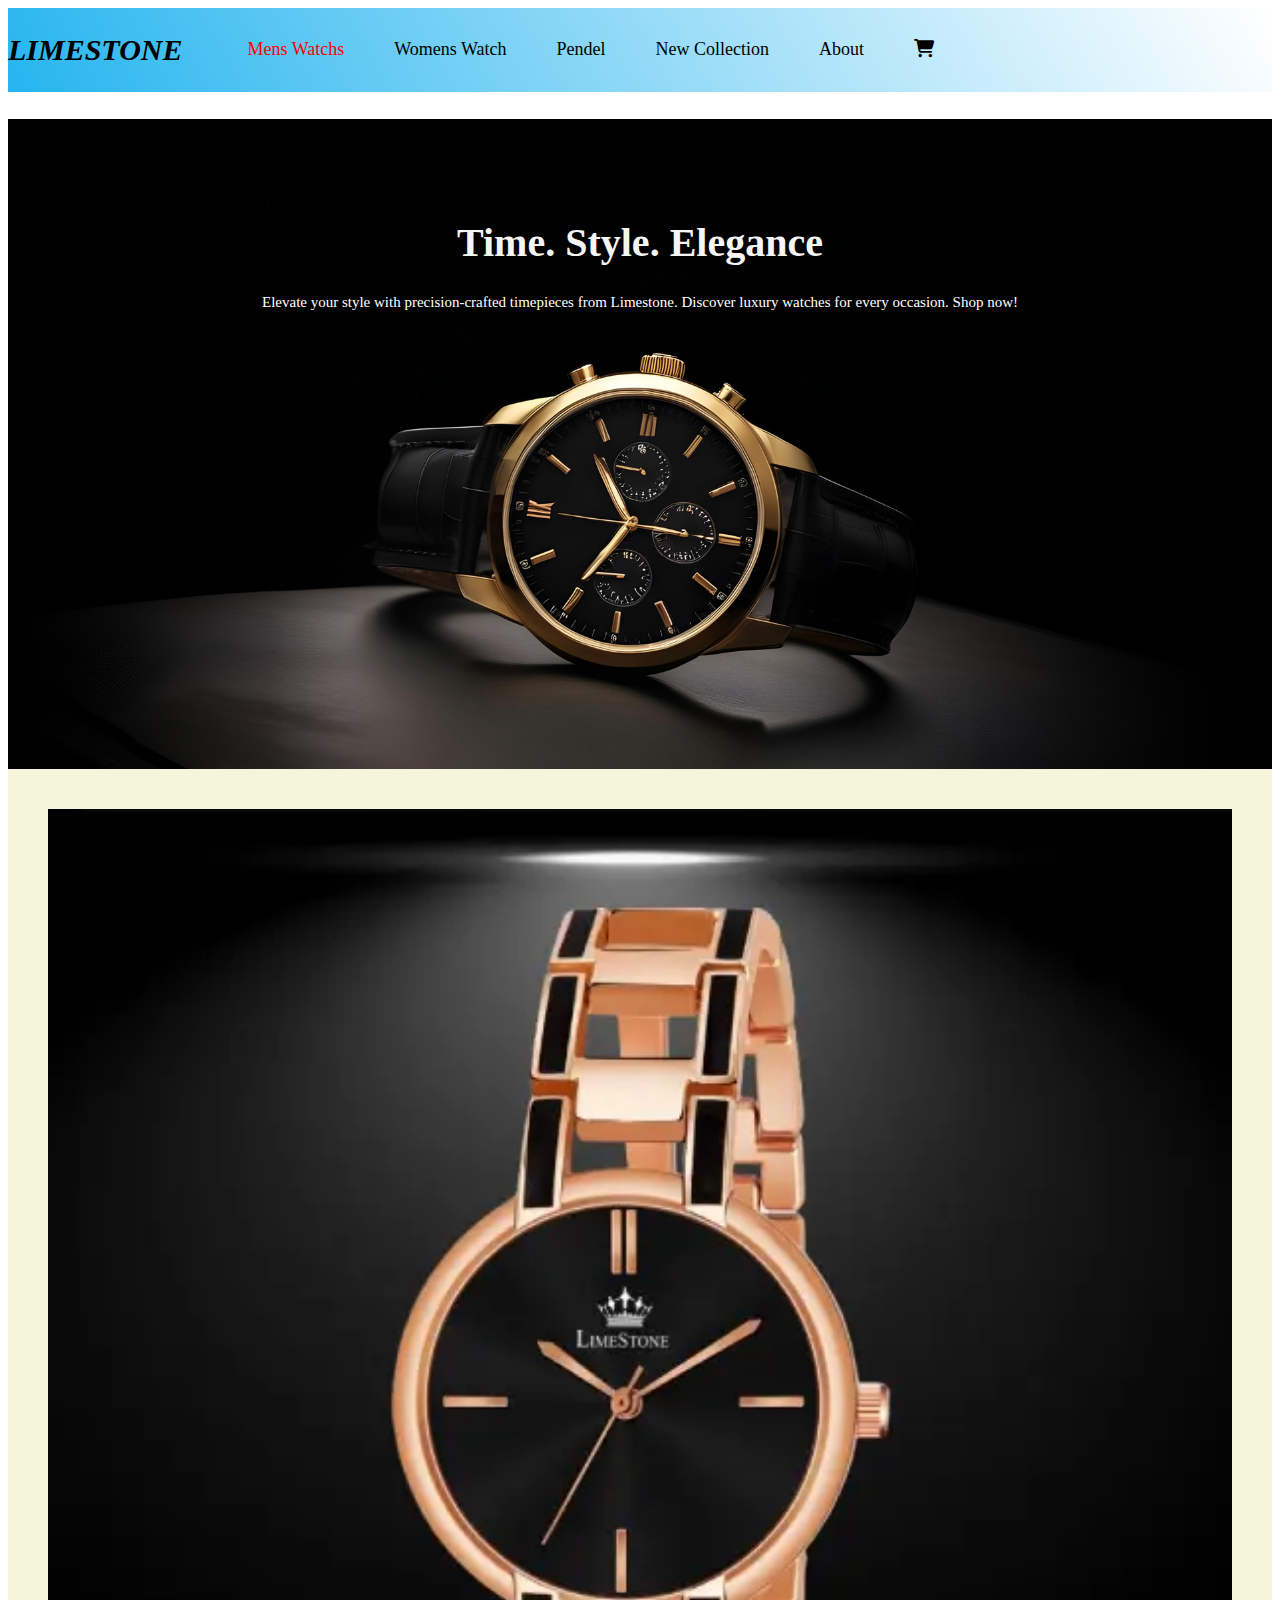
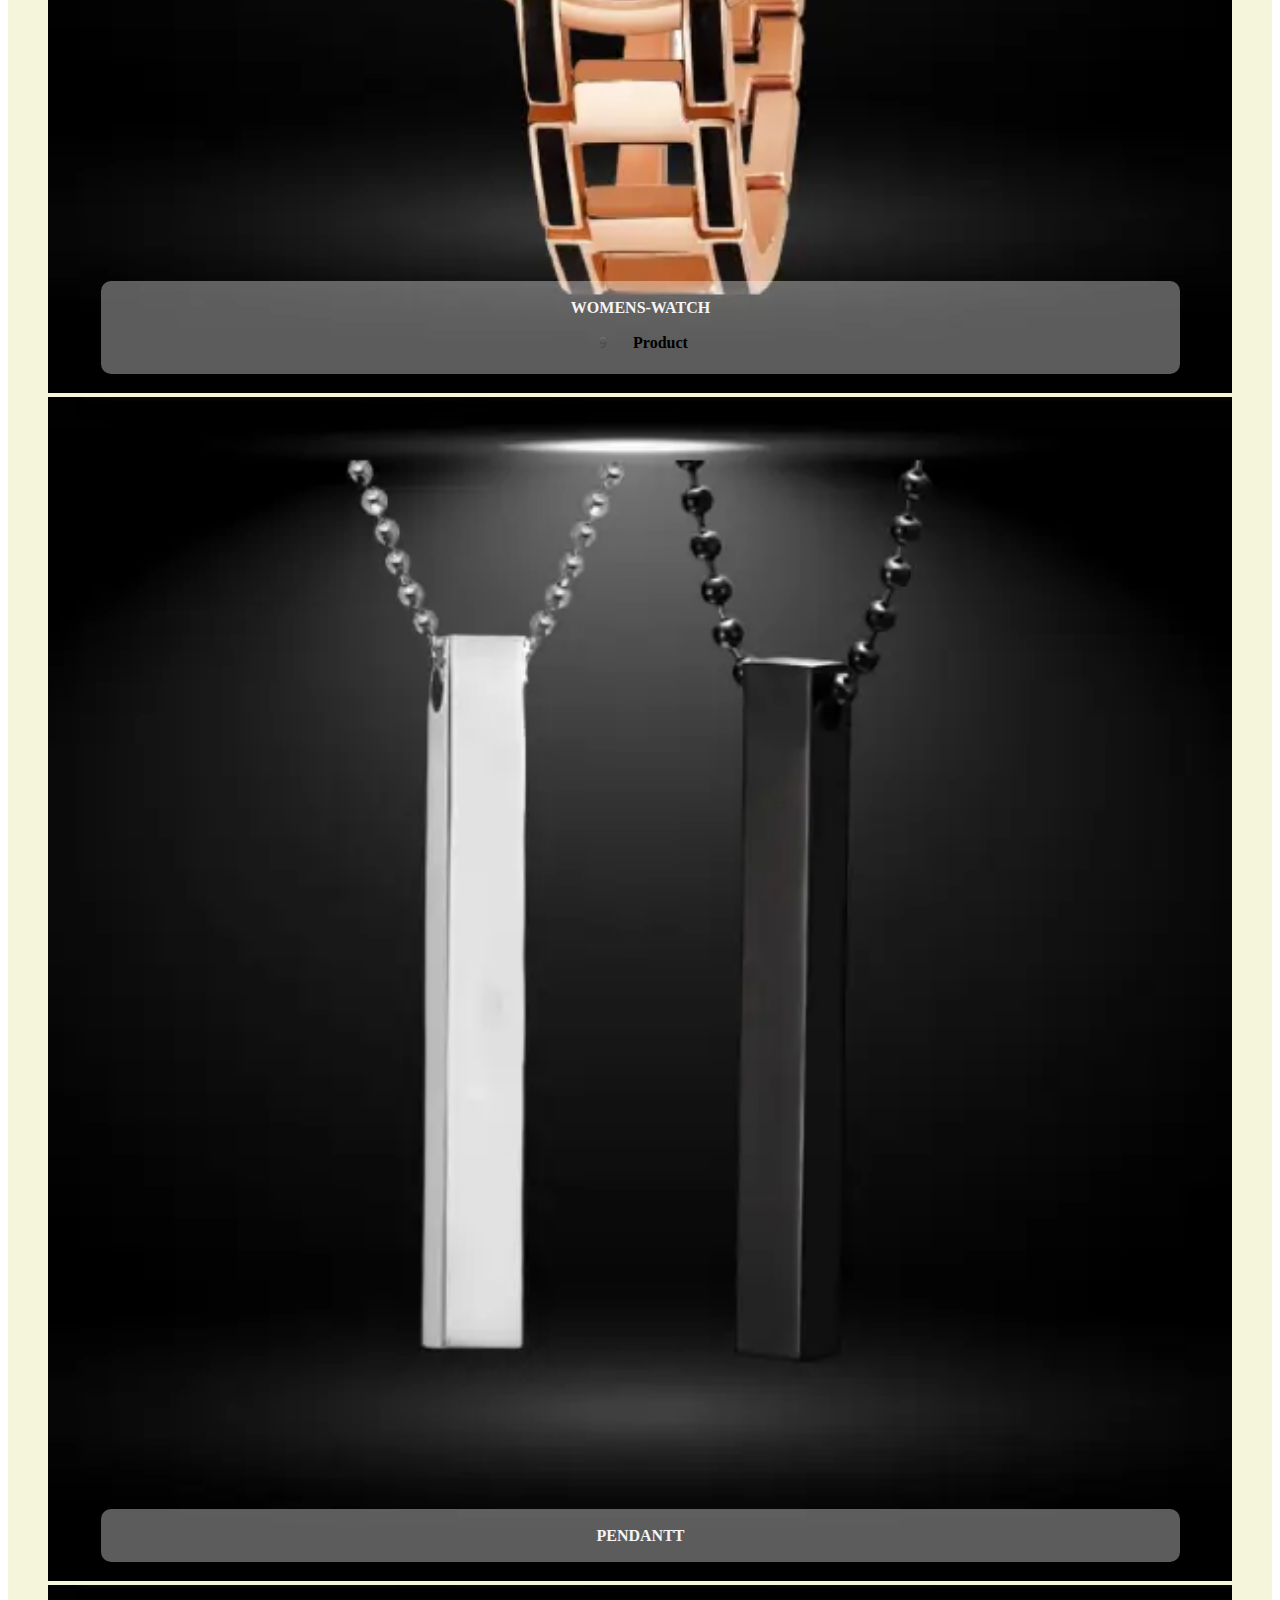
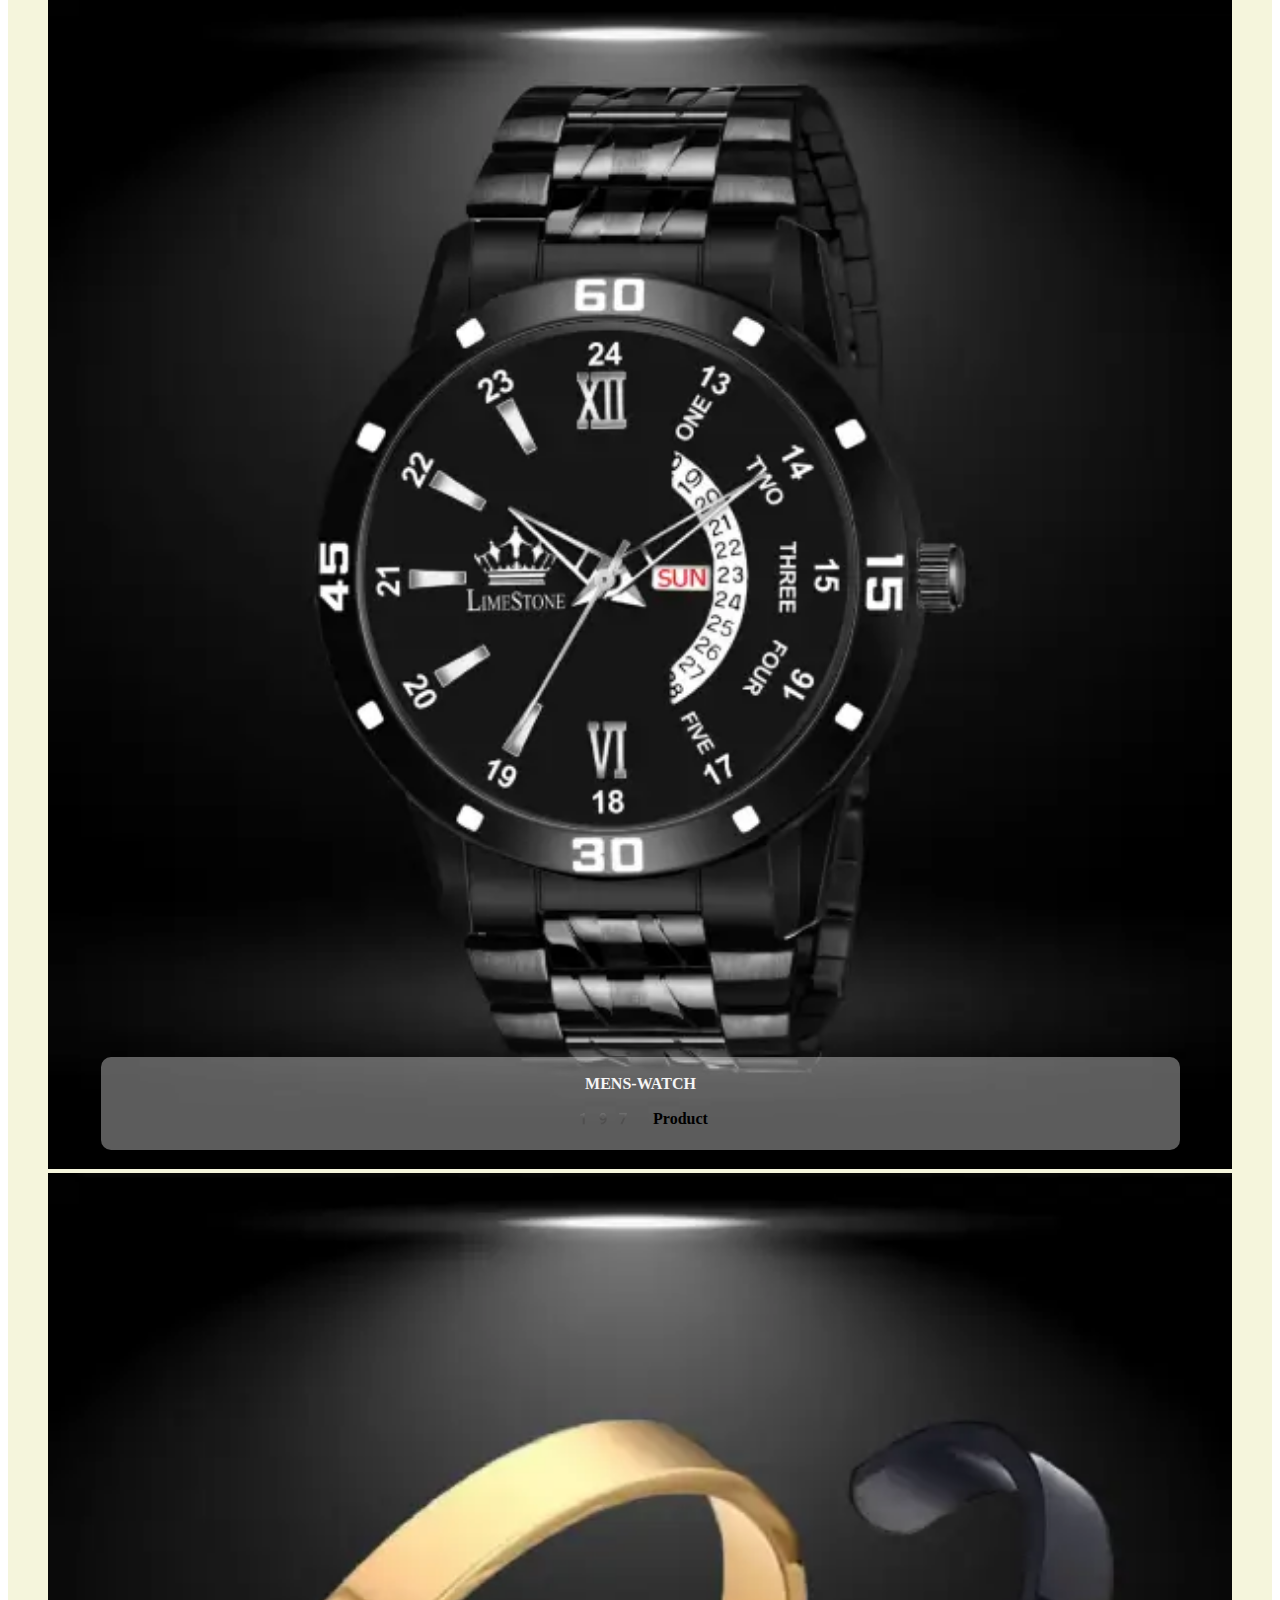
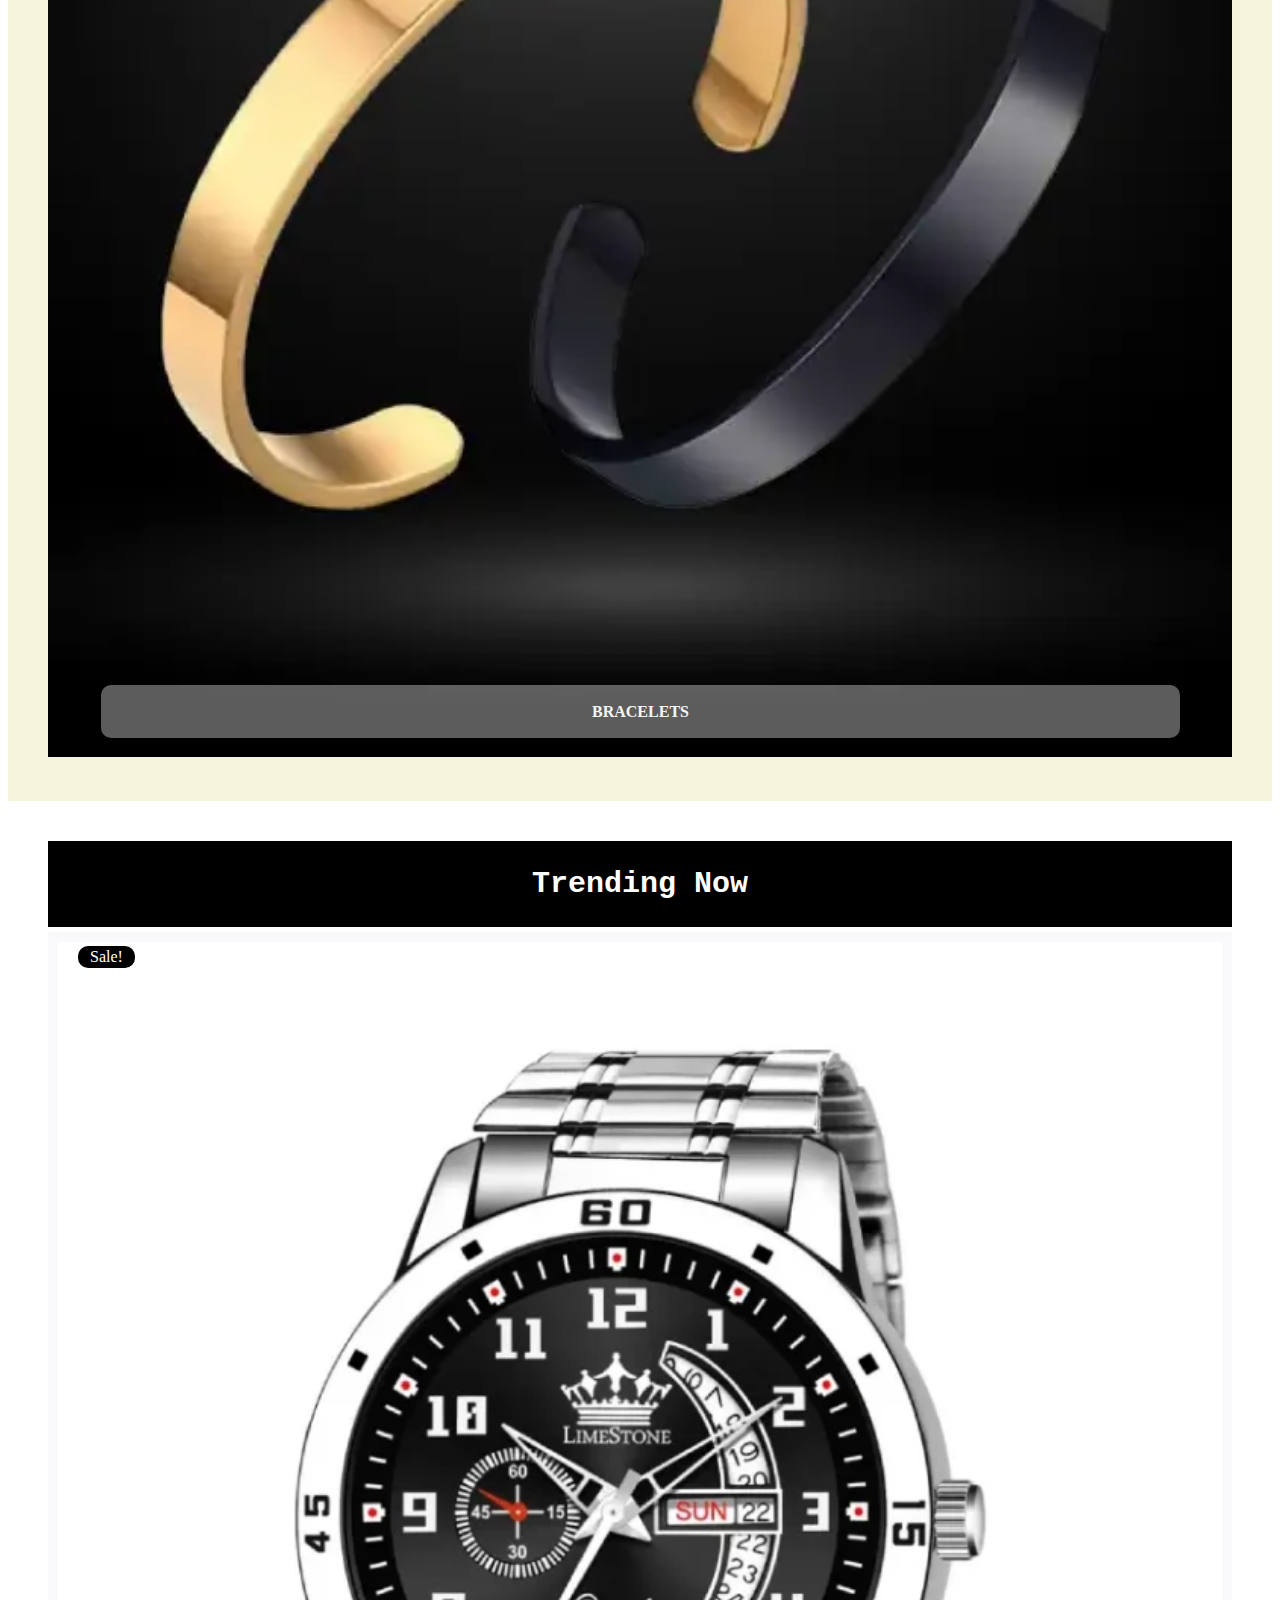
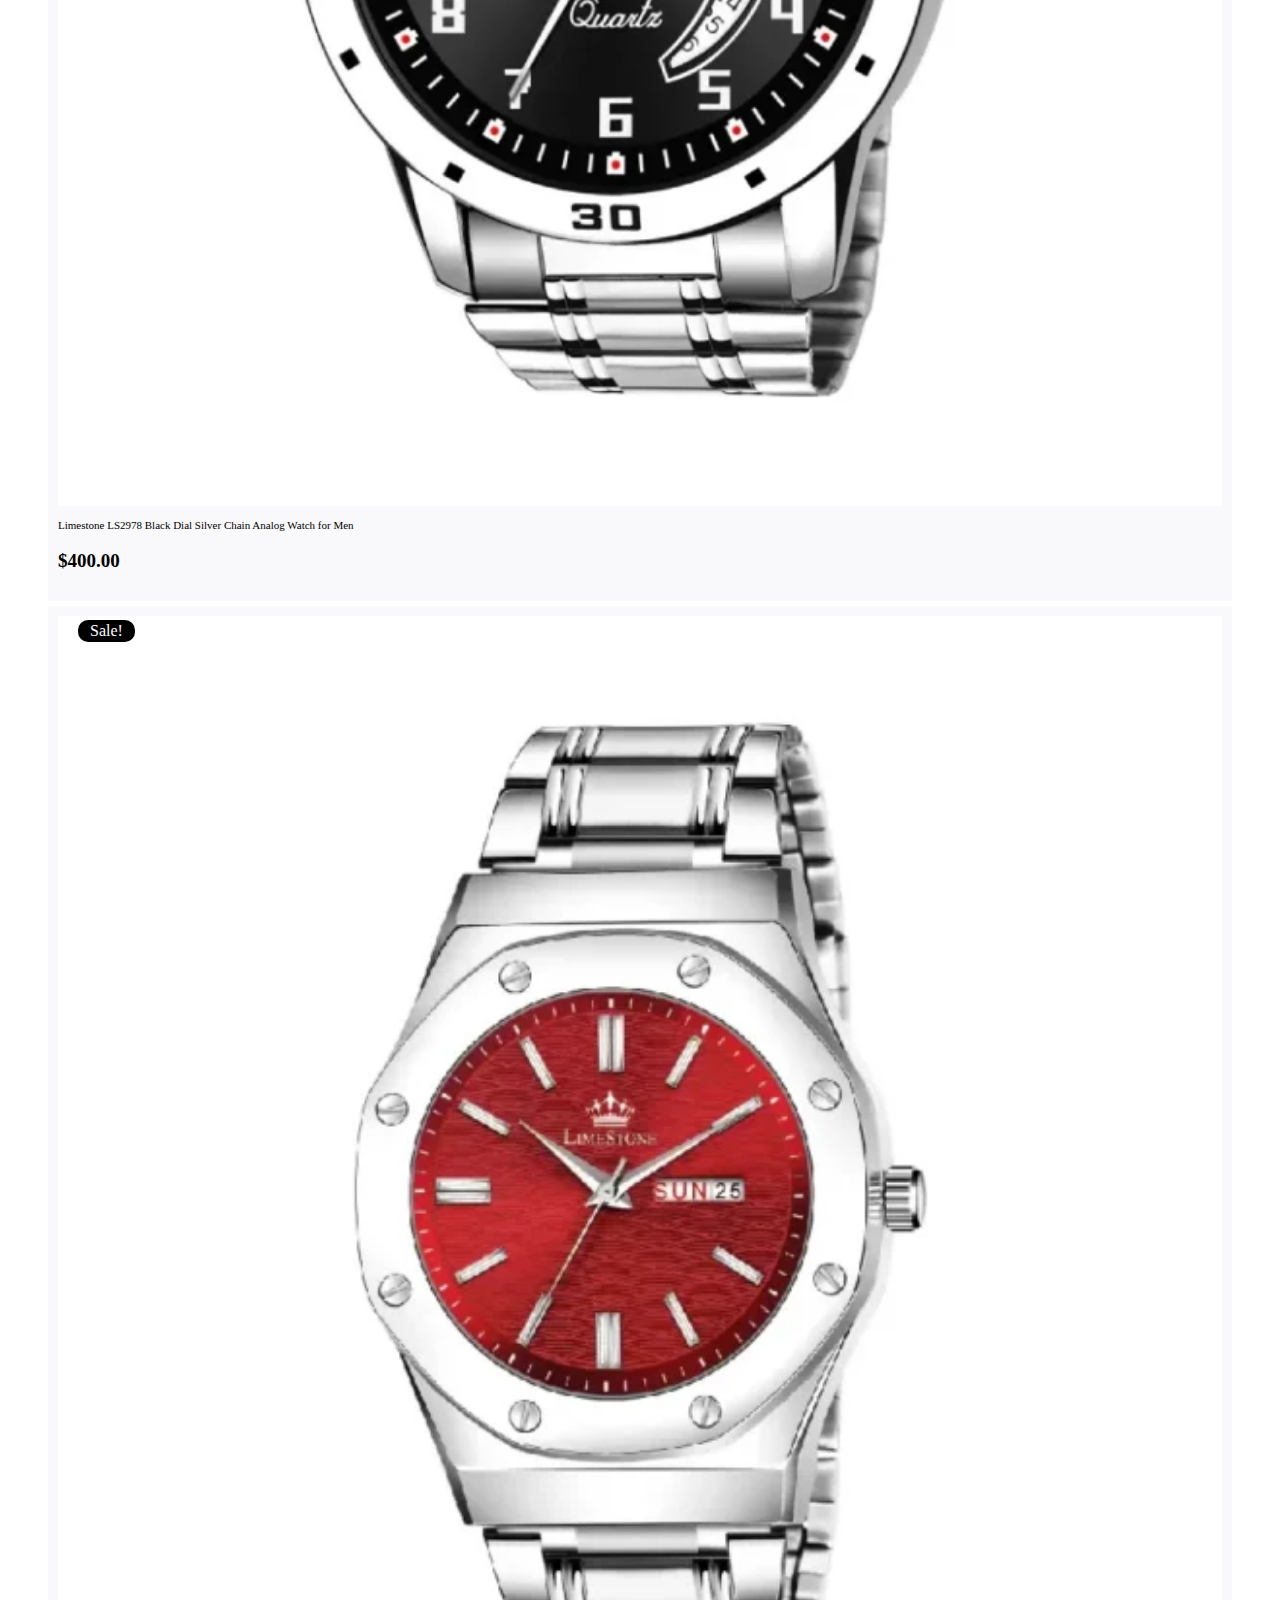
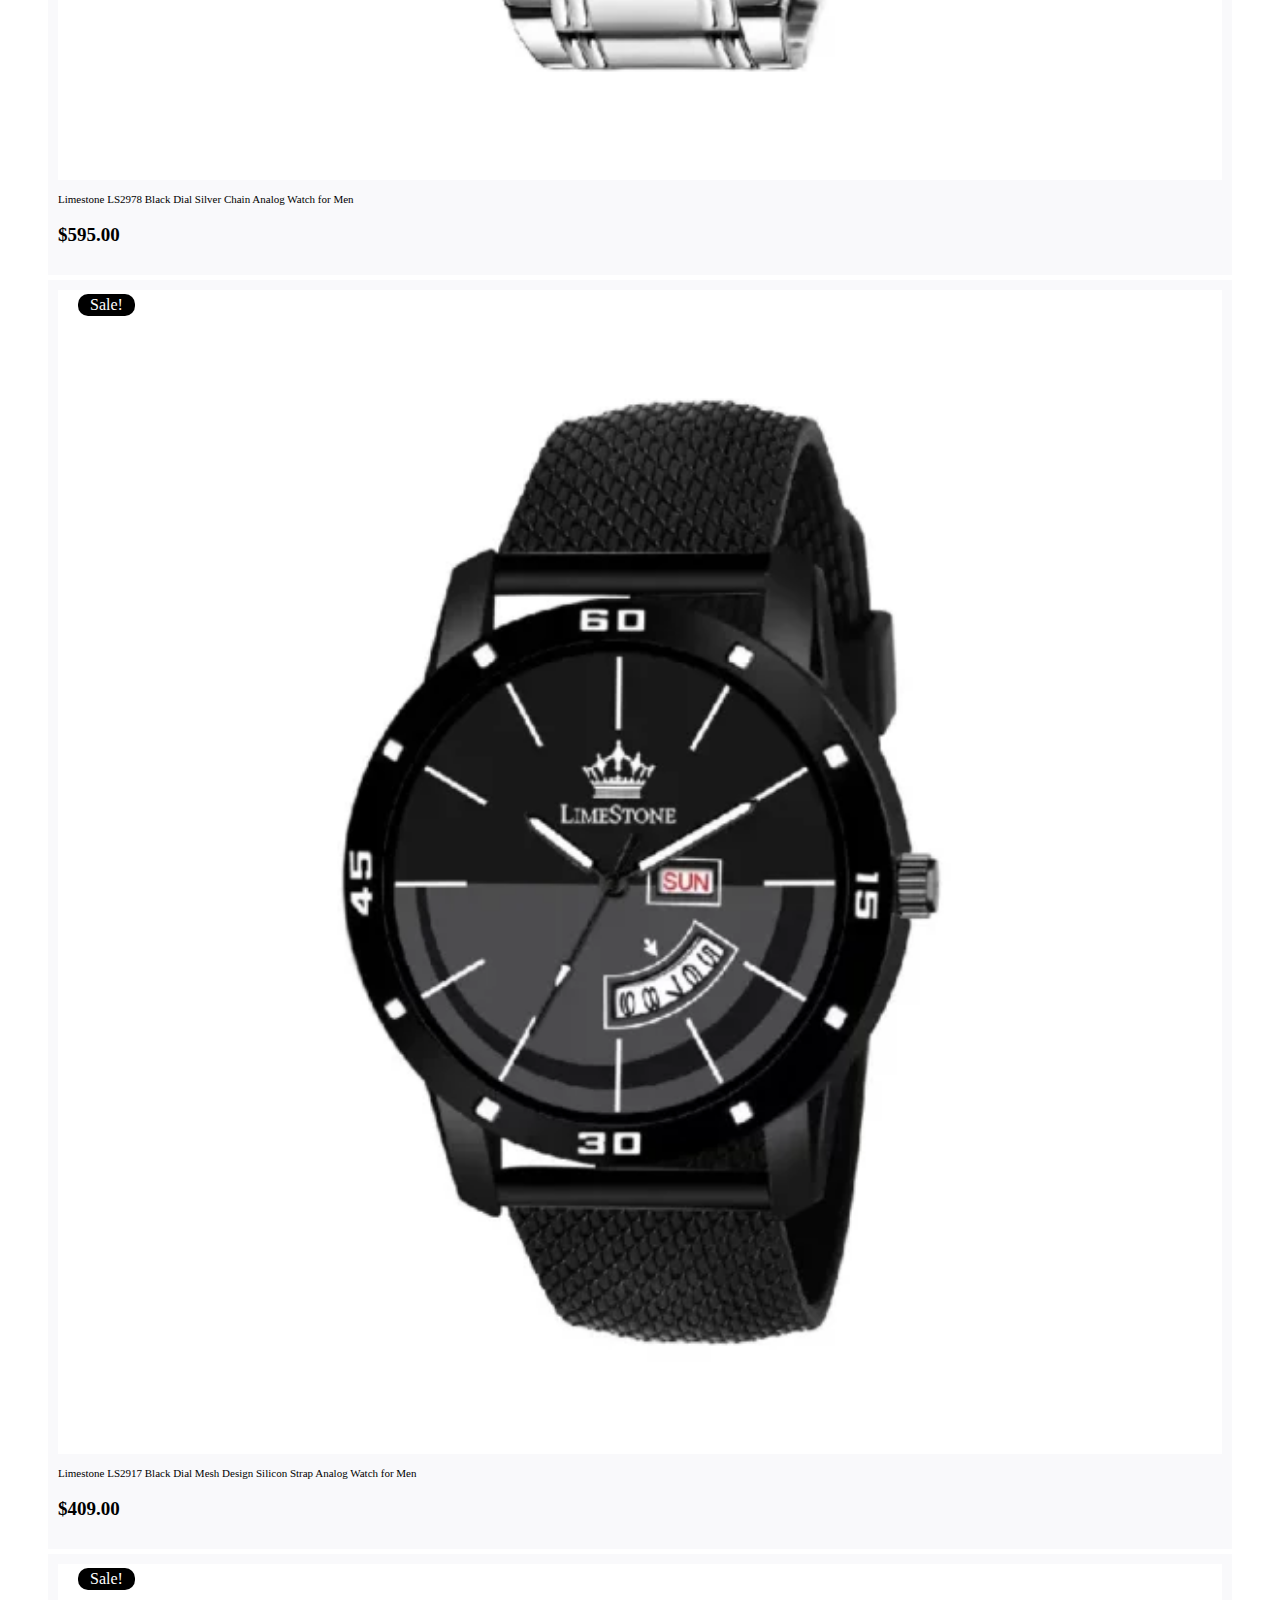
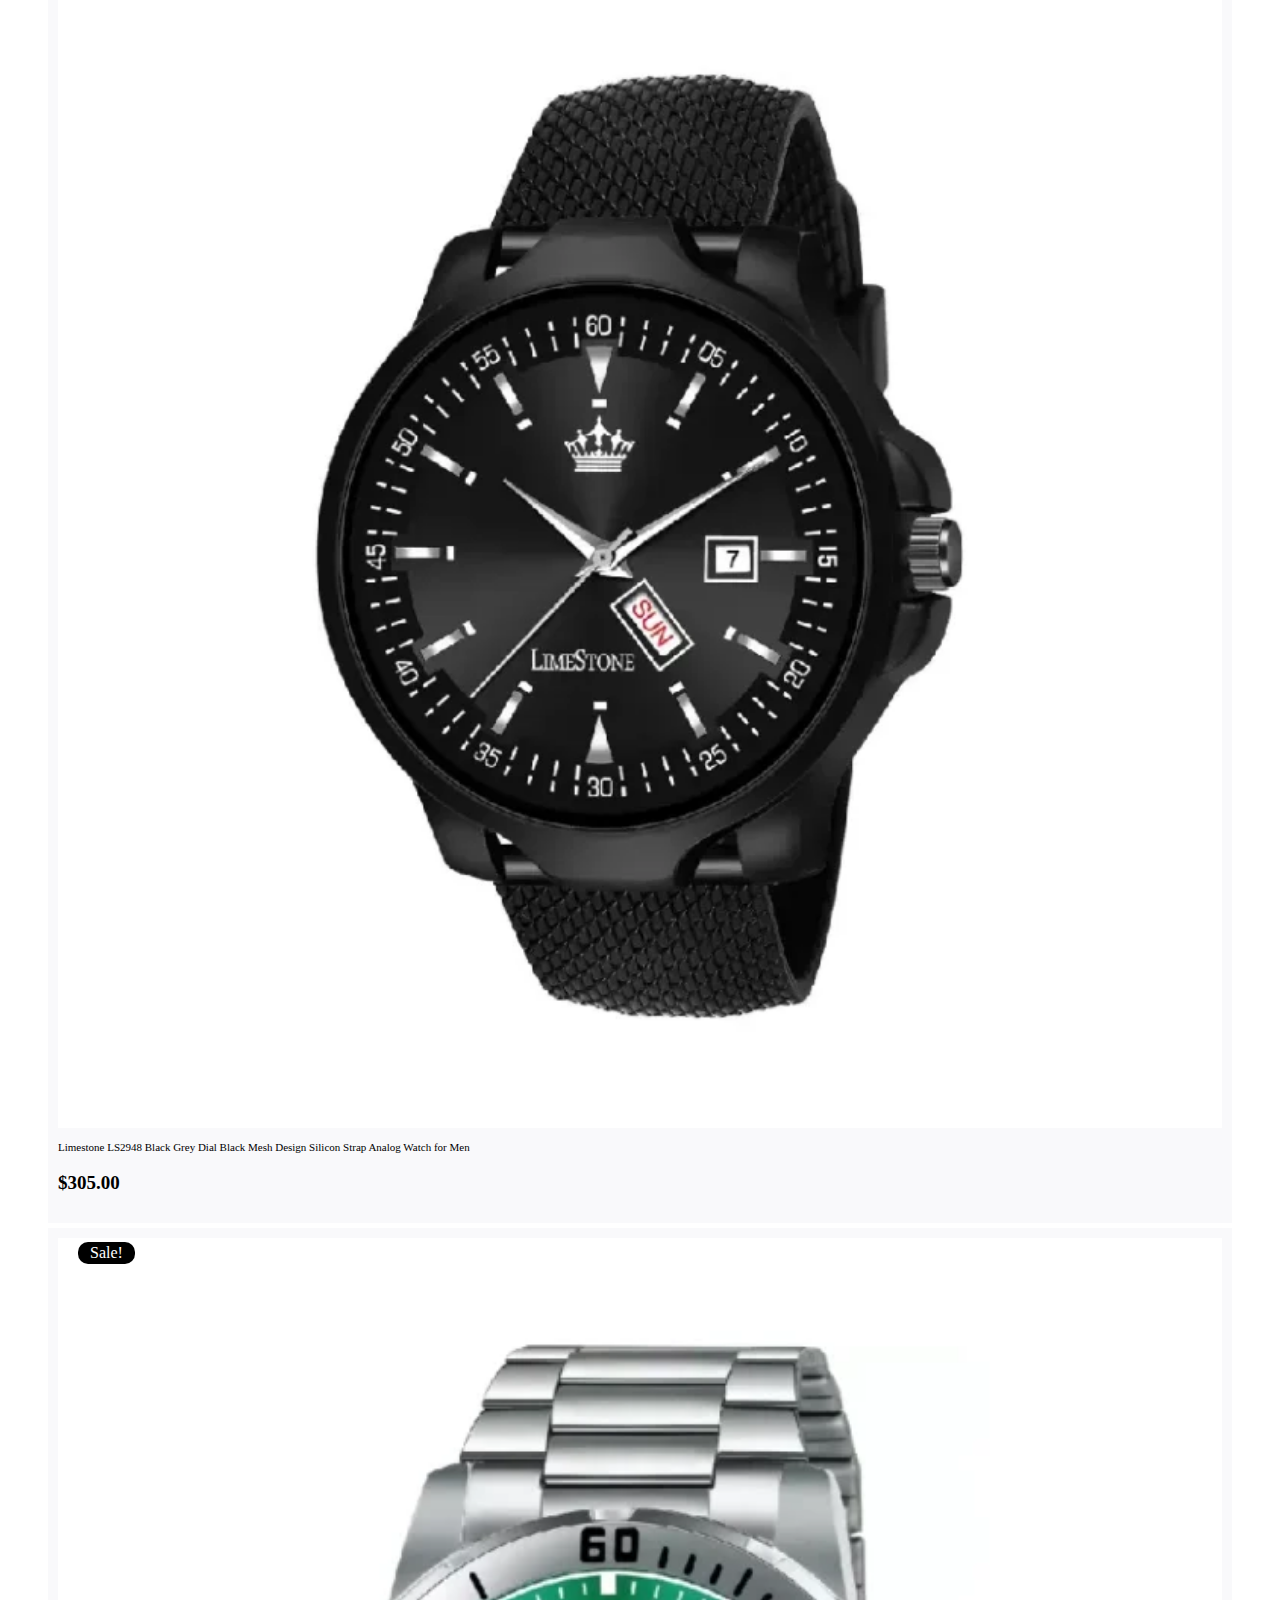
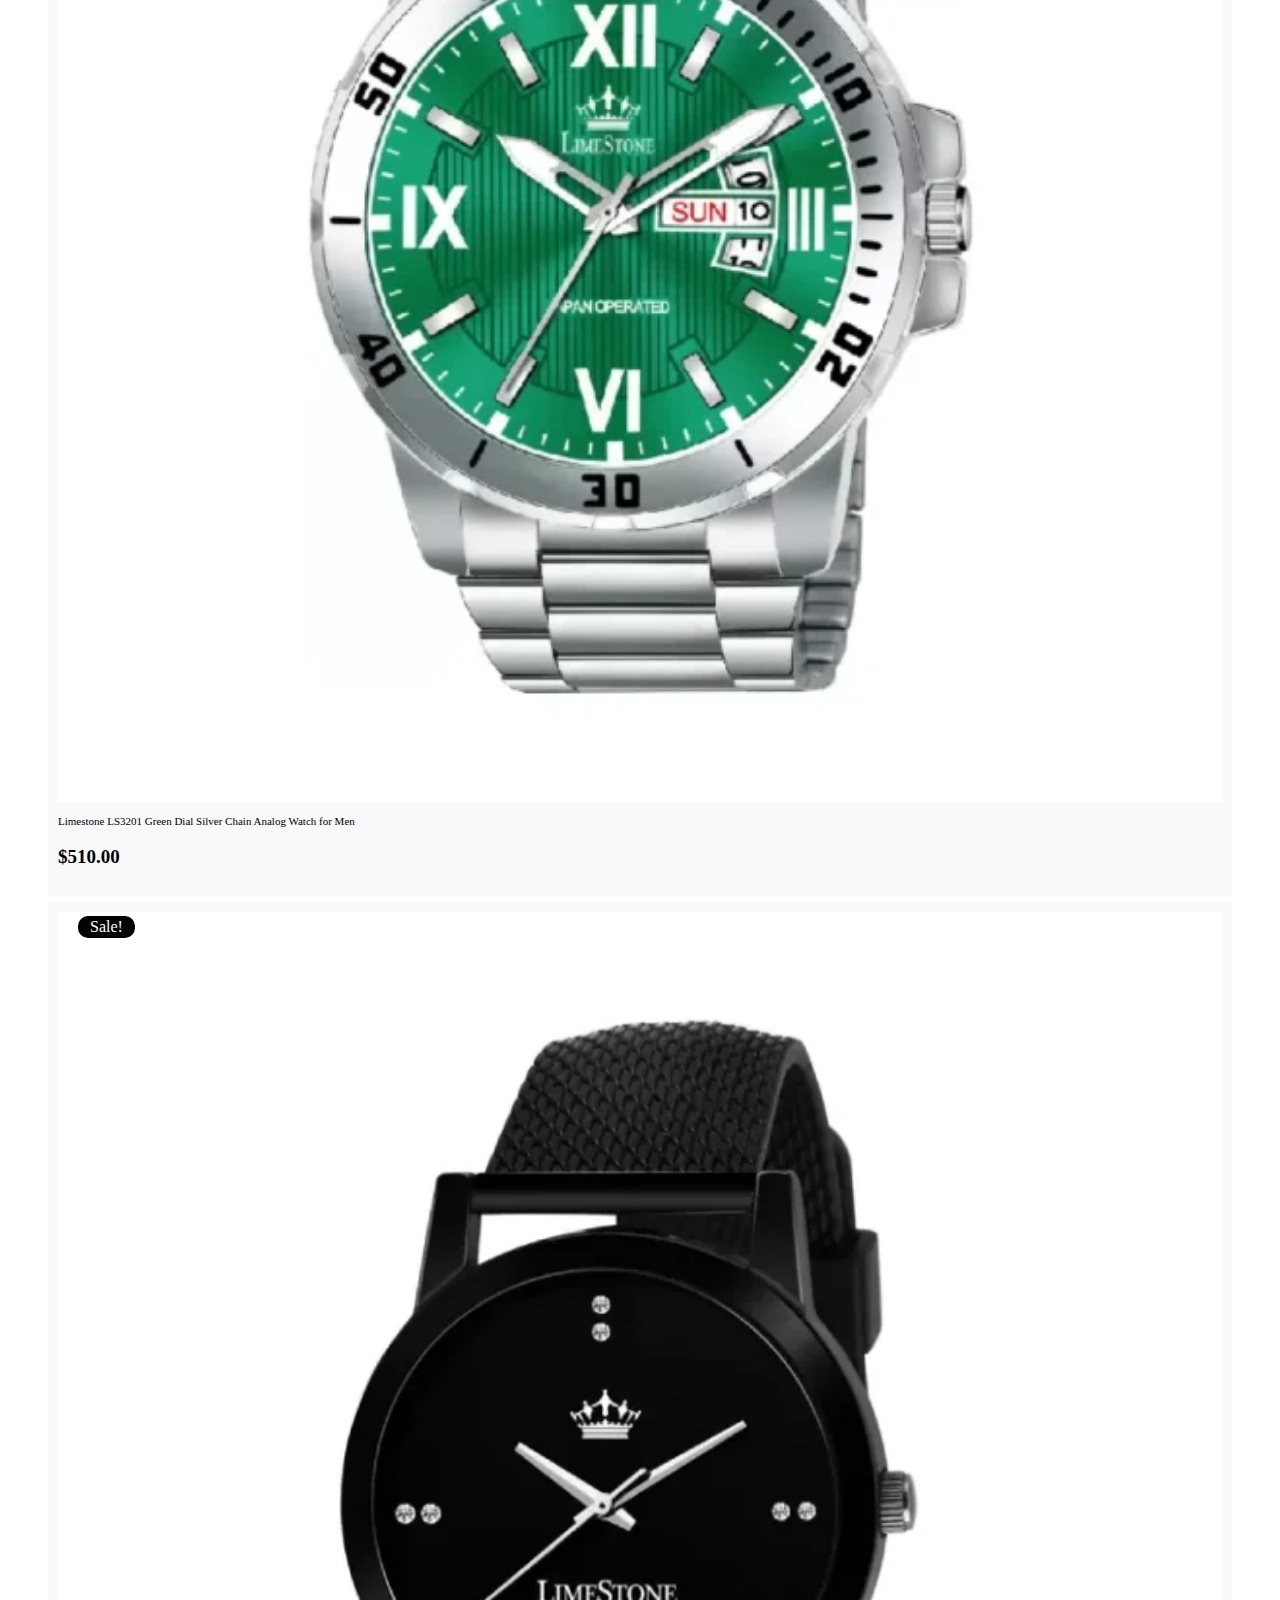
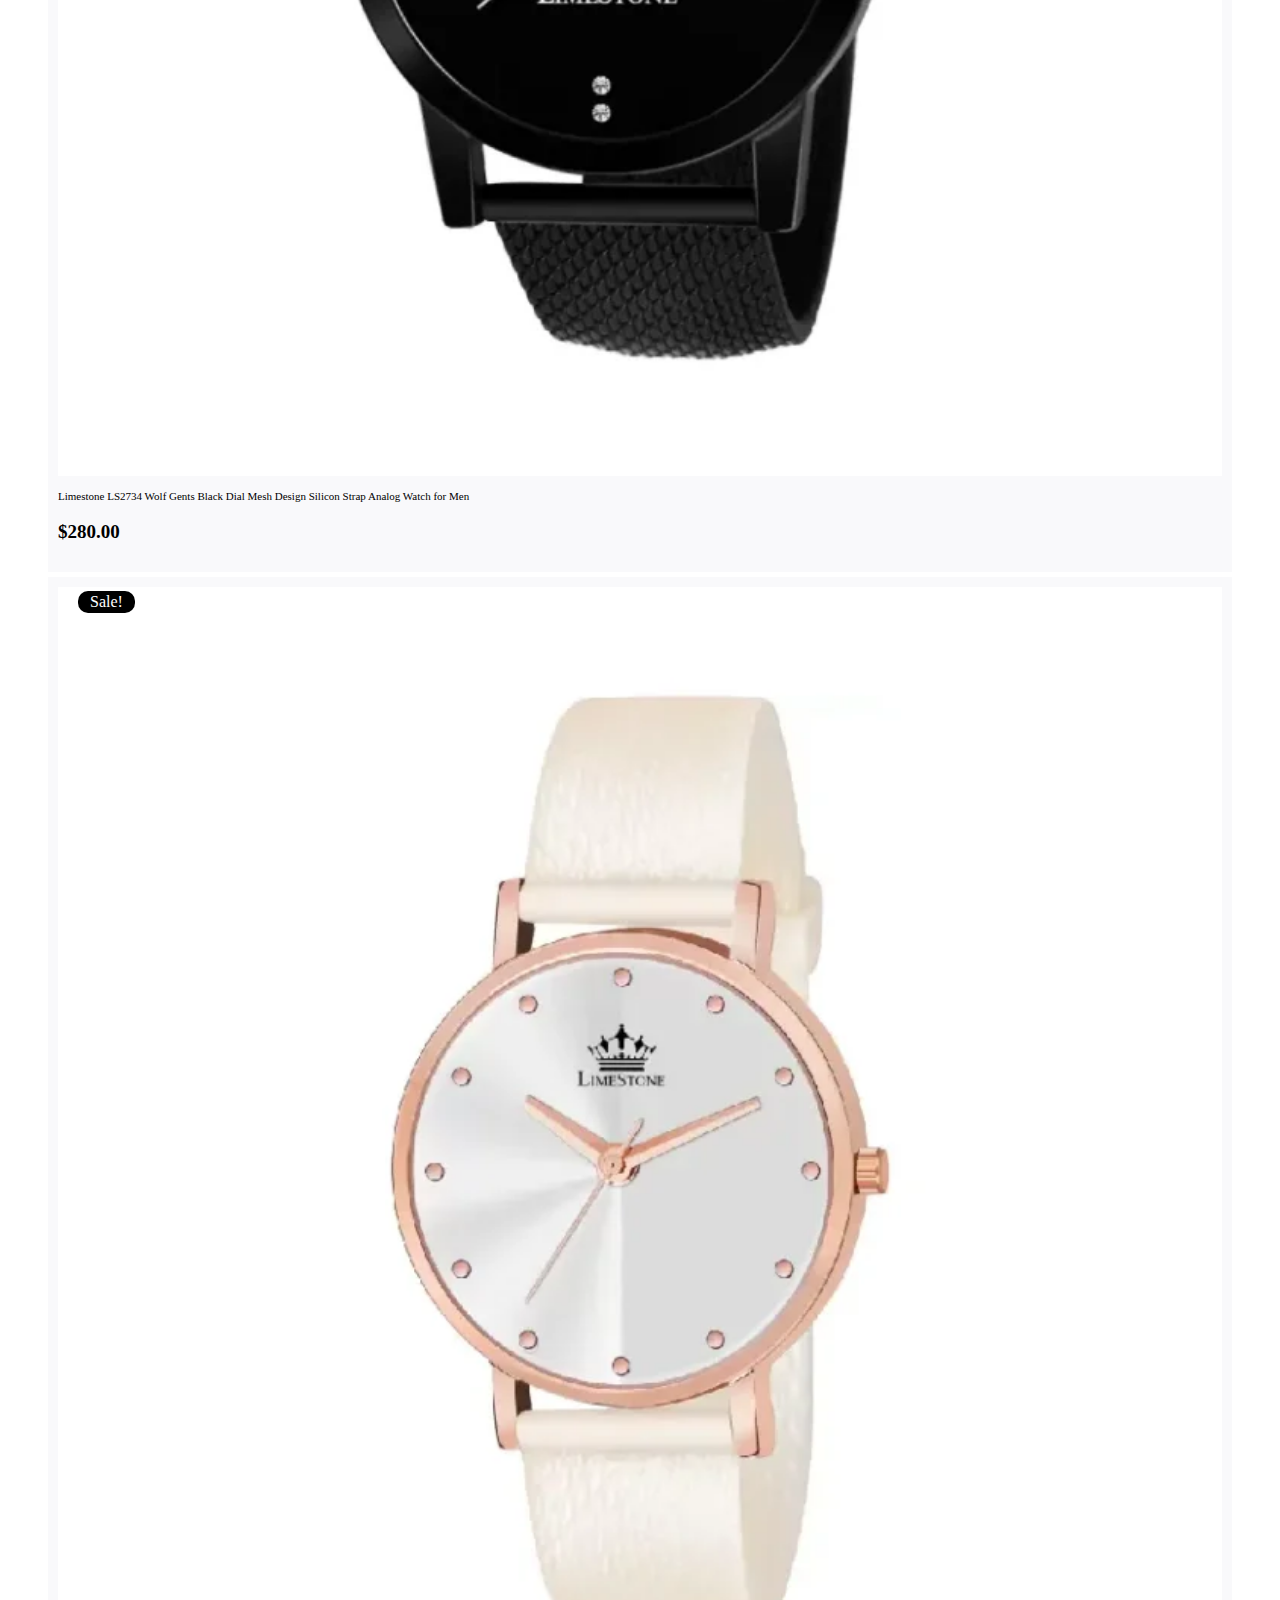
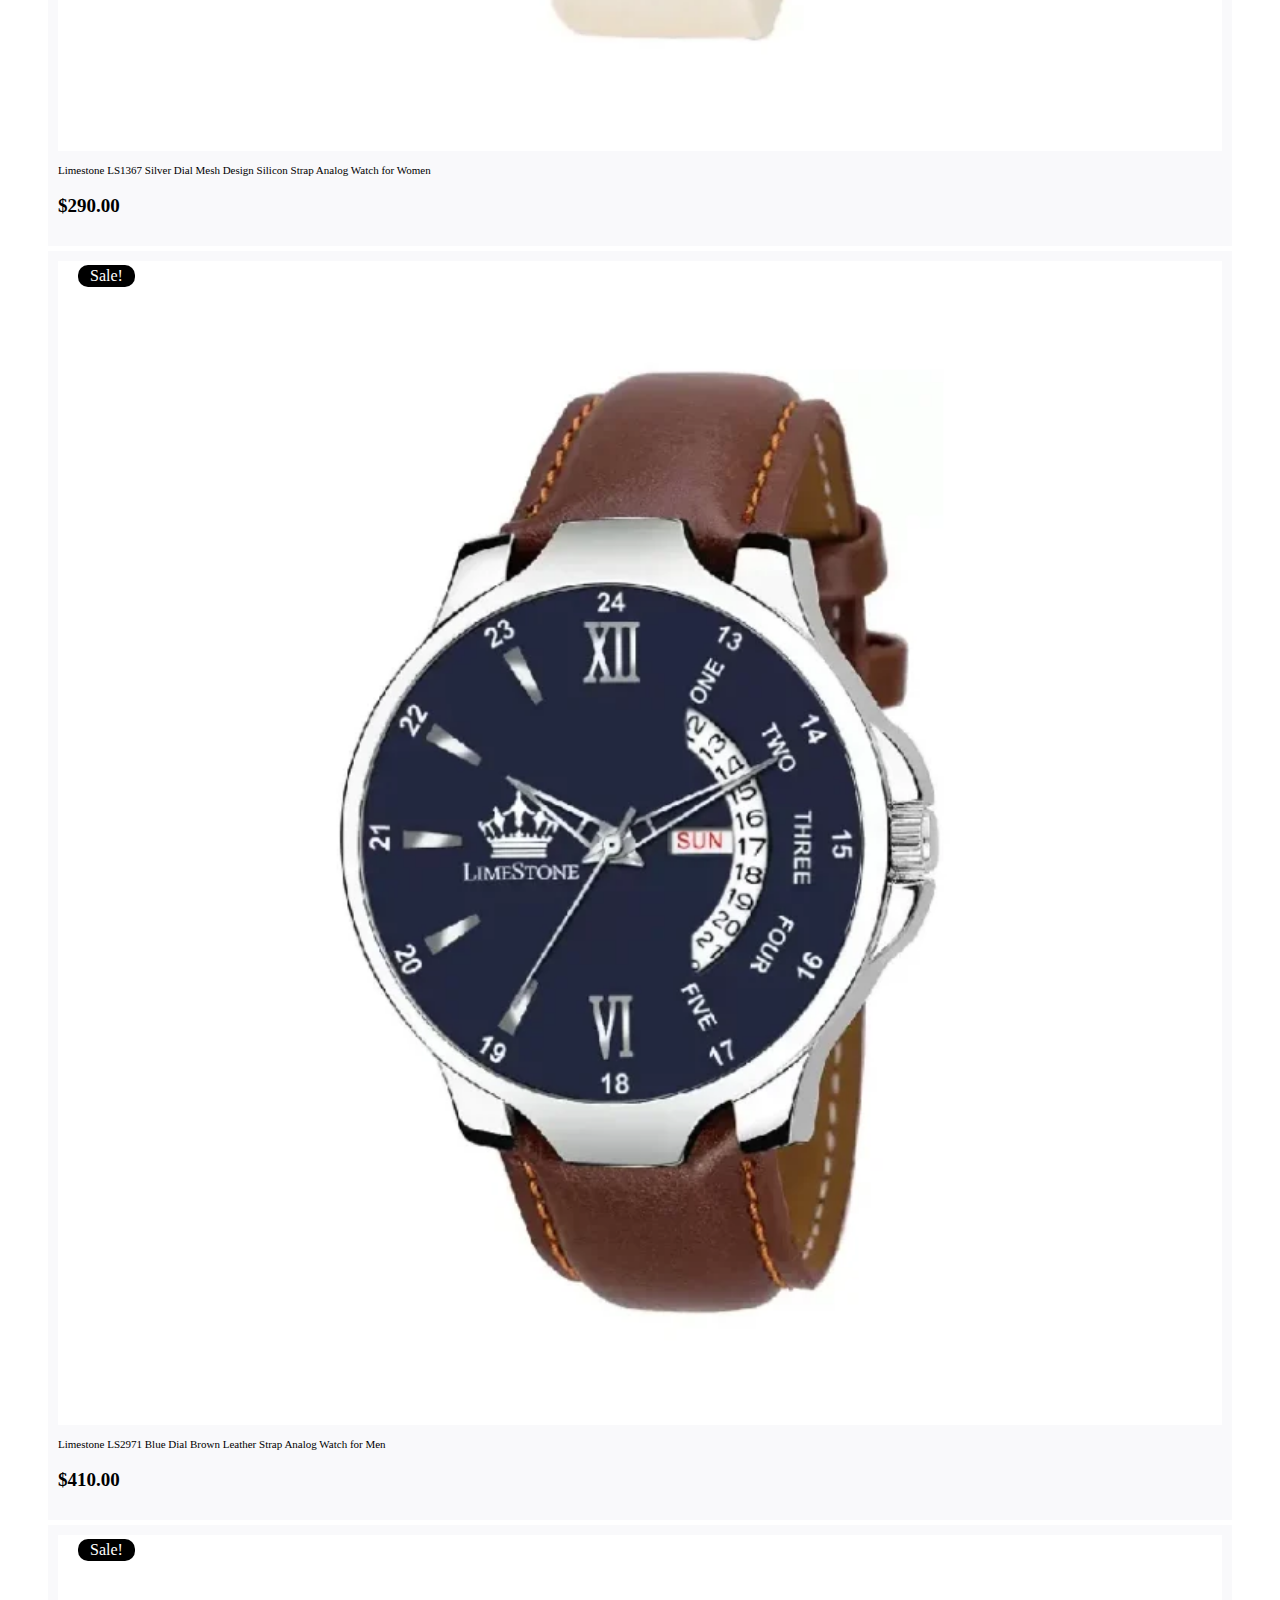
<file: index.html>
<!doctype html>
<html lang="en">
  <head>
    
    <meta charset="utf-8">
    <meta name="viewport" content="width=device-width, initial-scale=1">

    
    <link href="https://cdn.jsdelivr.net/npm/bootstrap@5.0.2/dist/css/bootstrap.min.css" rel="stylesheet" integrity="sha384-EVSTQN3/azprG1Anm3QDgpJLIm9Nao0Yz1ztcQTwFspd3yD65VohhpuuCOmLASjC" crossorigin="anonymous">
    <link rel="stylesheet" href="assest/css/index.css">
    <link rel="stylesheet" href="https://cdnjs.cloudflare.com/ajax/libs/font-awesome/6.7.2/css/all.min.css">


    <title>Limestone!</title>
  </head>
  <body>
    <header class="head" id="head-section">
        <div class="main">
            <div class="container">
                <div class="heading-nm">
                  <a href="index.html">
                    <h2>LIMESTONE</h2>
                    </a>
                  <nav>
                <ul id="nvi"> 
                    <li><a href="mans-watch.html" class="active">Mens Watchs</a></li>
                    <li><a href="women-watchs.html">Womens Watch</a></li>
                    <li><a href="#">Pendel</a></li>
                    <li><a href="#">New Collection</a></li>
                    <li><a href="#">About</a></li>

                    <li id="shop" onclick="Shop()"><a href="#"><i class="fa-solid fa-cart-shopping"></i></a> </li>
                   
                </ul>
                <li id="bar" onclick="Bar()"> <i class="fa-solid fa-bars"></i></li> 
                <li id="close" onclick="Close()"><i class="fa-solid fa-xmark"></i></li>
               
                  </nav>
                </div>
              </div>
        </div>
    </header>

    <div class="bck-img">
                  <div class="bck">
                        <div class="title">
                          <h1>Time. Style. Elegance</h1>
                          <p>Elevate your style with precision-crafted timepieces from Limestone. Discover luxury watches for every occasion. Shop now!</p>
                        </div>

                        <!-- <div class="sid-img">
                          <img src="assest/images/watch.jpg">
                        </div> -->
                  </div>
    </div>

    <div class="product">
          <div class="container">
                <div class="row mb-3">
                      <div class="col-lg-3 col-mb-3 product-img">
                          <img src="assest/images/Womens-Watchs.webp">
                          <div class="women-info">
                            <h1>Womens-Watch</h1>
                            <p>9 Product</p>
                          </div>
                       </div>

              <div class="col-lg-3 col-mb-3 product-img">
                  <img src="assest/images/Pendant.webp">
                  <div class="women-info">
                            <h1>PENDANTt</h1>
                            
                          </div>
              </div>

              <div class="col-lg-3 col-mb-3  product-img">
                  <img src="assest/images/Mens-Watch.webp">
                  <div class="women-info">
                            <h1>Mens-Watch</h1>
                            <p>197 Product</p>
                          </div>
              </div>

              <div class="col-lg-3 col-mb-3 product-img">
                 <img src="assest/images/Bracelets.webp">
                 <div class="women-info">
                            <h1>Bracelets</h1>
                           
                          </div>
              </div>

                </div>
          </div>
    </div>

          <div class="tread-info">
            <div class="container">
              <div class="tread">
                <h1>Trending Now</h1>
              </div>
              <div class="row pp">
                <div class="col-lg-3 col-mb-4 ">
                  <div class="tread-img">
                  <span>Sale!</span>
                  <img src="assest/images/analog-watch.webp">
                  <div class="summery">
                    <h2>Limestone LS2978 Black Dial Silver Chain Analog Watch for Men</h2>
                    <h3>$400.00</h3>
                  </div>
                  </div>
                </div>

                <div class="col-lg-3 col-mb-3 ">
                  <div class="tread-img">
                  <span>Sale!</span>
                  <img src="assest/images/chain-analog.webp">
                  <div class="summery">
                    <h2>Limestone LS2978 Black Dial Silver Chain Analog Watch for Men</h2>
                    <h3>$595.00</h3>
                  </div>
                  </div>
                </div>

                <div class="col-lg-3 col-mb-3 ">
                  <div class="tread-img">
                  <span>Sale!</span>
                  <img src="assest/images/mesh-watch.webp">
                  <h5>Out of Stock</h5>
                  <div class="summery">
                    <h2>Limestone LS2917 Black Dial Mesh Design Silicon Strap Analog Watch for Men</h2>
                    <h3>$409.00</h3>
                  </div>
                  </div>
                </div>

                <div class="col-lg-3 col-mb-3 ">
                  <div class="tread-img">
                  <span>Sale!</span>
                  <img src="assest/images/silicon-strap.webp">
                  <div class="summery">
                    <h2>Limestone LS2948 Black Grey Dial Black Mesh Design Silicon Strap Analog Watch for Men</h2>
                    <h3>$305.00</h3>
                  </div>
                  </div>
                </div>

                <div class="col-lg-3 col-mb-3">
                  <div class=" tread-img">
                  <span>Sale!</span>
                  <img src="assest/images/limestone-green.webp">
                  <div class="summery">
                    <h2>Limestone LS3201 Green Dial Silver Chain Analog Watch for Men</h2>
                    <h3>$510.00</h3>
                  </div>
                  </div>
                </div>

                <div class="col-lg-3 col-mb-3 ">
                  <div class="tread-img">
                  <span>Sale!</span>
                  <img src="assest/images/wolf-gents.webp">
                  <h5>Out of Stock</h5>
                  <div class="summery">
                    <h2>Limestone LS2734 Wolf Gents Black Dial Mesh Design Silicon Strap Analog Watch for Men</h2>
                    <h3>$280.00</h3>
                  </div>
                  </div>
                </div>

                <div class="col-lg-3 col-mb-3 ">
                  <div class="tread-img">
                  <span>Sale!</span>
                  <img src="assest/images/limestone-gril.webp">
                  <div class="summery">
                    <h2>Limestone LS1367 Silver Dial Mesh Design Silicon Strap Analog Watch for Women</h2>
                    <h3>$290.00</h3>
                  </div>
                  </div>
                </div>

                <div class="col-lg-3 col-mb-3 ">
                  <div class="tread-img">
                  <span>Sale!</span>
                  <img src="assest/images/brown-leather.webp">
                  <div class="summery">
                    <h2>Limestone LS2971 Blue Dial Brown Leather Strap Analog Watch for Men</h2>
                    <h3>$410.00</h3>
                  </div>
                  </div>
                </div>

                <div class="col-lg-3 col-mb-3 ">
                  <div class="tread-img">
                  <span>Sale!</span>
                  <img src="assest/images/blue-dial.webp">
                  <div class="summery">
                    <h2>Limestone LS3010 Sun Ray Blue Dial Silver Chain Analog Watch for</h2>
                    <h3>$445.00</h3>
                  </div>
                  </div>
                </div>

                <div class="col-lg-3 col-mb-3 ">
                  <div class="tread-img">
                  <span>Sale!</span>
                  <img src="assest/images/olive-green.webp">
                  <h5>Out of Stock</h5>
                  <div class="summery">
                    <h2>LimestoneLIMESTONE LS3225 Olive Green Dial Silver Chain Analog Watch for Men</h2>
                    <h3>$480.00</h3>
                  </div>
                  </div>
                </div>

                <div class="col-lg-3 col-mb-3 ">
                  <div class="tread-img">
                  <span>Sale!</span>
                  <img src="assest/images/wine-grey.webp">
                  <div class="summery">
                    <h2>Limestone LS2729 Wine Grey Dial Brown Leather Strap Analog Watch</h2>
                    <h3>$560.00</h3>
                  </div>
                  </div>
                </div>

                <div class="col-lg-3 col-mb-3 ">
                  <div class="tread-img">
                  <span>Sale!</span>
                  <img src="assest/images/black-watch.webp">
                  <h5>Out of Stock</h5>
                  <div class="summery">
                    <h2>Limestone LS2985 Black Dial Black Leather Strap Analog Watch for Men</h2>
                    <h3>$600.00</h3>
                  </div>
                  </div>
                </div>
              </div>
            </div>

          </div>
    

                    <div class="eco-inner">
                      <div class="container">
                        <div class="row">
                          <div class="col-lg-6 col-mb-3 inner">
                                <img src="assest/images/ice-blue.webp">
                                <div class="time">
                                    <h2>DAYS</h2>
                                    <h2>HRS</h2>
                                    <h2>MINS</h2>
                                    <h2>SECS</h2>
                                </div>  
                        </div>


                        <div class="col-lg-6 col-mb-3">
                          <div class="inner-summery">
                            <h1>SALE UP TO 30%</h1>
                          </div>
                          <div class="deal">
                            <h1>Deal Of The Week</h1>
                          </div>
                              <div class="limestone">
                                <h2>Deal Of The Week Elevate your style with the Limestone LS1375 Designer Dial Mesh Strap Analog Watch for Women.</h2>
                                <ul>
                                  <li>Flower Designer Dial</li>
                                  <li>Quartz Mechanism</li>
                                  <li>Shock-Resistant</li>
                                </ul>

                                <h1>RS- 499</h1>
                                <button>  CLICK HERE</button>
                              </div>
                        </div>
                      </div>
                    </div>
                    </div>




   
    
<script>
      function Bar(){
        barrr= document.getElementById("bar")
        barrr.style.display="none"
        uldata = document.getElementById("nvi")
        uldata.style.transform="translateX(0px)";
        opandata = document.getElementById("close")
        opandata.style.display="block"

      } 
      function Close(){
        barrr= document.getElementById("bar")
        barrr.style.display="block"
        uldata = document.getElementById("nvi")
        uldata.style.transform="translateX(-1000px)";
        opandata = document.getElementById("close")
        opandata.style.display="none"
      } 
// function Shop(){
//          barrr= document.getElementById("bar")
//         barrr.style.display="none"
//         uldata = document.getElementById("nvi")
//         uldata.style.transform="translateY(0px)";
//         opandata = document.getElementById("close")
//         opandata.style.display="block"

//       } 
      
    </script>

    
  </body>
</html>
</file>
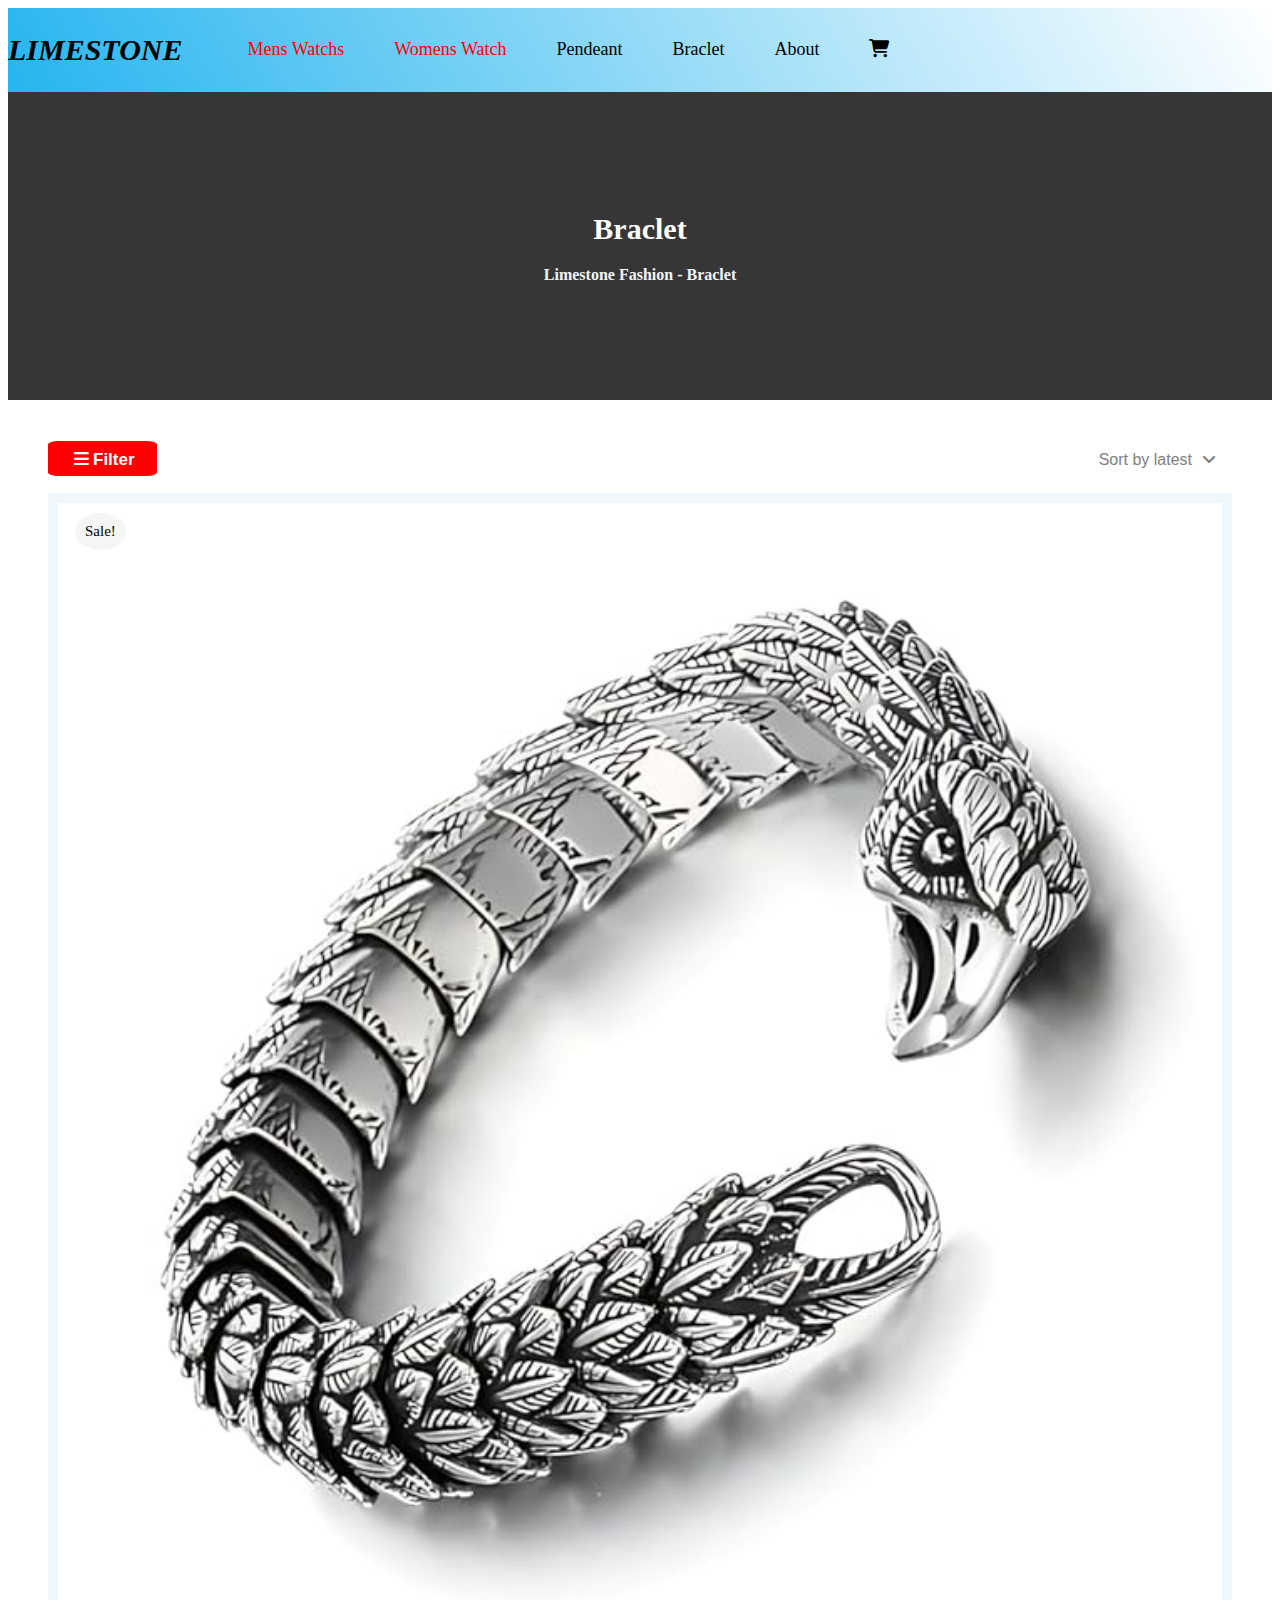
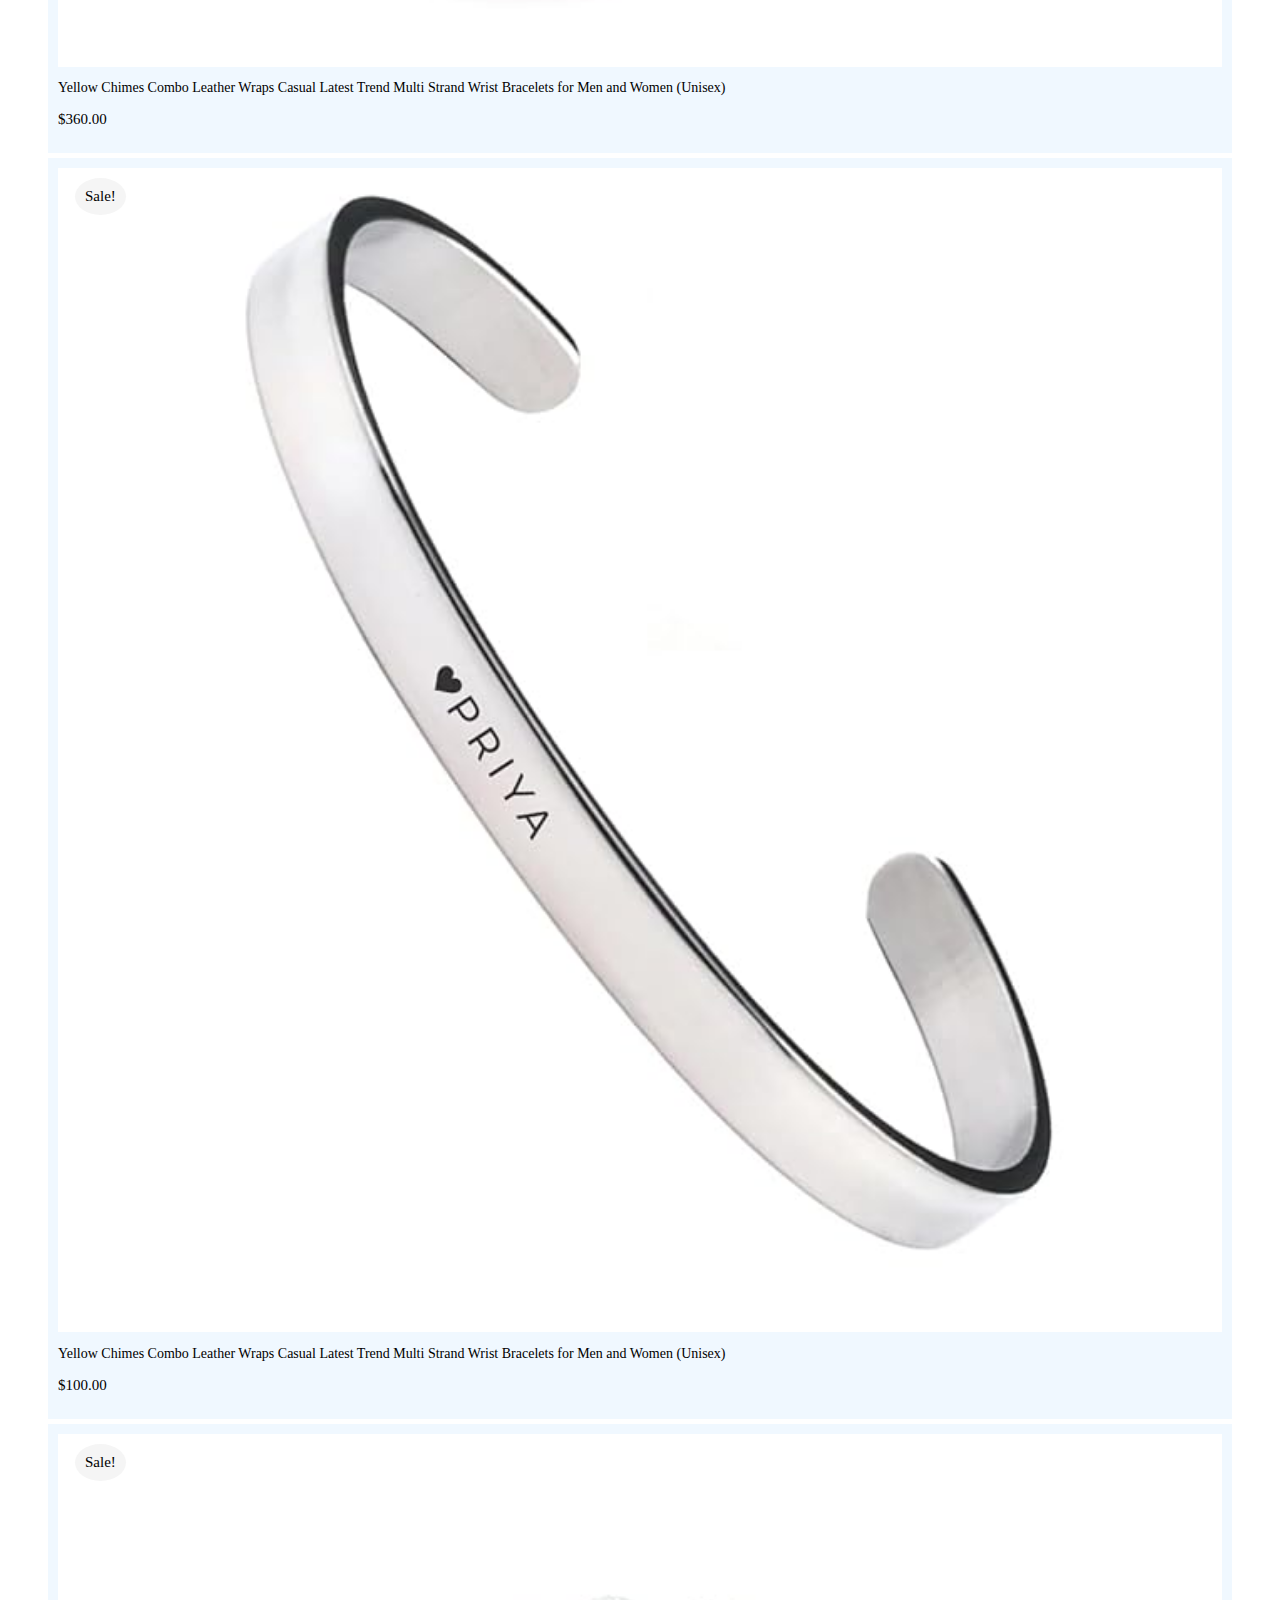
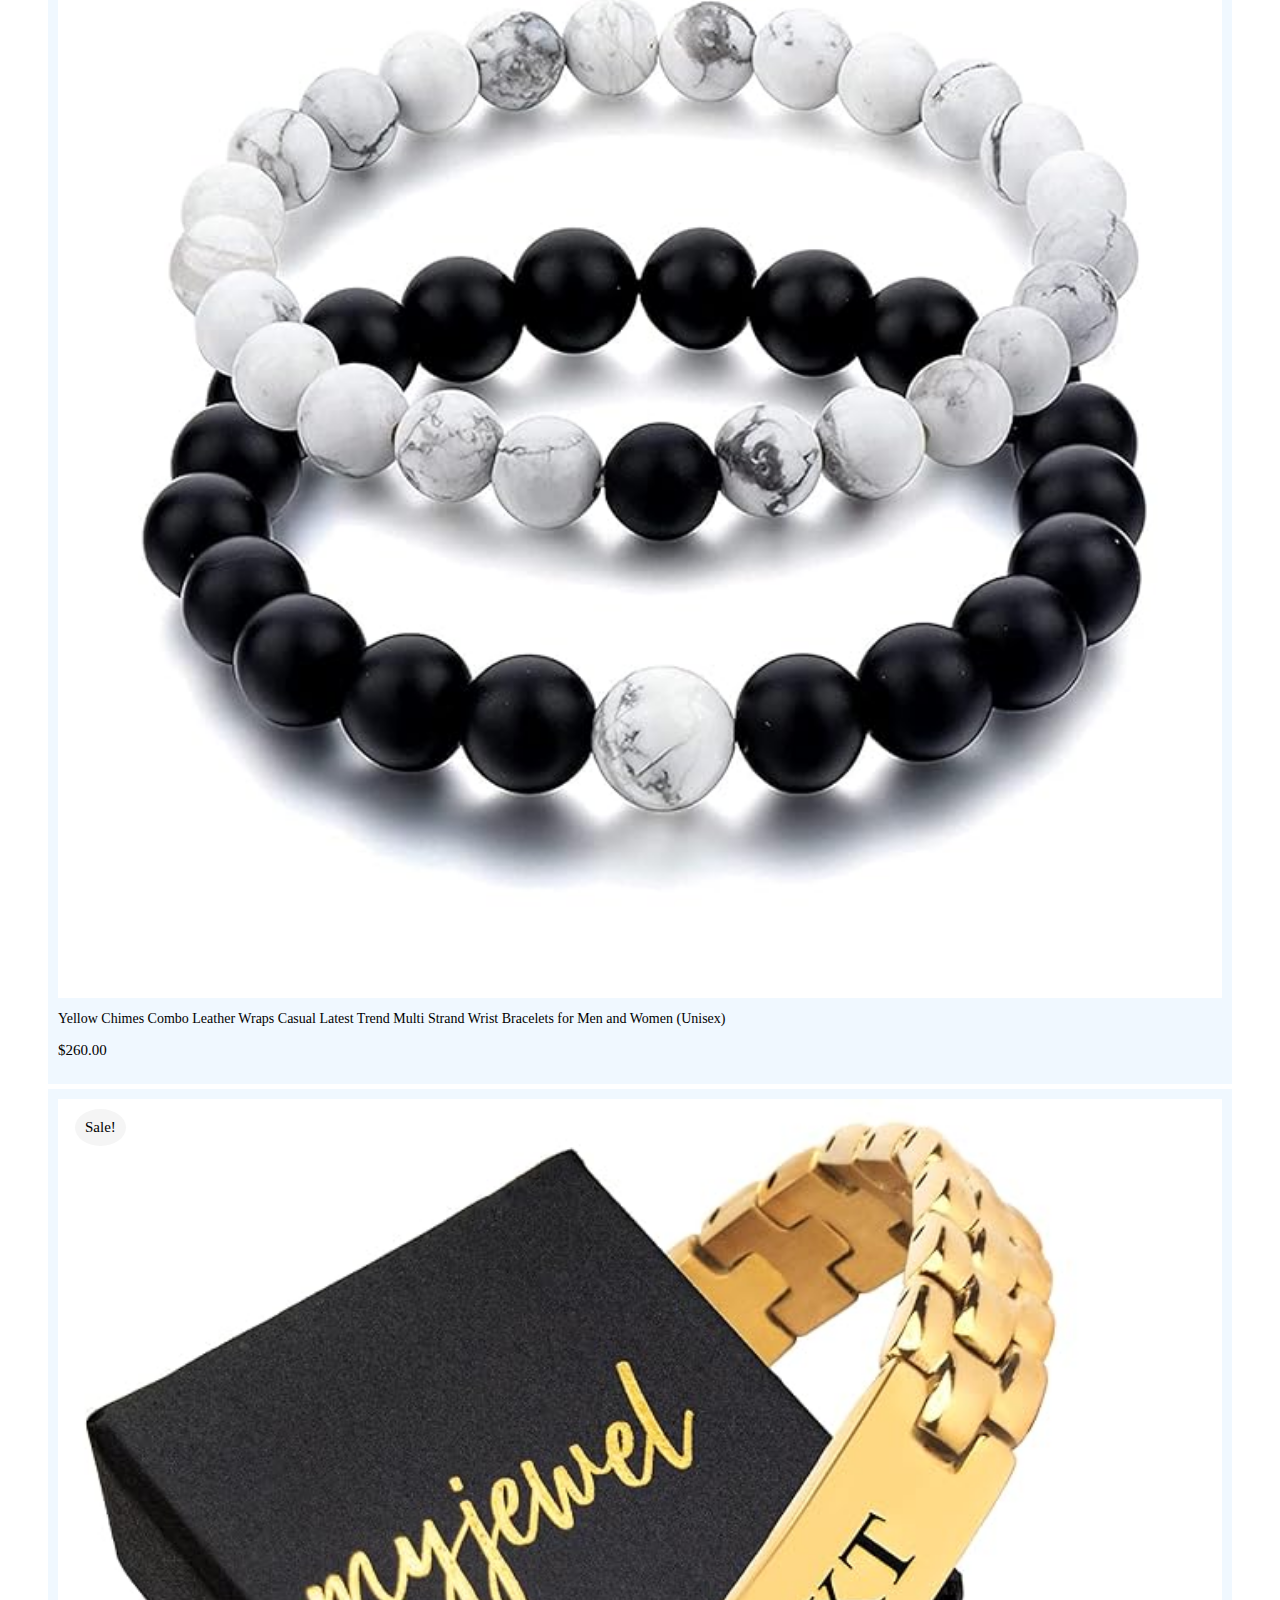
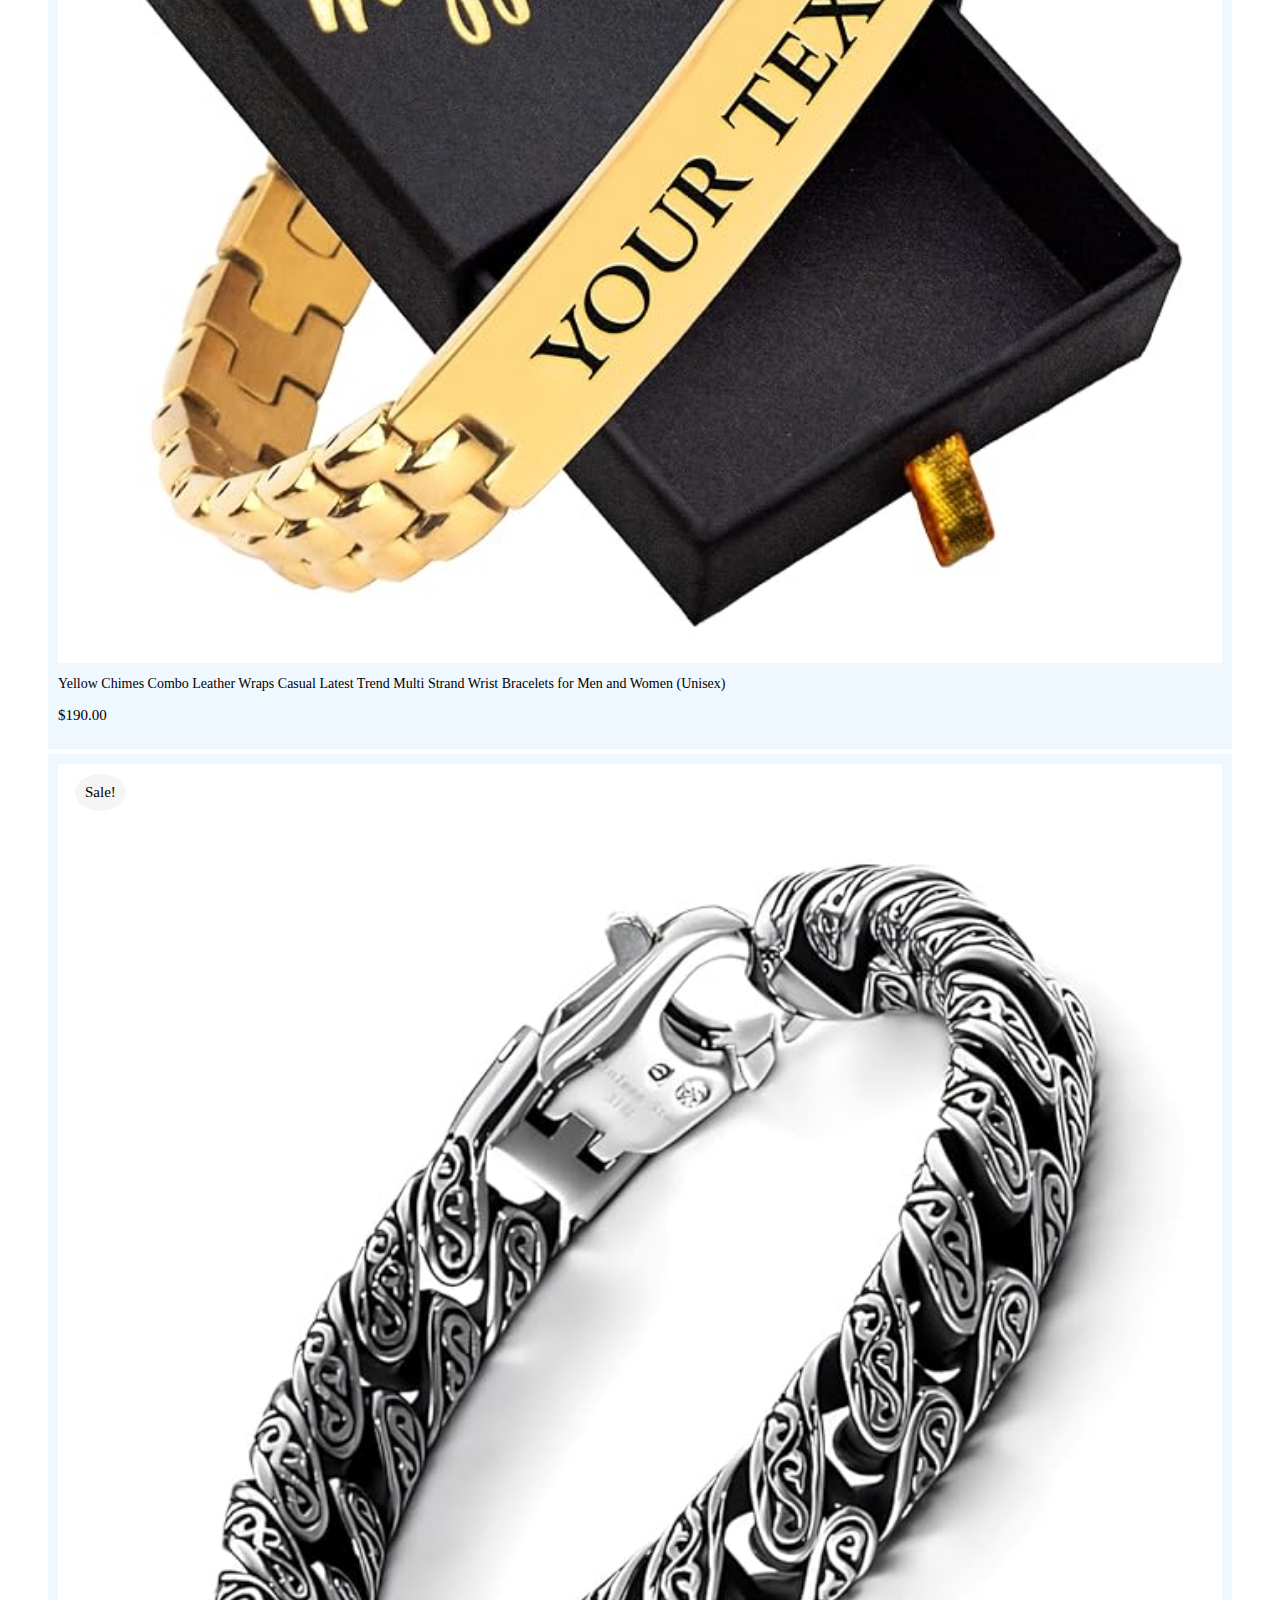
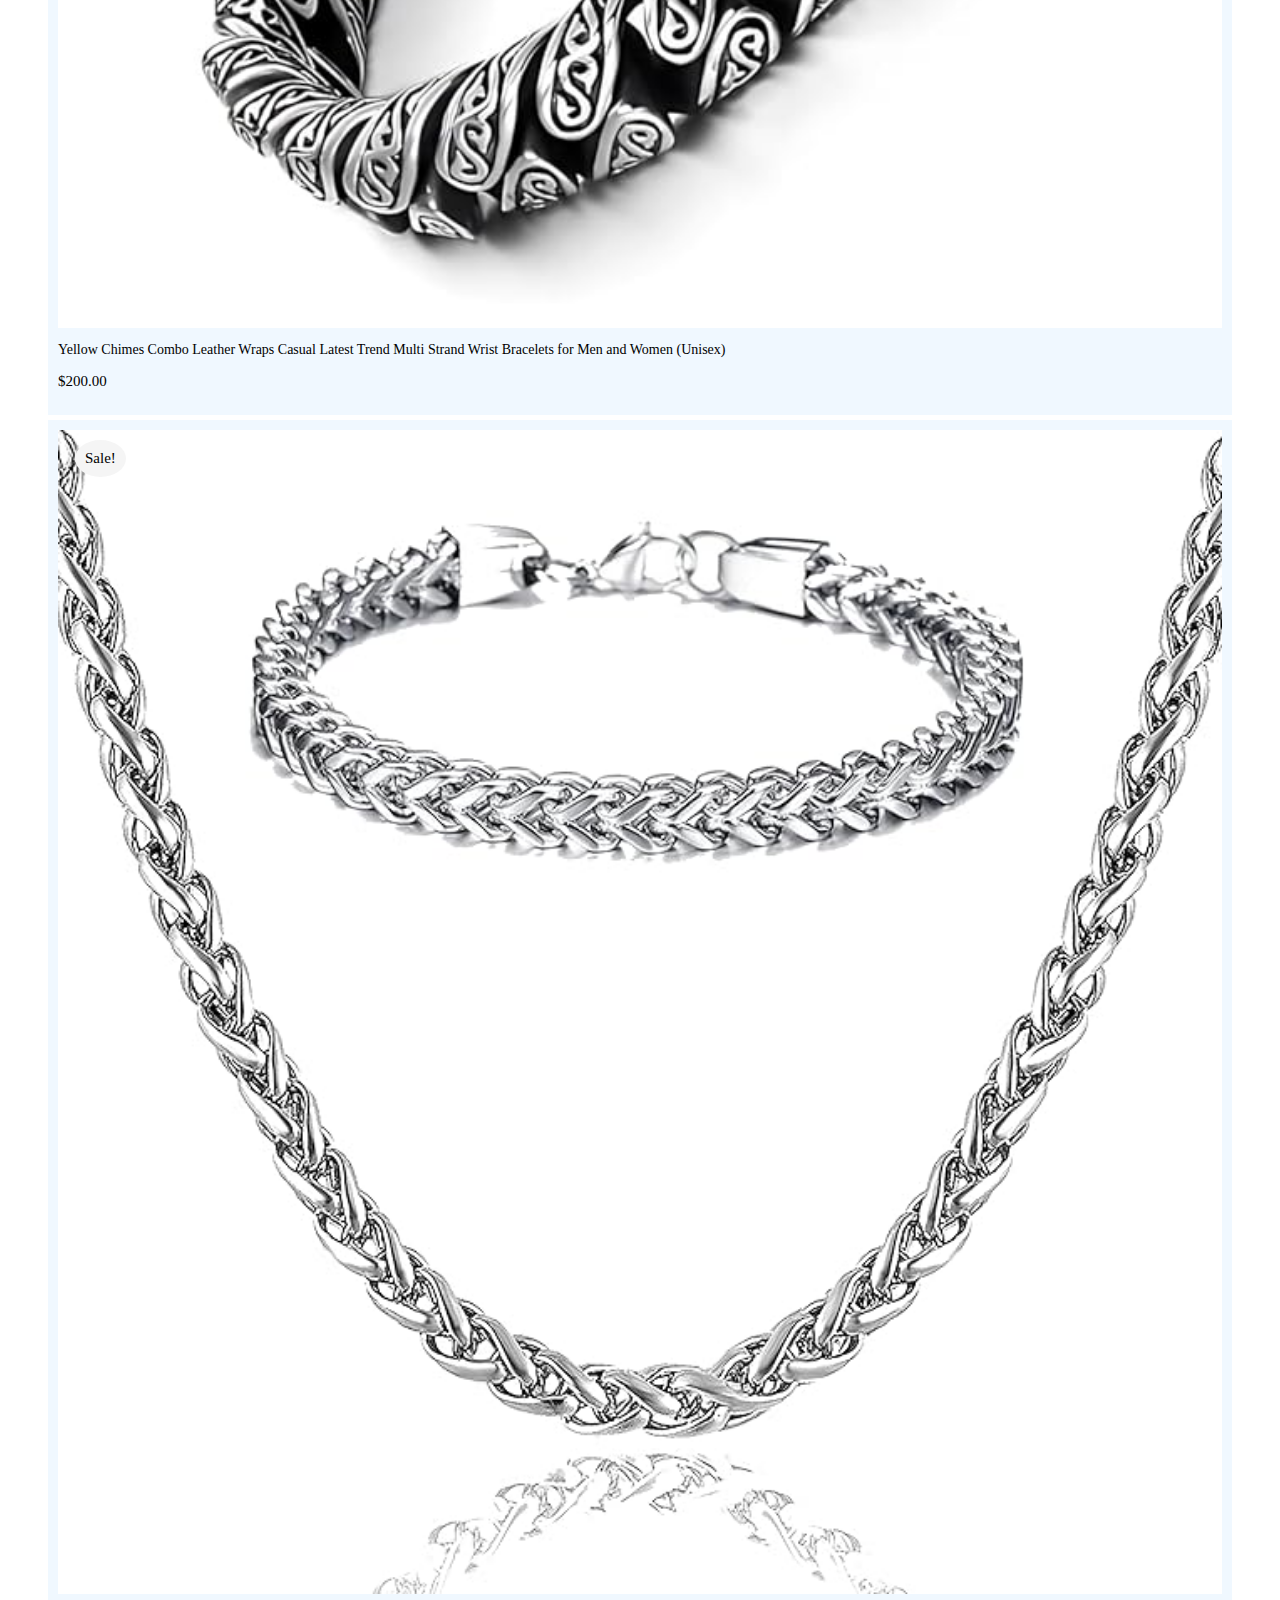
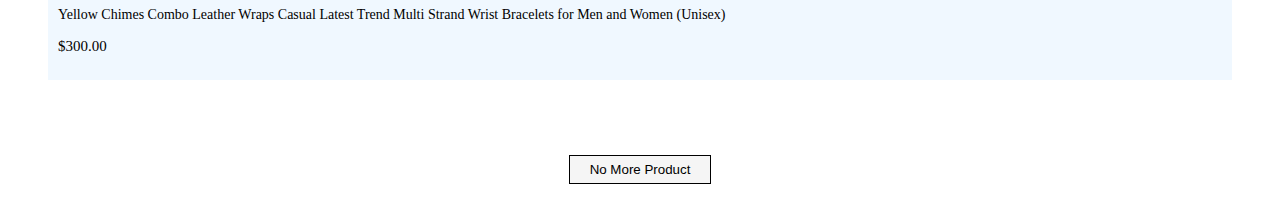
<file: braclet.html>
<!doctype html>
<html lang="en">
  <head>
    
    <meta charset="utf-8">
    <meta name="viewport" content="width=device-width, initial-scale=1">

    
    <link href="https://cdn.jsdelivr.net/npm/bootstrap@5.0.2/dist/css/bootstrap.min.css" rel="stylesheet" integrity="sha384-EVSTQN3/azprG1Anm3QDgpJLIm9Nao0Yz1ztcQTwFspd3yD65VohhpuuCOmLASjC" crossorigin="anonymous">
    <link rel="stylesheet" href="assest/css/index.css">
    <link rel="stylesheet" href="https://cdnjs.cloudflare.com/ajax/libs/font-awesome/6.7.2/css/all.min.css">


    <title>Limestone mens</title>
  </head>
  <body>
   
<header class="head" id="head-section">
        <div class="main">
            <div class="container">
                <div class="heading-nm">
                  <a href="index.html">
                    <h2>LIMESTONE</h2>
                    </a>
                  <nav>
                <ul id="nvi"> 
                    <li><a href="mans-watch.html" class="active">Mens Watchs</a></li>
                    <li><a href="women-watchs.html" class="active">Womens Watch</a></li>
                    <li><a href="pendel.html">Pendeant</a></li>
                    <li><a href="braclet.html">Braclet</a></li>
                    <li><a href="#">About</a></li>

                    <li id="shop" onclick="Shop()"> <i class="fa-solid fa-cart-shopping"></i></li>
                   
                </ul>
                <li id="bar" onclick="Bar()"> <i class="fa-solid fa-bars"></i></li> 
                <li id="close" onclick="Close()"><i class="fa-solid fa-xmark"></i></li>
               
                  </nav>
                </div>
              </div>
        </div>
    </header>

    <div class="bcked-img">
                  <div class="man-section">
                        <div class="title-section">
                          <h1> Braclet</h1>
                          <p>Limestone Fashion - Braclet</p>
                        </div>
                  </div>
    </div>


    <div class="filter">
        <div class="container">
            <div class="filing">
                    <div class="filter-section">
                <button> <i class="fa-solid fa-bars"></i>Filter</button>
                    </div>
            

                <div class="sort">
              <button class="drop">Sort by latest<i class="fa-solid fa-angle-down"></i></button>
                </div>
            </div>


                <div class="row mb-3 mens-folder">
                        <div class="col-lg-3 col-mb-3 ">
                            <div class="mens-product">
                                <span>Sale!</span>
                                <img src="assest/images/bracelrt1.jpg">
                                    <div class="men-info">
                                        <h1>Yellow Chimes Combo Leather Wraps Casual Latest Trend Multi Strand Wrist Bracelets for Men and Women (Unisex)</h1>
                                        <p>$360.00</p>
                                    </div>
                            </div>
                        </div>

                         <div class="col-lg-3 col-mb-3 ">
                            <div class="mens-product">
                                <span>Sale!</span>
                                <img src="assest/images/bracelrt2.jpg">
                                    <div class="men-info">
                                        <h1>Yellow Chimes Combo Leather Wraps Casual Latest Trend Multi Strand Wrist Bracelets for Men and Women (Unisex)</h1>
                                        <p>$100.00</p>
                                    </div>
                            </div>
                        </div>

                         <div class="col-lg-3 col-mb-3 ">
                            <div class="mens-product">
                                <span>Sale!</span>
                                <img src="assest/images/bracelrt3.jpg">
                                    <div class="men-info">
                                        <h1>Yellow Chimes Combo Leather Wraps Casual Latest Trend Multi Strand Wrist Bracelets for Men and Women (Unisex)</h1>
                                        <p>$260.00</p>
                                    </div>
                            </div>
                        </div>

                         <div class="col-lg-3 col-mb-3 ">
                            <div class="mens-product">
                                <span>Sale!</span>
                                <img src="assest/images/bracelrt4.jpg">
                                    <div class="men-info">
                                        <h1>Yellow Chimes Combo Leather Wraps Casual Latest Trend Multi Strand Wrist Bracelets for Men and Women (Unisex)</h1>
                                        <p>$190.00</p>
                                    </div>
                            </div>
                        </div>

                         <div class="col-lg-3 col-mb-3 ">
                            <div class="mens-product">
                                <span>Sale!</span>
                                <img src="assest/images/bracelrt5.jpg">
                                    <div class="men-info">
                                        <h1>Yellow Chimes Combo Leather Wraps Casual Latest Trend Multi Strand Wrist Bracelets for Men and Women (Unisex)</h1>
                                        <p>$200.00</p>
                                    </div>
                            </div>
                        </div>

                        

                         <div class="col-lg-3 col-mb-3 ">
                            <div class="mens-product">
                                <span>Sale!</span>
                                <img src="assest/images/bracelrt7.jpg">
                                    <div class="men-info">
                                        <h1>Yellow Chimes Combo Leather Wraps Casual Latest Trend Multi Strand Wrist Bracelets for Men and Women (Unisex)</h1>
                                        <p>$300.00</p>
                                    </div>
                            </div>
                        </div>

                         
                </div>

        </div>
    </div>

    <div class="more" id="mor">
       <button onclick="More()">No More Product</button>
    </div>

   

        
    <script>
      function Bar(){
        barrr= document.getElementById("bar")
        barrr.style.display="none"
        uldata = document.getElementById("nvi")
        uldata.style.transform="translateX(0px)";
        opandata = document.getElementById("close")
        opandata.style.display="block"

      } 
      function Close(){
        barrr= document.getElementById("bar")
        barrr.style.display="block"
        uldata = document.getElementById("nvi")
        uldata.style.transform="translateX(-1000px)";
        opandata = document.getElementById("close")
        opandata.style.display="none"
      }
       
       function More(){
        setTimeout(()=>{
             window.location.href="index.html"
                    },2000)
        

      
      }
        </script>
   
  </body>
</html>
</file>
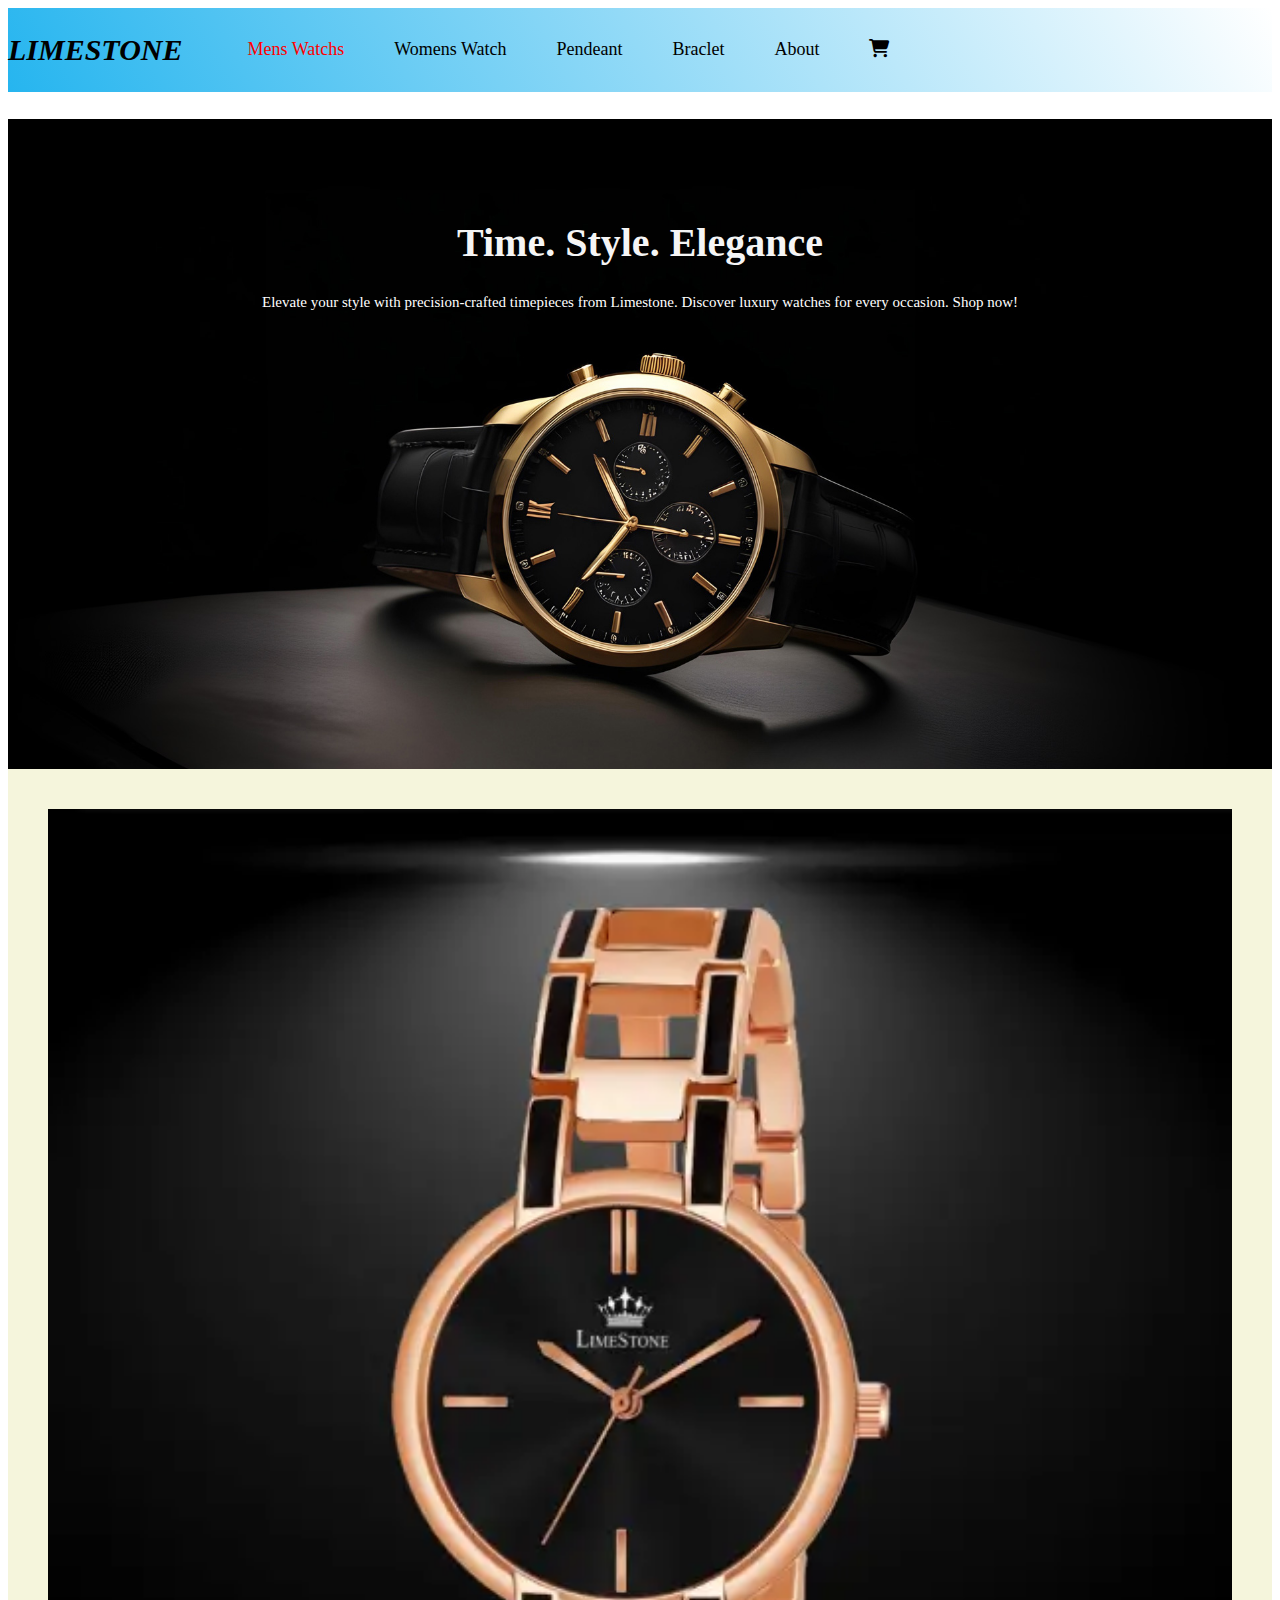
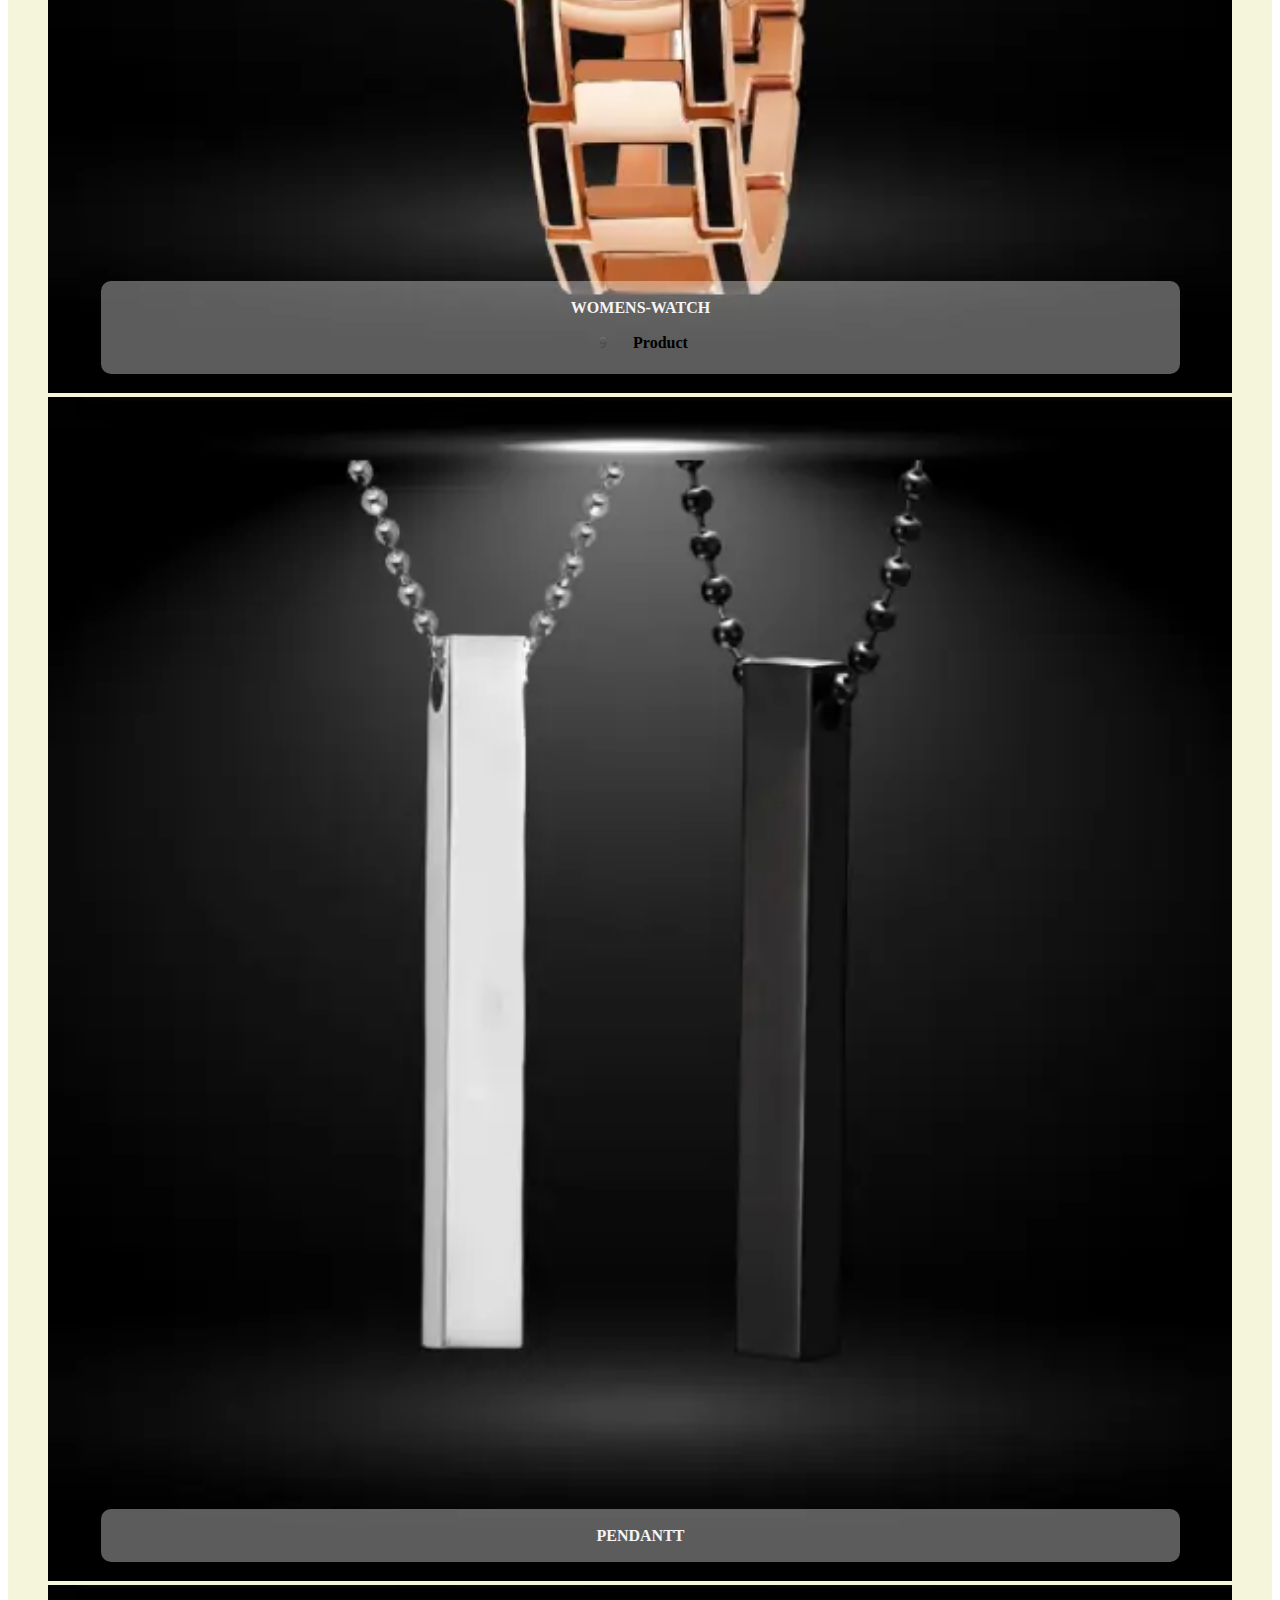
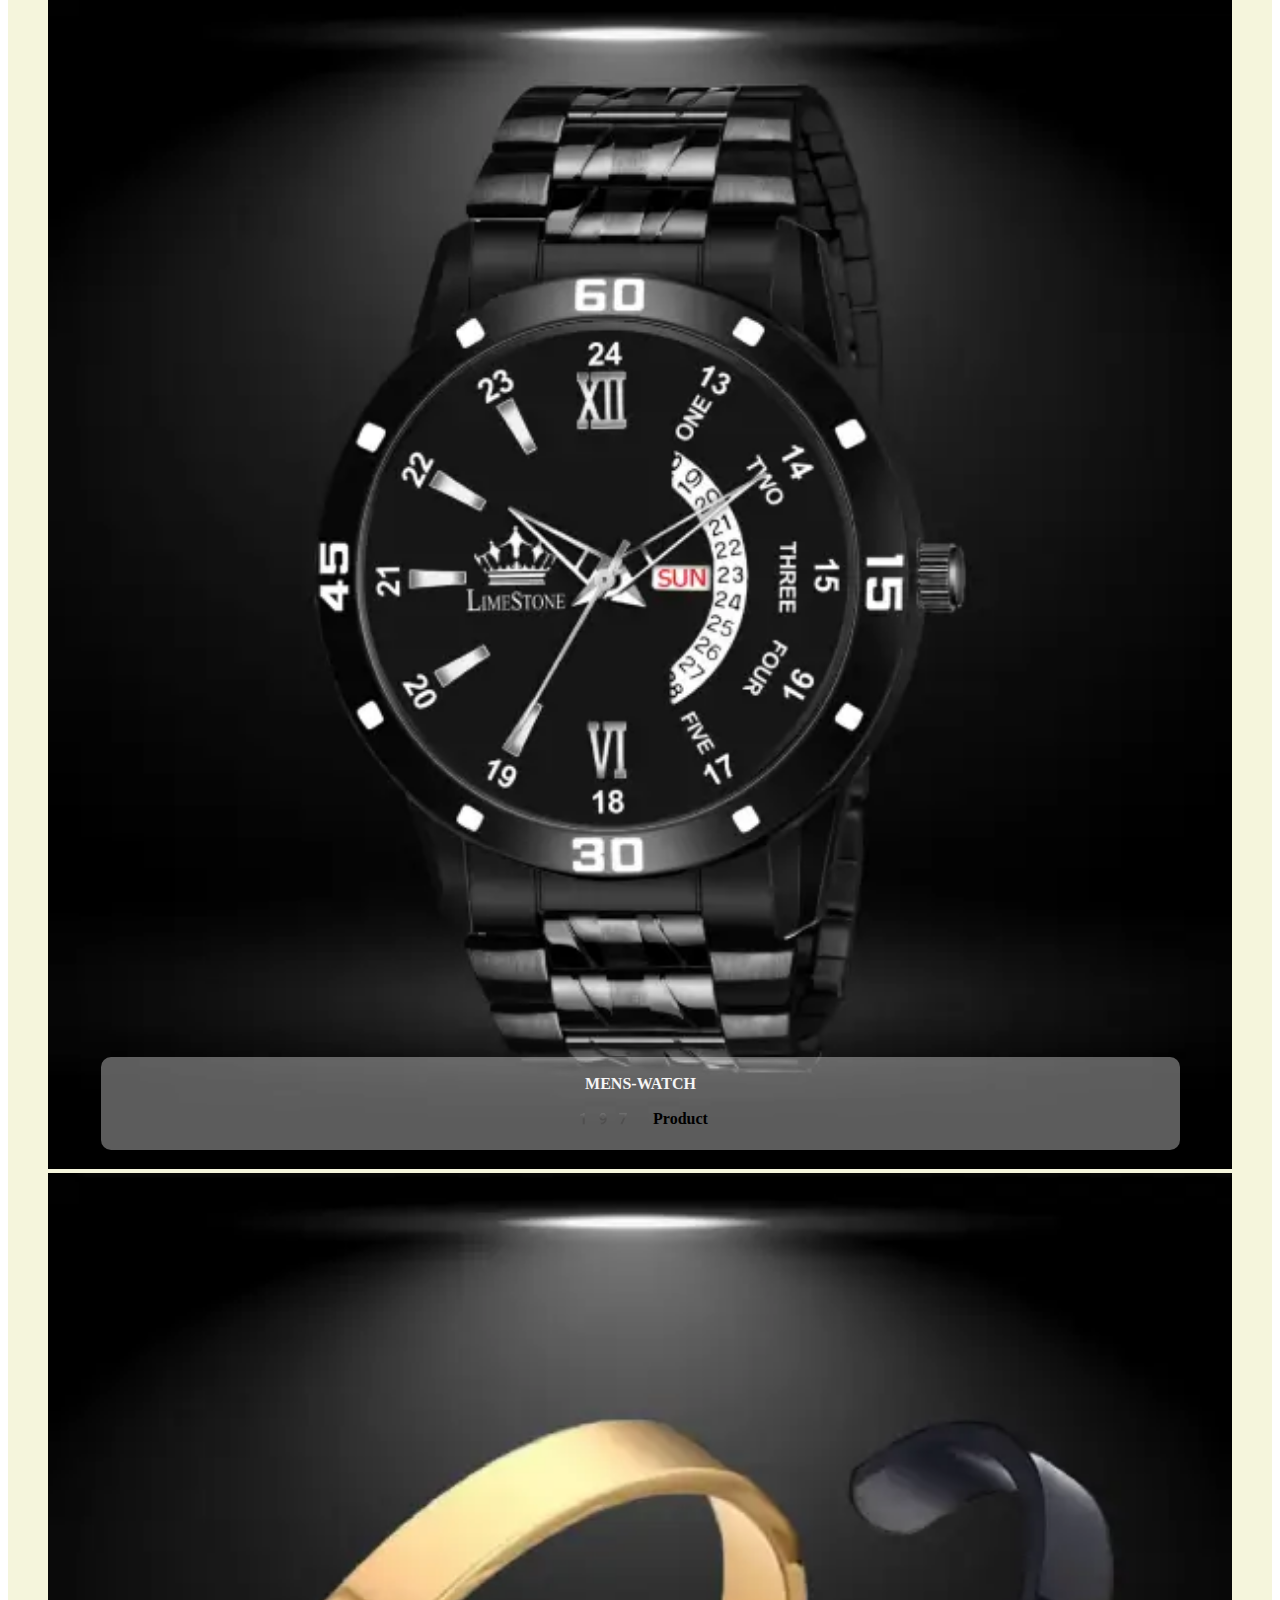
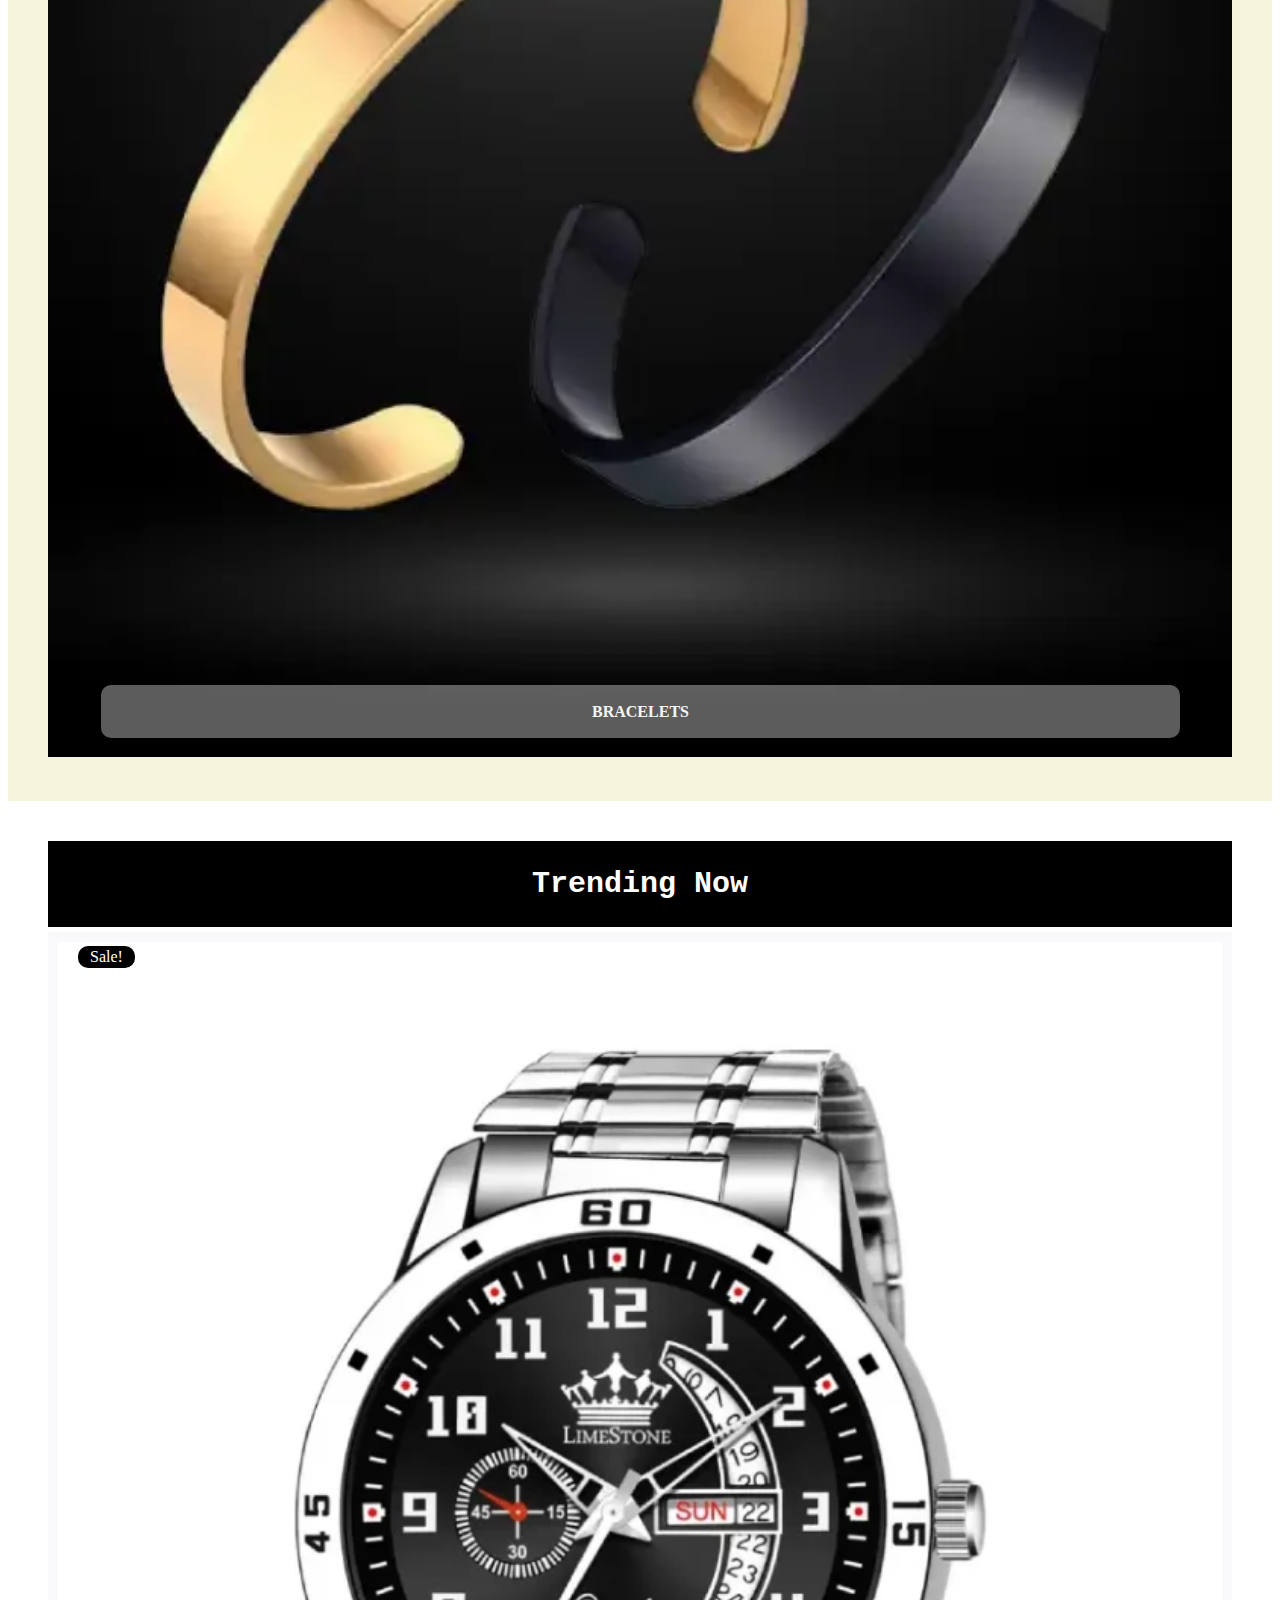
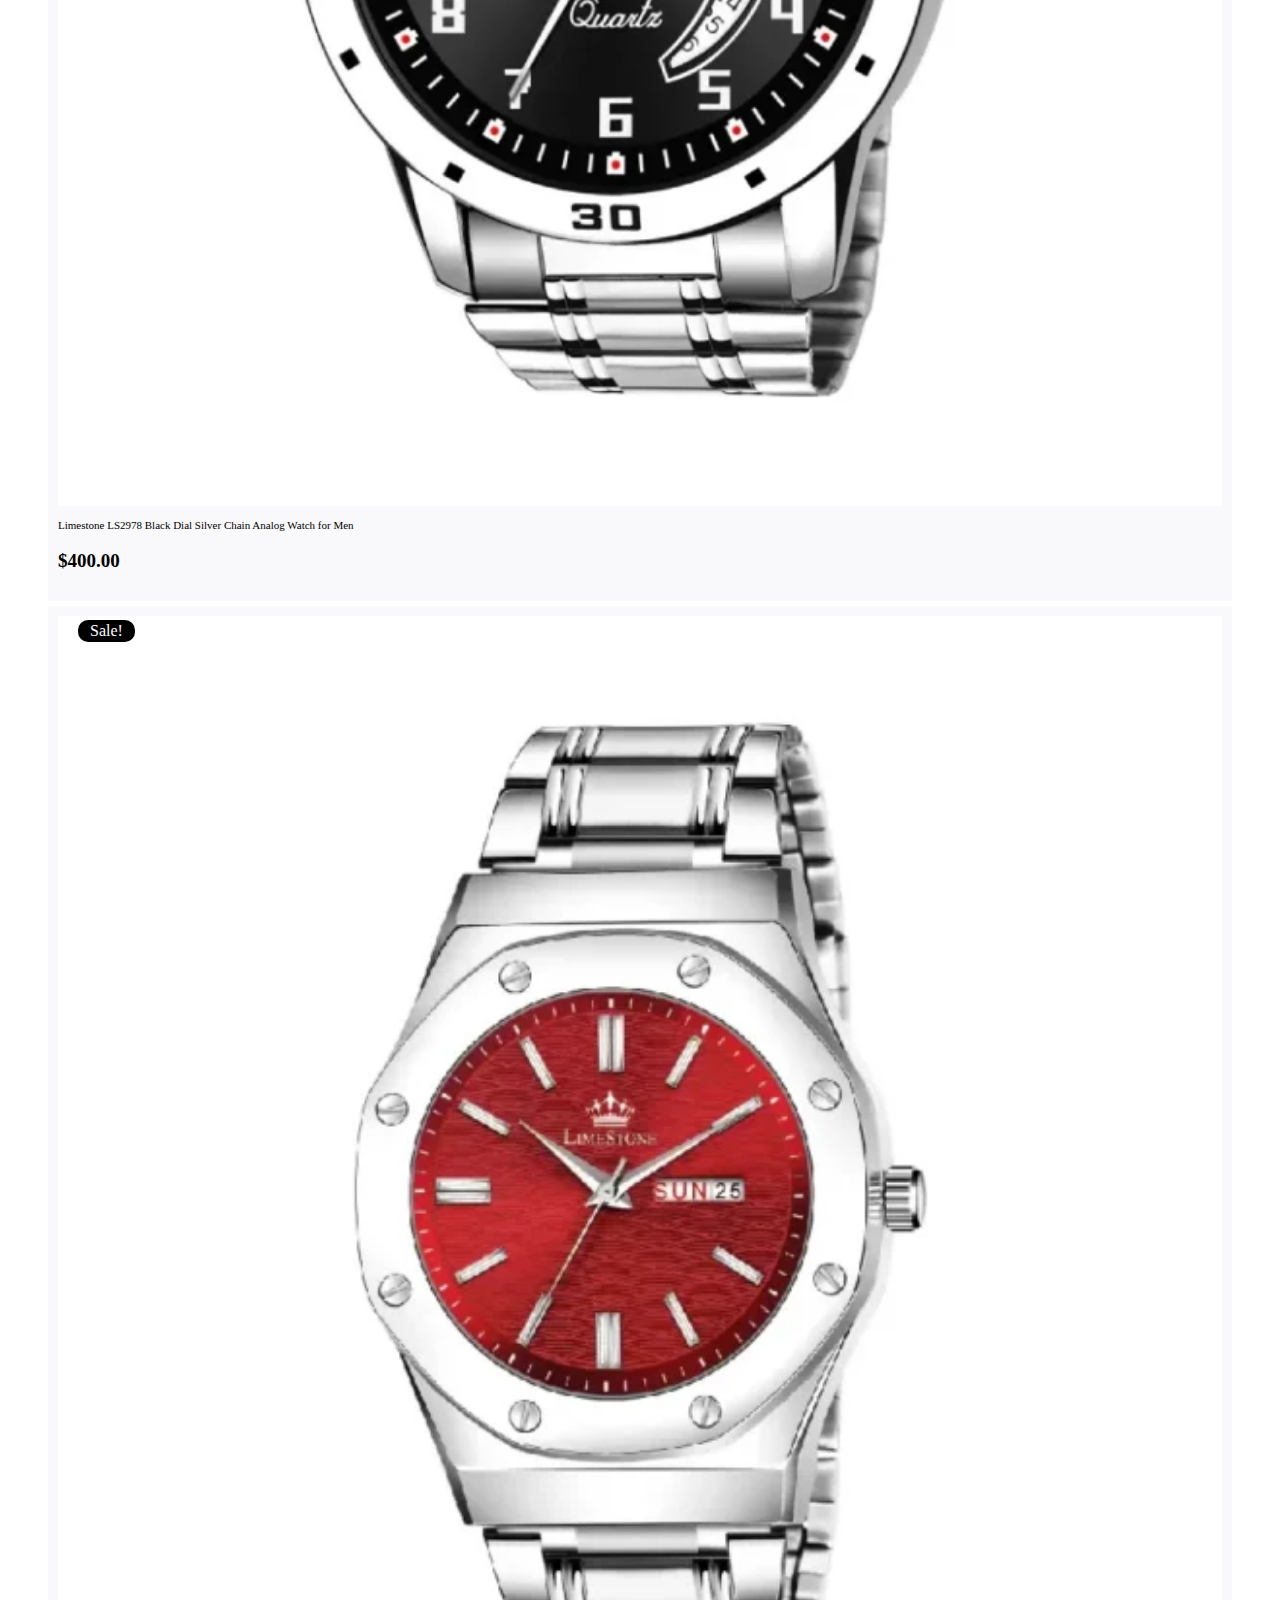
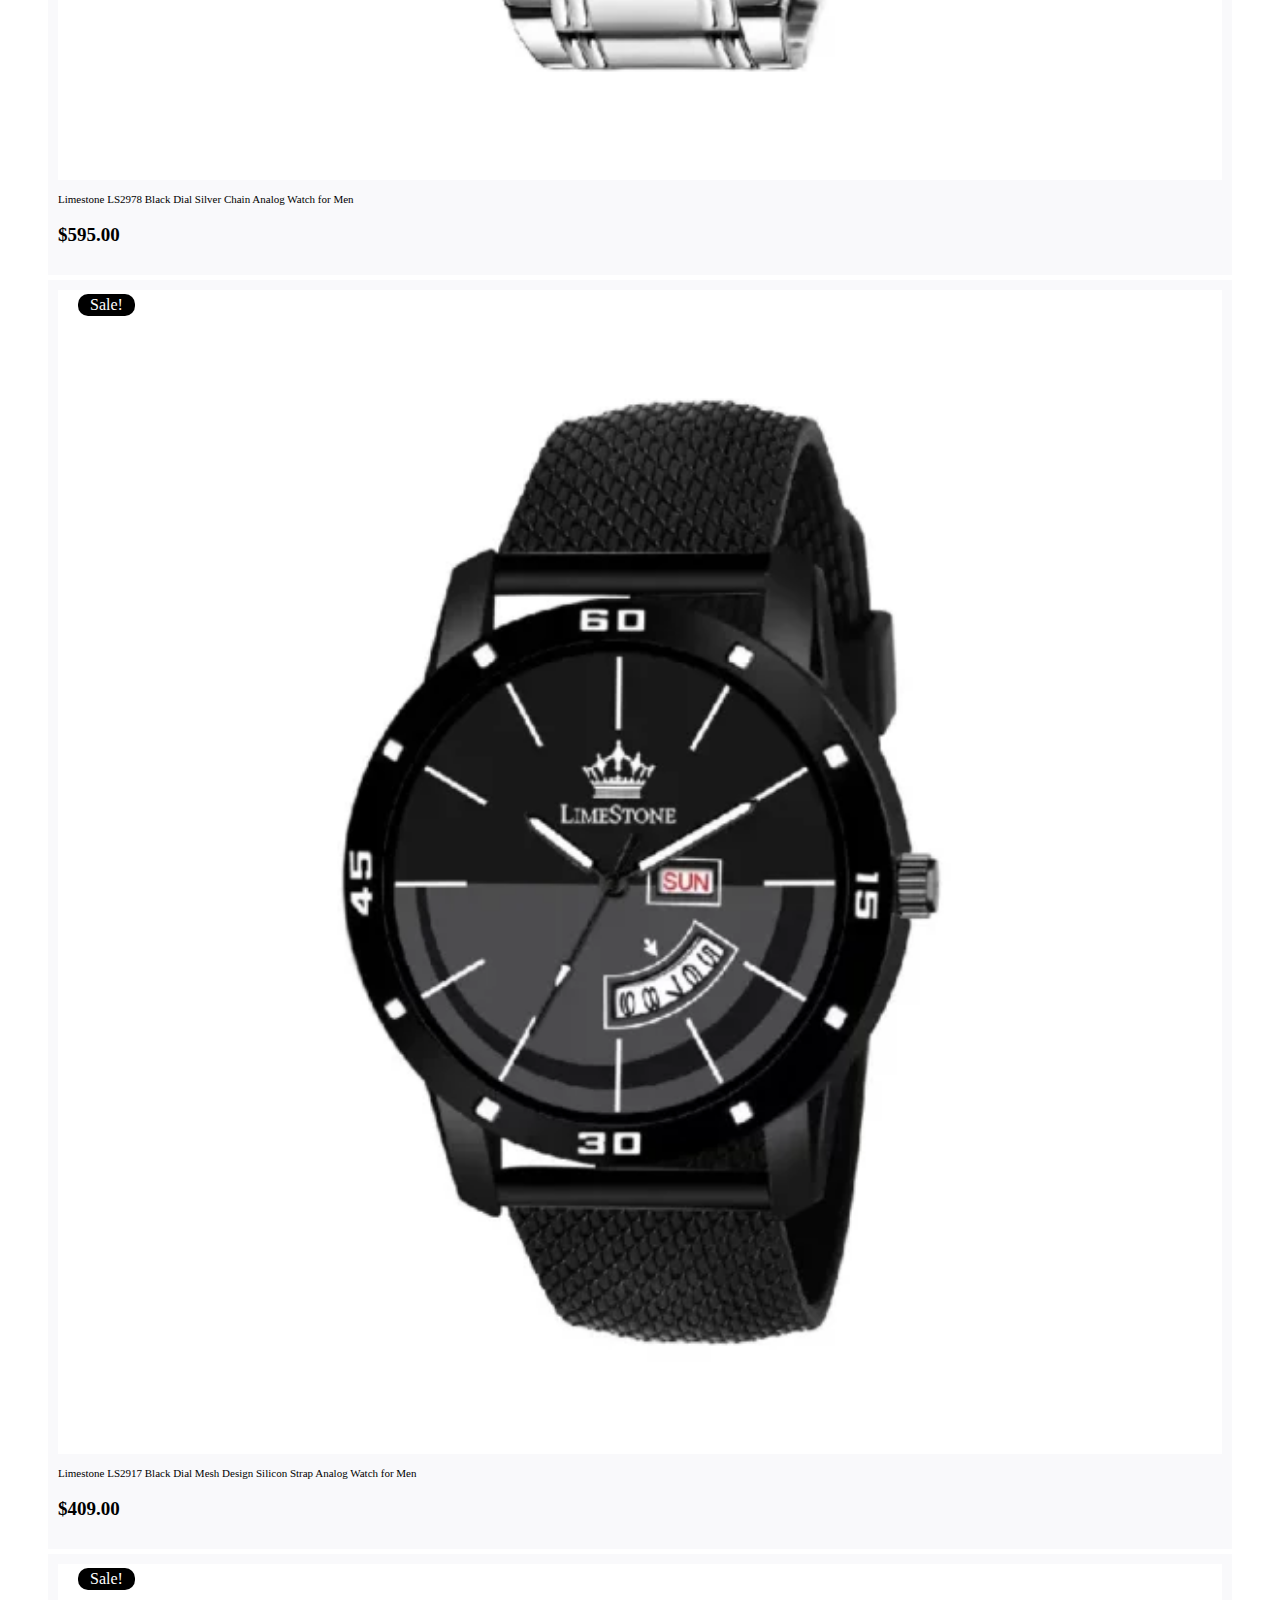
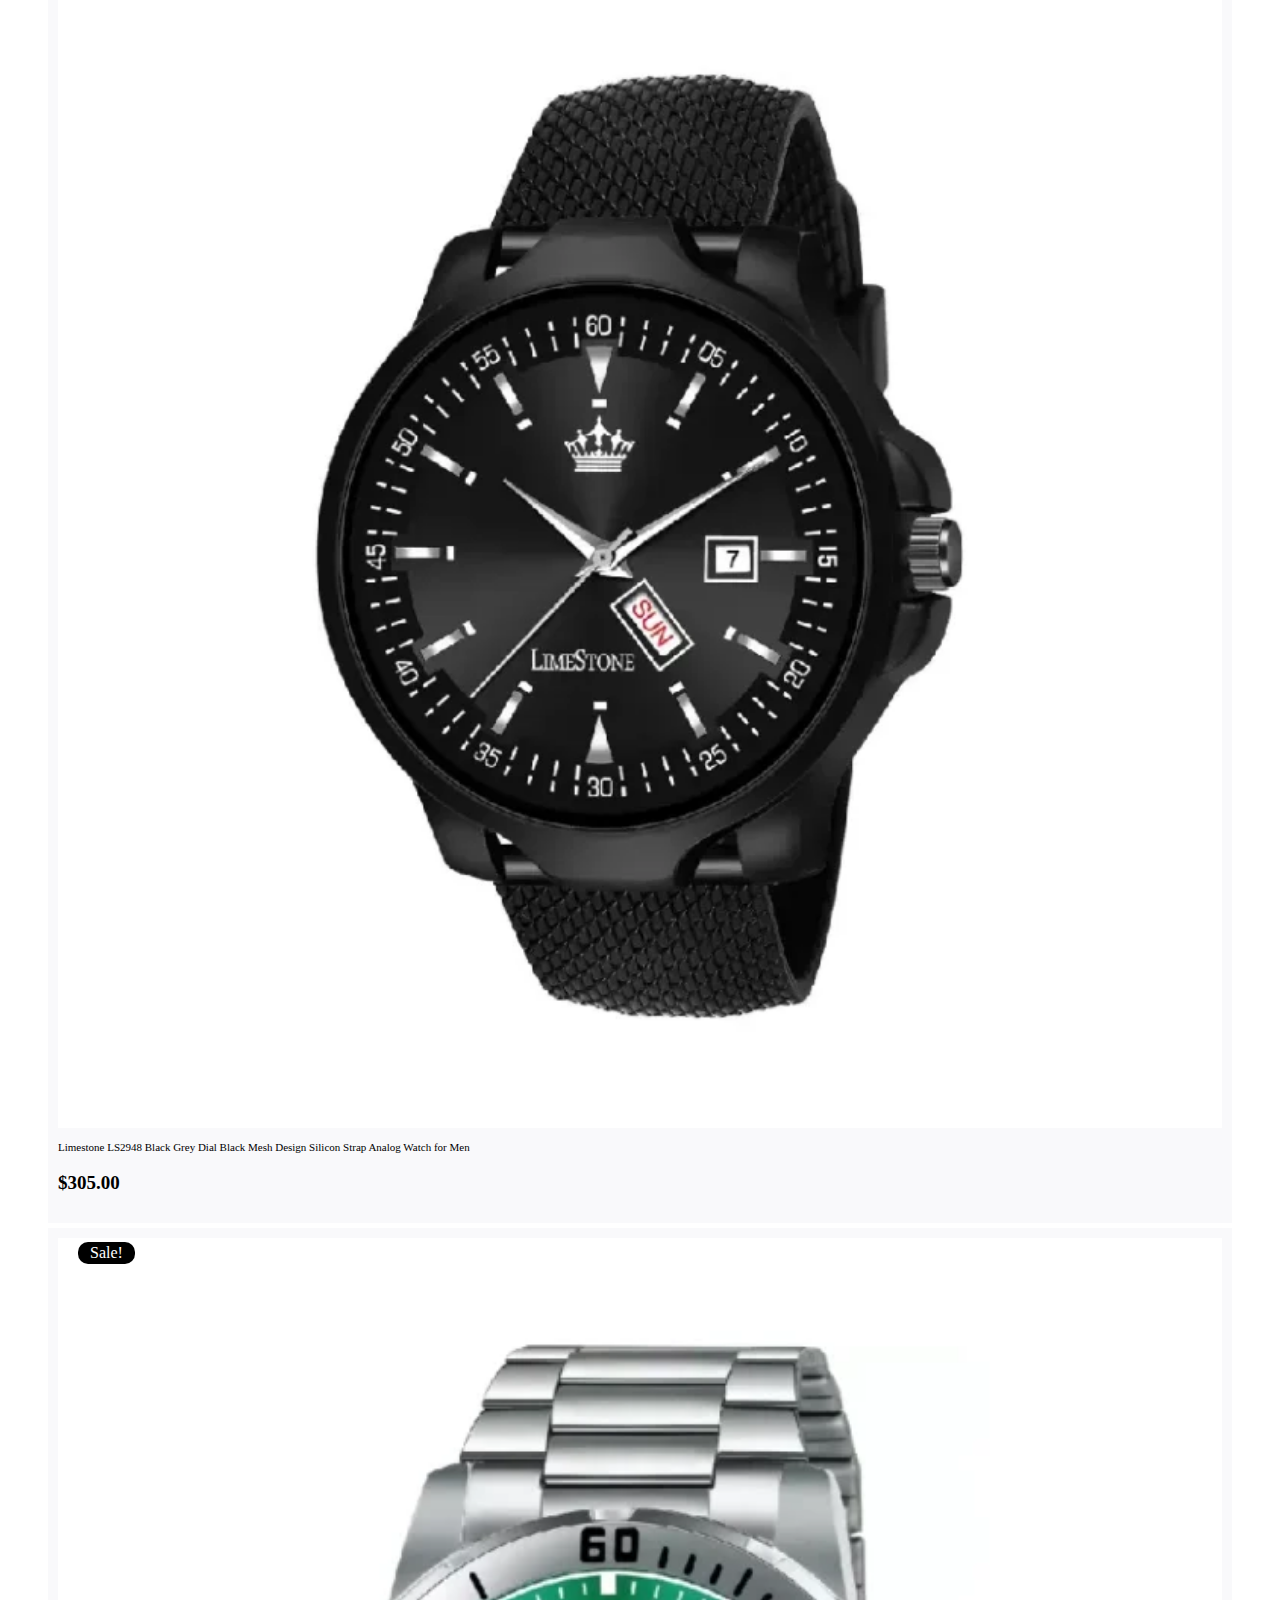
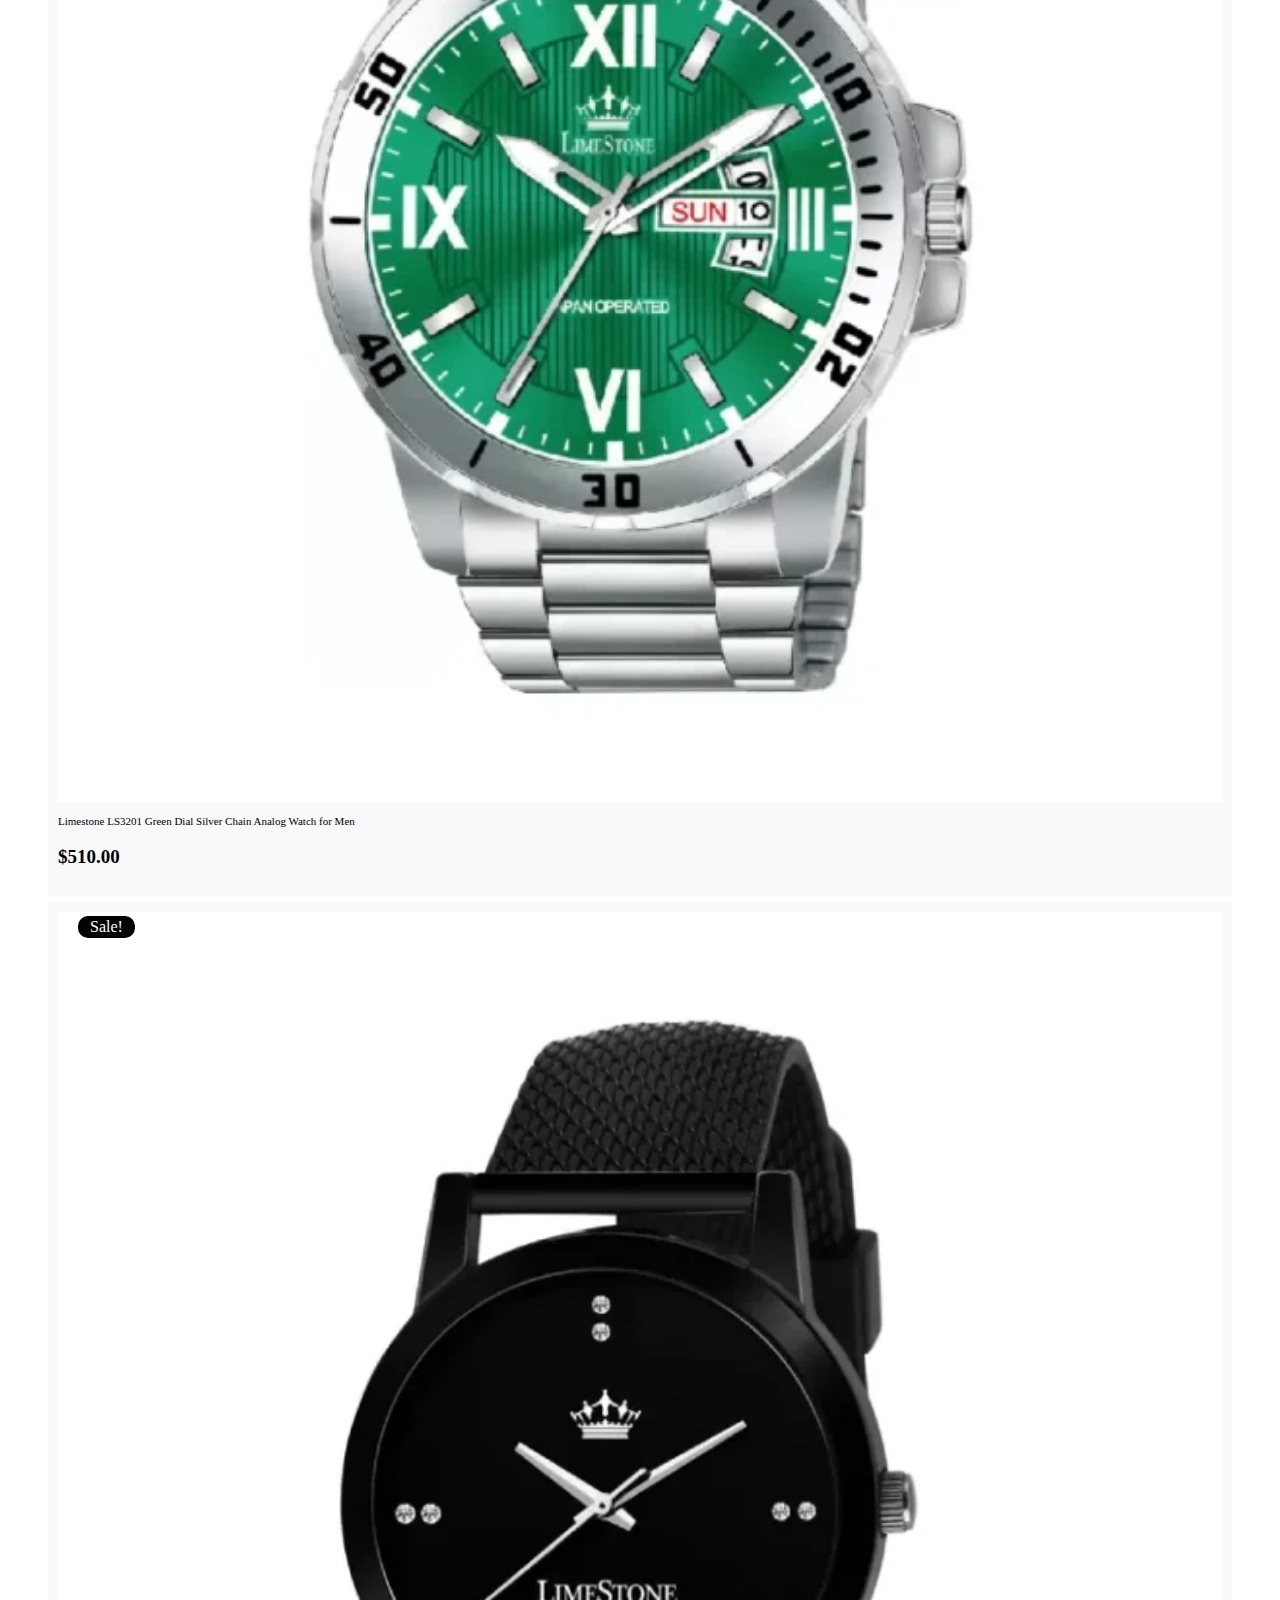
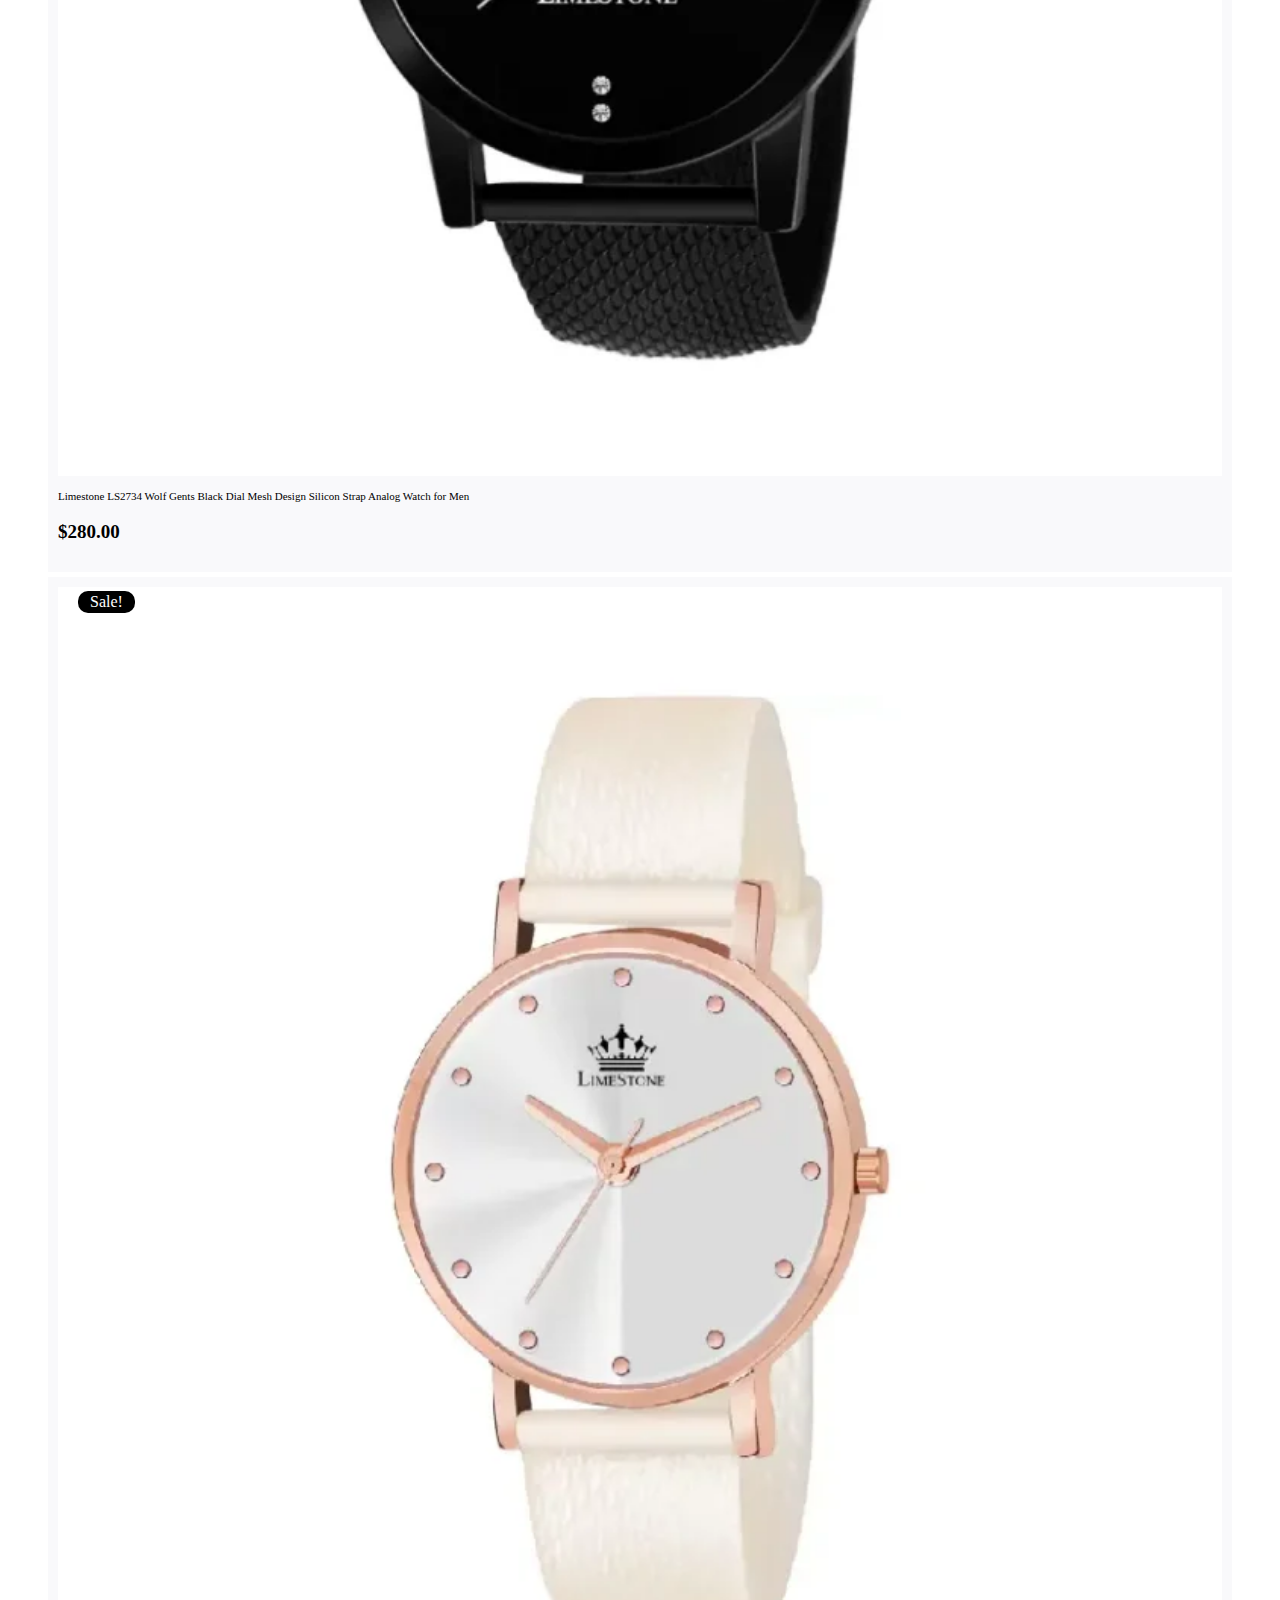
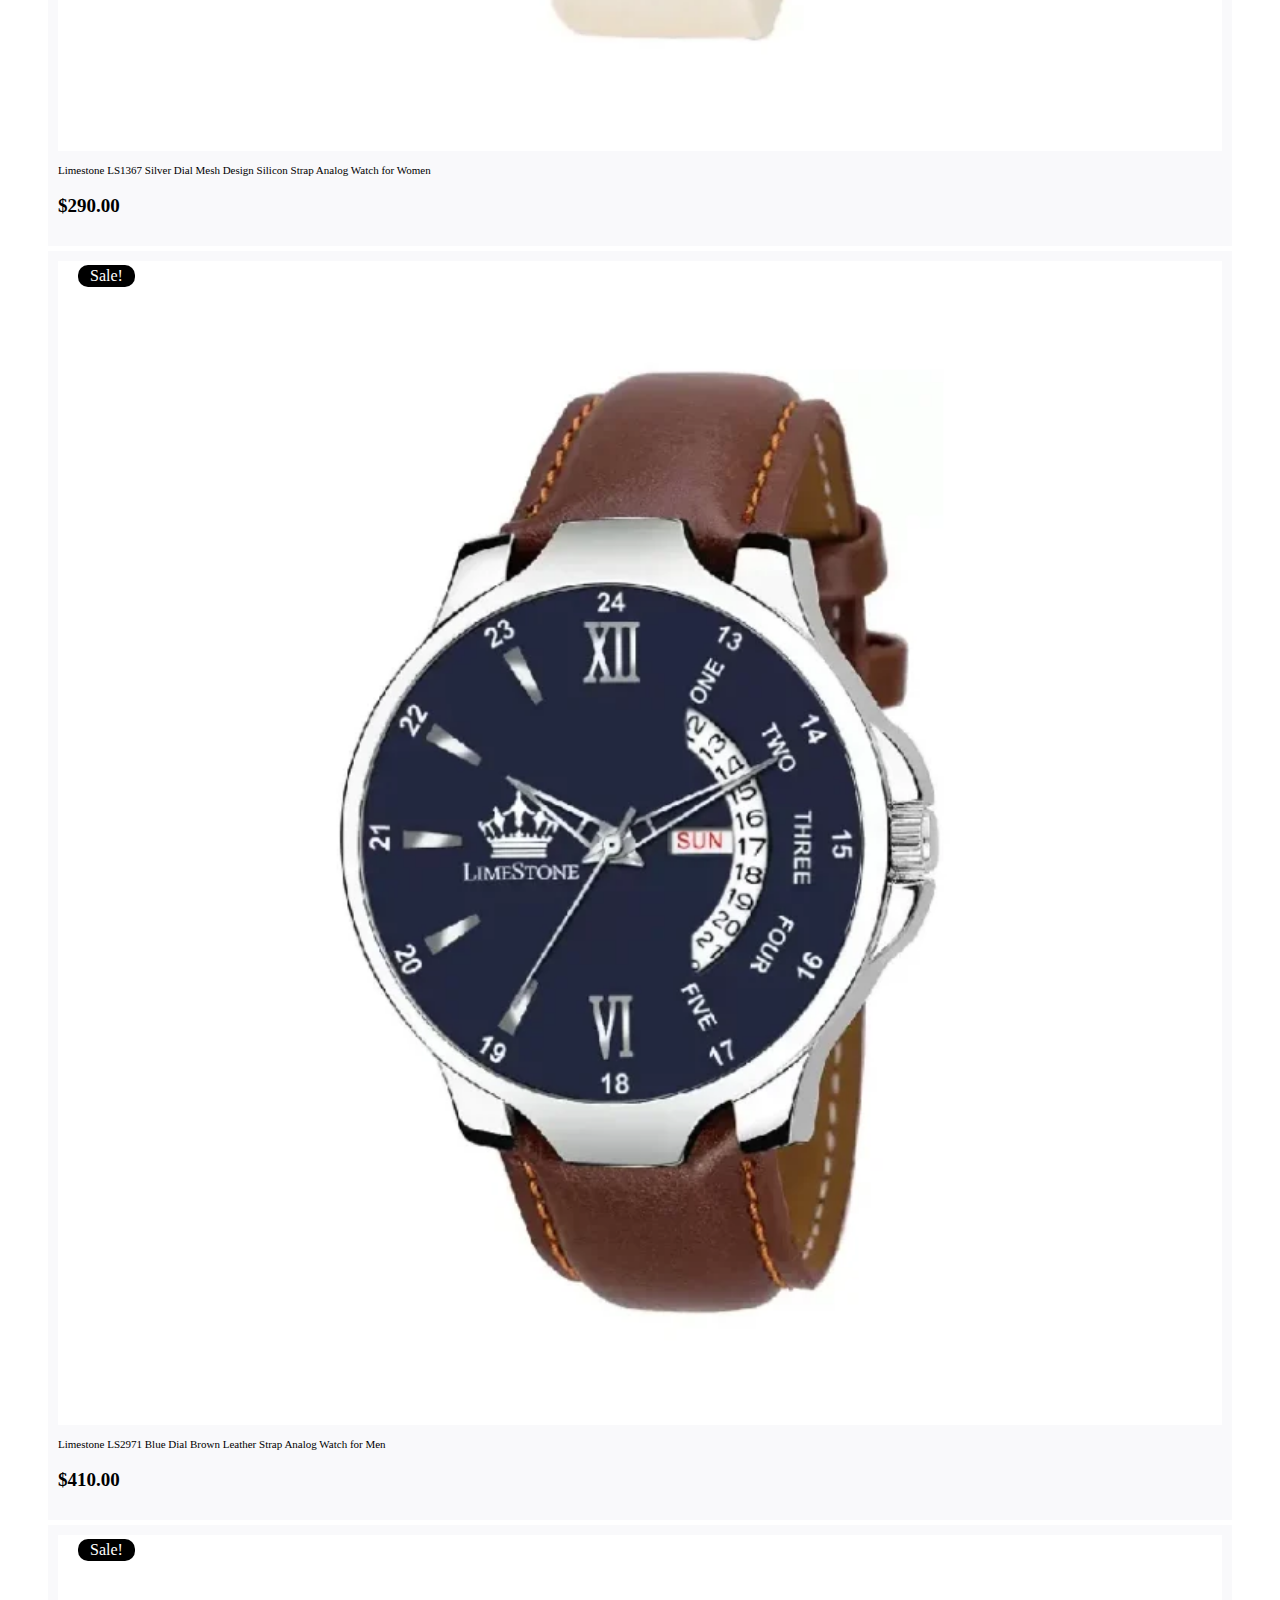
<file: hom.html>
<!doctype html>
<html lang="en">
  <head>
    
    <meta charset="utf-8">
    <meta name="viewport" content="width=device-width, initial-scale=1">

    
    <link href="https://cdn.jsdelivr.net/npm/bootstrap@5.0.2/dist/css/bootstrap.min.css" rel="stylesheet" integrity="sha384-EVSTQN3/azprG1Anm3QDgpJLIm9Nao0Yz1ztcQTwFspd3yD65VohhpuuCOmLASjC" crossorigin="anonymous">
    <link rel="stylesheet" href="assest/css/index.css">
    <link rel="stylesheet" href="https://cdnjs.cloudflare.com/ajax/libs/font-awesome/6.7.2/css/all.min.css">


    <title>Limestone!</title>
  </head>
  <body>
    <header class="head" id="head-section">
        <div class="main">
            <div class="container">
                <div class="heading-nm">
                  <a href="hom.html">
                    <h2>LIMESTONE</h2>
                    </a>
                  <nav>
                <ul id="nvi"> 
                    <li><a href="mans-watch.html" class="active">Mens Watchs</a></li>
                    <li><a href="women-watchs.html">Womens Watch</a></li>
                    <li><a href="pendel.html">Pendeant</a></li>
                    <li><a href="braclet.html">Braclet</a></li>
                    <li><a href="#">About</a></li>

                    <li id="shop" onclick="Shop()"><a href="#"><i class="fa-solid fa-cart-shopping"></i></a> </li>
                   
                </ul>
                <li id="bar" onclick="Bar()"> <i class="fa-solid fa-bars"></i></li> 
                <li id="close" onclick="Close()"><i class="fa-solid fa-xmark"></i></li>
               
                  </nav>
                </div>
              </div>
        </div>
    </header>

    <div class="bck-img">
                  <div class="bck">
                        <div class="title">
                          <h1>Time. Style. Elegance</h1>
                          <p>Elevate your style with precision-crafted timepieces from Limestone. Discover luxury watches for every occasion. Shop now!</p>
                        </div>

                        <!-- <div class="sid-img">
                          <img src="assest/images/watch.jpg">
                        </div> -->
                  </div>
    </div>

    <div class="product">
          <div class="container">
                <div class="row mb-3">
                      <div class="col-lg-3 col-mb-3 product-img">
                          <img src="assest/images/Womens-Watchs.webp">
                          <div class="women-info">
                            <h1>Womens-Watch</h1>
                            <p>9 Product</p>
                          </div>
                       </div>

              <div class="col-lg-3 col-mb-3 product-img">
                  <img src="assest/images/Pendant.webp">
                  <div class="women-info">
                            <h1>PENDANTt</h1>
                            
                          </div>
              </div>

              <div class="col-lg-3 col-mb-3  product-img">
                  <img src="assest/images/Mens-Watch.webp">
                  <div class="women-info">
                            <h1>Mens-Watch</h1>
                            <p>197 Product</p>
                          </div>
              </div>

              <div class="col-lg-3 col-mb-3 product-img">
                 <img src="assest/images/Bracelets.webp">
                 <div class="women-info">
                            <h1>Bracelets</h1>
                           
                          </div>
              </div>

                </div>
          </div>
    </div>

          <div class="tread-info">
            <div class="container">
              <div class="tread">
                <h1>Trending Now</h1>
              </div>
              <div class="row pp">
                <div class="col-lg-3 col-mb-4 ">
                  <div class="tread-img">
                  <span>Sale!</span>
                  <img src="assest/images/analog-watch.webp">
                  <div class="summery">
                    <h2>Limestone LS2978 Black Dial Silver Chain Analog Watch for Men</h2>
                    <h3>$400.00</h3>
                  </div>
                  </div>
                </div>

                <div class="col-lg-3 col-mb-3 ">
                  <div class="tread-img">
                  <span>Sale!</span>
                  <img src="assest/images/chain-analog.webp">
                  <div class="summery">
                    <h2>Limestone LS2978 Black Dial Silver Chain Analog Watch for Men</h2>
                    <h3>$595.00</h3>
                  </div>
                  </div>
                </div>

                <div class="col-lg-3 col-mb-3 ">
                  <div class="tread-img">
                  <span>Sale!</span>
                  <img src="assest/images/mesh-watch.webp">
                  <h5>Out of Stock</h5>
                  <div class="summery">
                    <h2>Limestone LS2917 Black Dial Mesh Design Silicon Strap Analog Watch for Men</h2>
                    <h3>$409.00</h3>
                  </div>
                  </div>
                </div>

                <div class="col-lg-3 col-mb-3 ">
                  <div class="tread-img">
                  <span>Sale!</span>
                  <img src="assest/images/silicon-strap.webp">
                  <div class="summery">
                    <h2>Limestone LS2948 Black Grey Dial Black Mesh Design Silicon Strap Analog Watch for Men</h2>
                    <h3>$305.00</h3>
                  </div>
                  </div>
                </div>

                <div class="col-lg-3 col-mb-3">
                  <div class=" tread-img">
                  <span>Sale!</span>
                  <img src="assest/images/limestone-green.webp">
                  <div class="summery">
                    <h2>Limestone LS3201 Green Dial Silver Chain Analog Watch for Men</h2>
                    <h3>$510.00</h3>
                  </div>
                  </div>
                </div>

                <div class="col-lg-3 col-mb-3 ">
                  <div class="tread-img">
                  <span>Sale!</span>
                  <img src="assest/images/wolf-gents.webp">
                  <h5>Out of Stock</h5>
                  <div class="summery">
                    <h2>Limestone LS2734 Wolf Gents Black Dial Mesh Design Silicon Strap Analog Watch for Men</h2>
                    <h3>$280.00</h3>
                  </div>
                  </div>
                </div>

                <div class="col-lg-3 col-mb-3 ">
                  <div class="tread-img">
                  <span>Sale!</span>
                  <img src="assest/images/limestone-gril.webp">
                  <div class="summery">
                    <h2>Limestone LS1367 Silver Dial Mesh Design Silicon Strap Analog Watch for Women</h2>
                    <h3>$290.00</h3>
                  </div>
                  </div>
                </div>

                <div class="col-lg-3 col-mb-3 ">
                  <div class="tread-img">
                  <span>Sale!</span>
                  <img src="assest/images/brown-leather.webp">
                  <div class="summery">
                    <h2>Limestone LS2971 Blue Dial Brown Leather Strap Analog Watch for Men</h2>
                    <h3>$410.00</h3>
                  </div>
                  </div>
                </div>

                <div class="col-lg-3 col-mb-3 ">
                  <div class="tread-img">
                  <span>Sale!</span>
                  <img src="assest/images/blue-dial.webp">
                  <div class="summery">
                    <h2>Limestone LS3010 Sun Ray Blue Dial Silver Chain Analog Watch for</h2>
                    <h3>$445.00</h3>
                  </div>
                  </div>
                </div>

                <div class="col-lg-3 col-mb-3 ">
                  <div class="tread-img">
                  <span>Sale!</span>
                  <img src="assest/images/olive-green.webp">
                  <h5>Out of Stock</h5>
                  <div class="summery">
                    <h2>LimestoneLIMESTONE LS3225 Olive Green Dial Silver Chain Analog Watch for Men</h2>
                    <h3>$480.00</h3>
                  </div>
                  </div>
                </div>

                <div class="col-lg-3 col-mb-3 ">
                  <div class="tread-img">
                  <span>Sale!</span>
                  <img src="assest/images/wine-grey.webp">
                  <div class="summery">
                    <h2>Limestone LS2729 Wine Grey Dial Brown Leather Strap Analog Watch</h2>
                    <h3>$560.00</h3>
                  </div>
                  </div>
                </div>

                <div class="col-lg-3 col-mb-3 ">
                  <div class="tread-img">
                  <span>Sale!</span>
                  <img src="assest/images/black-watch.webp">
                  <h5>Out of Stock</h5>
                  <div class="summery">
                    <h2>Limestone LS2985 Black Dial Black Leather Strap Analog Watch for Men</h2>
                    <h3>$600.00</h3>
                  </div>
                  </div>
                </div>
              </div>
            </div>

          </div>
    

                    <div class="eco-inner">
                      <div class="container">
                        <div class="row">
                          <div class="col-lg-6 col-mb-3 inner">
                                <img src="assest/images/ice-blue.webp">
                                <div class="time">
                                    <h2>DAYS</h2>
                                    <h2>HRS</h2>
                                    <h2>MINS</h2>
                                    <h2>SECS</h2>
                                </div>  
                        </div>


                        <div class="col-lg-6 col-mb-3">
                          <div class="inner-summery">
                            <h1>SALE UP TO 30%</h1>
                          </div>
                          <div class="deal">
                            <h1>Deal Of The Week</h1>
                          </div>
                              <div class="limestone">
                                <h2>Deal Of The Week Elevate your style with the Limestone LS1375 Designer Dial Mesh Strap Analog Watch for Women.</h2>
                                <ul>
                                  <li>Flower Designer Dial</li>
                                  <li>Quartz Mechanism</li>
                                  <li>Shock-Resistant</li>
                                </ul>

                                <h1>RS- 499</h1>
                                <button>  CLICK HERE</button>
                              </div>
                        </div>
                      </div>
<div class="logout">
<button onclick="Logout()" > logout</button>
</div>
                    </div>
                    </div>


   
    
<script>
      function Bar(){
        barrr= document.getElementById("bar")
        barrr.style.display="none"
        uldata = document.getElementById("nvi")
        uldata.style.transform="translateX(0px)";
        opandata = document.getElementById("close")
        opandata.style.display="block"

      } 
      function Close(){
        barrr= document.getElementById("bar")
        barrr.style.display="block"
        uldata = document.getElementById("nvi")
        uldata.style.transform="translateX(-1000px)";
        opandata = document.getElementById("close")
        opandata.style.display="none"
      } 

      function Logout(){
        setTimeout(()=>{
             window.location.href="login.html"
        },2000)
        

      
      }

// function Shop(){
//          barrr= document.getElementById("bar")
//         barrr.style.display="none"
//         uldata = document.getElementById("nvi")
//         uldata.style.transform="translateY(0px)";
//         opandata = document.getElementById("close")
//         opandata.style.display="block"

//       } 
      
    </script>

    
  </body>
</html>
</file>
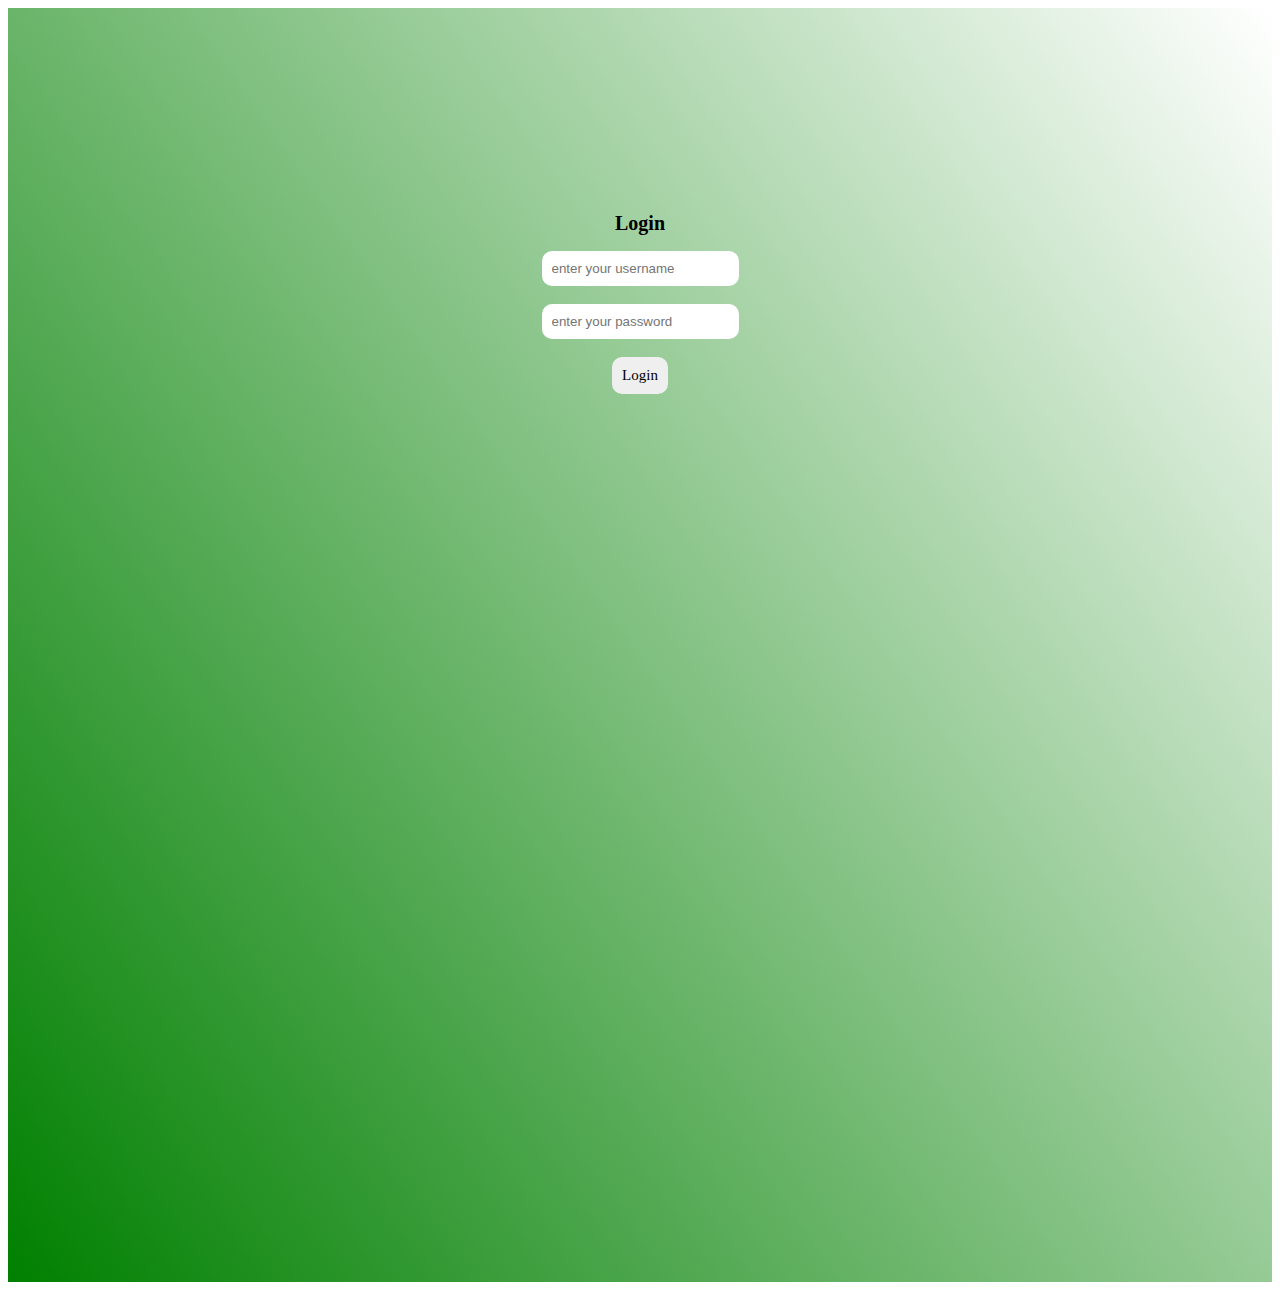
<file: login.html>
<!doctype html>
<html lang="en">
  <head>
    
    <meta charset="utf-8">
    <meta name="viewport" content="width=device-width, initial-scale=1">

    
    <link href="https://cdn.jsdelivr.net/npm/bootstrap@5.0.2/dist/css/bootstrap.min.css" rel="stylesheet" integrity="sha384-EVSTQN3/azprG1Anm3QDgpJLIm9Nao0Yz1ztcQTwFspd3yD65VohhpuuCOmLASjC" crossorigin="anonymous">
<link rel="stylesheet" href="assest/css/index.css">


    <title>Login!</title>
  </head>
  <body>
    <div class="loging">
        <h2>Login</h2>
        <input type="text" placeholder="enter your username" id="username"><br><br>
        <input type="text" placeholder="enter your password" id="userpassword"><br><br>

        <button onclick="Login()">Login</button>

        <script>
            function Login(){
            user = document.getElementById("username").value;
            userpass = document.getElementById("userpassword").value;


            if(user.length>0 && userpass.length>0){
        window.location.href="hom.html"
        alert("successfully")
      }else{
        alert("Please try again...")
      }
      

           
    }

        </script>
   
    <script src="https://cdn.jsdelivr.net/npm/bootstrap@5.0.2/dist/js/bootstrap.bundle.min.js" integrity="sha384-MrcW6ZMFYlzcLA8Nl+NtUVF0sA7MsXsP1UyJoMp4YLEuNSfAP+JcXn/tWtIaxVXM" crossorigin="anonymous"></script>

    
  </body>
</html>
</file>
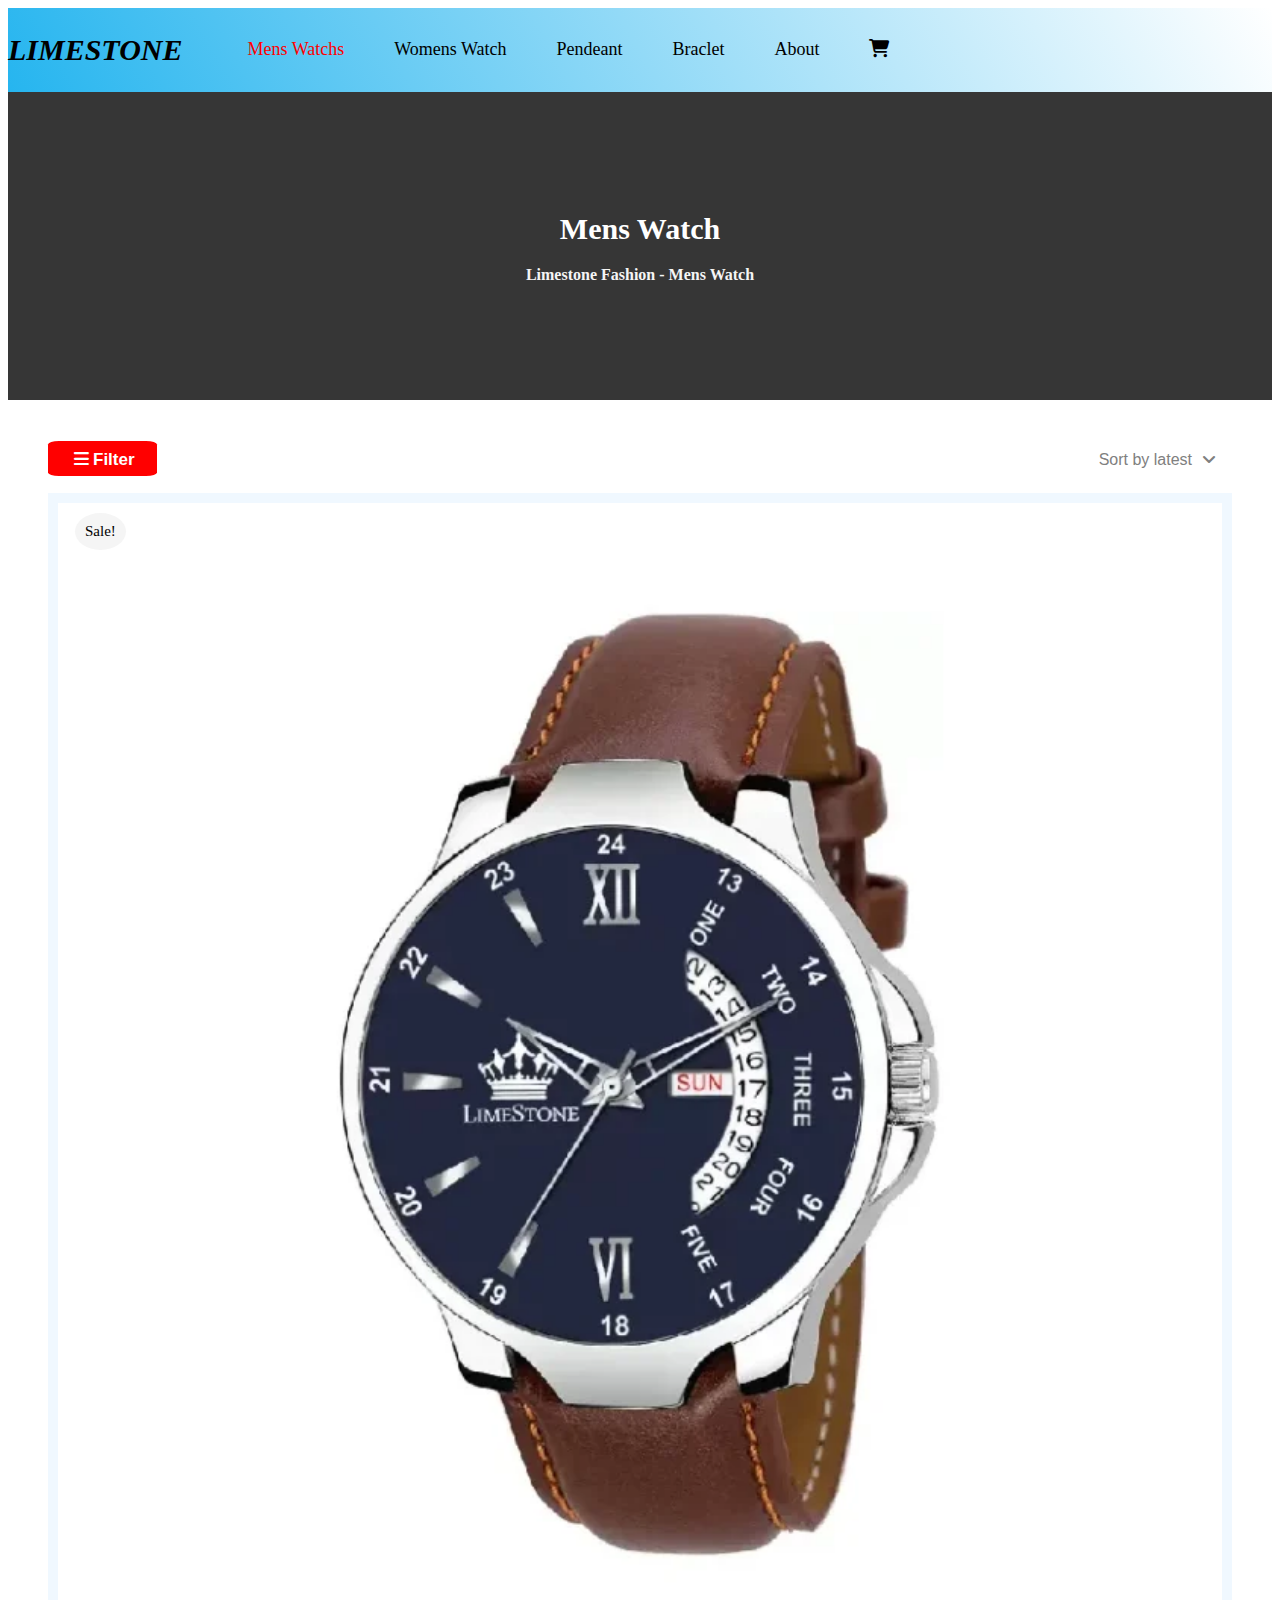
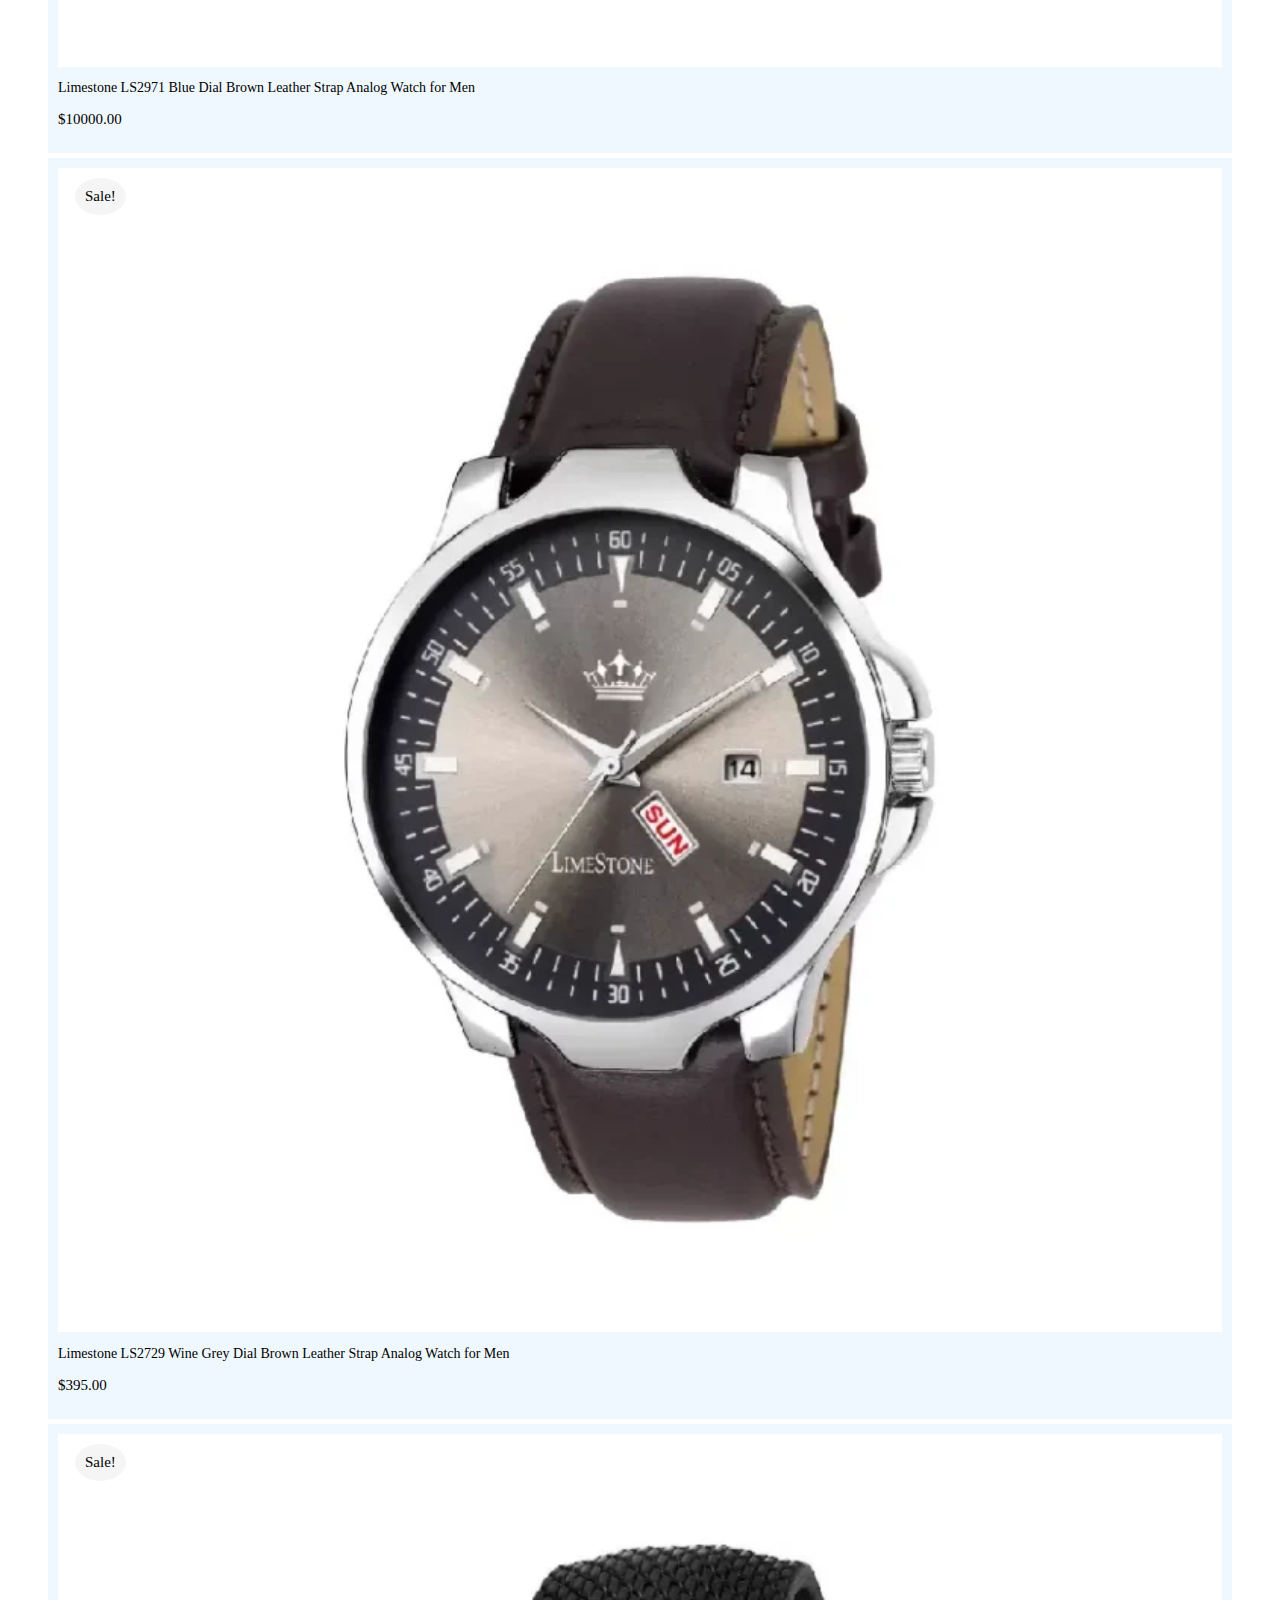
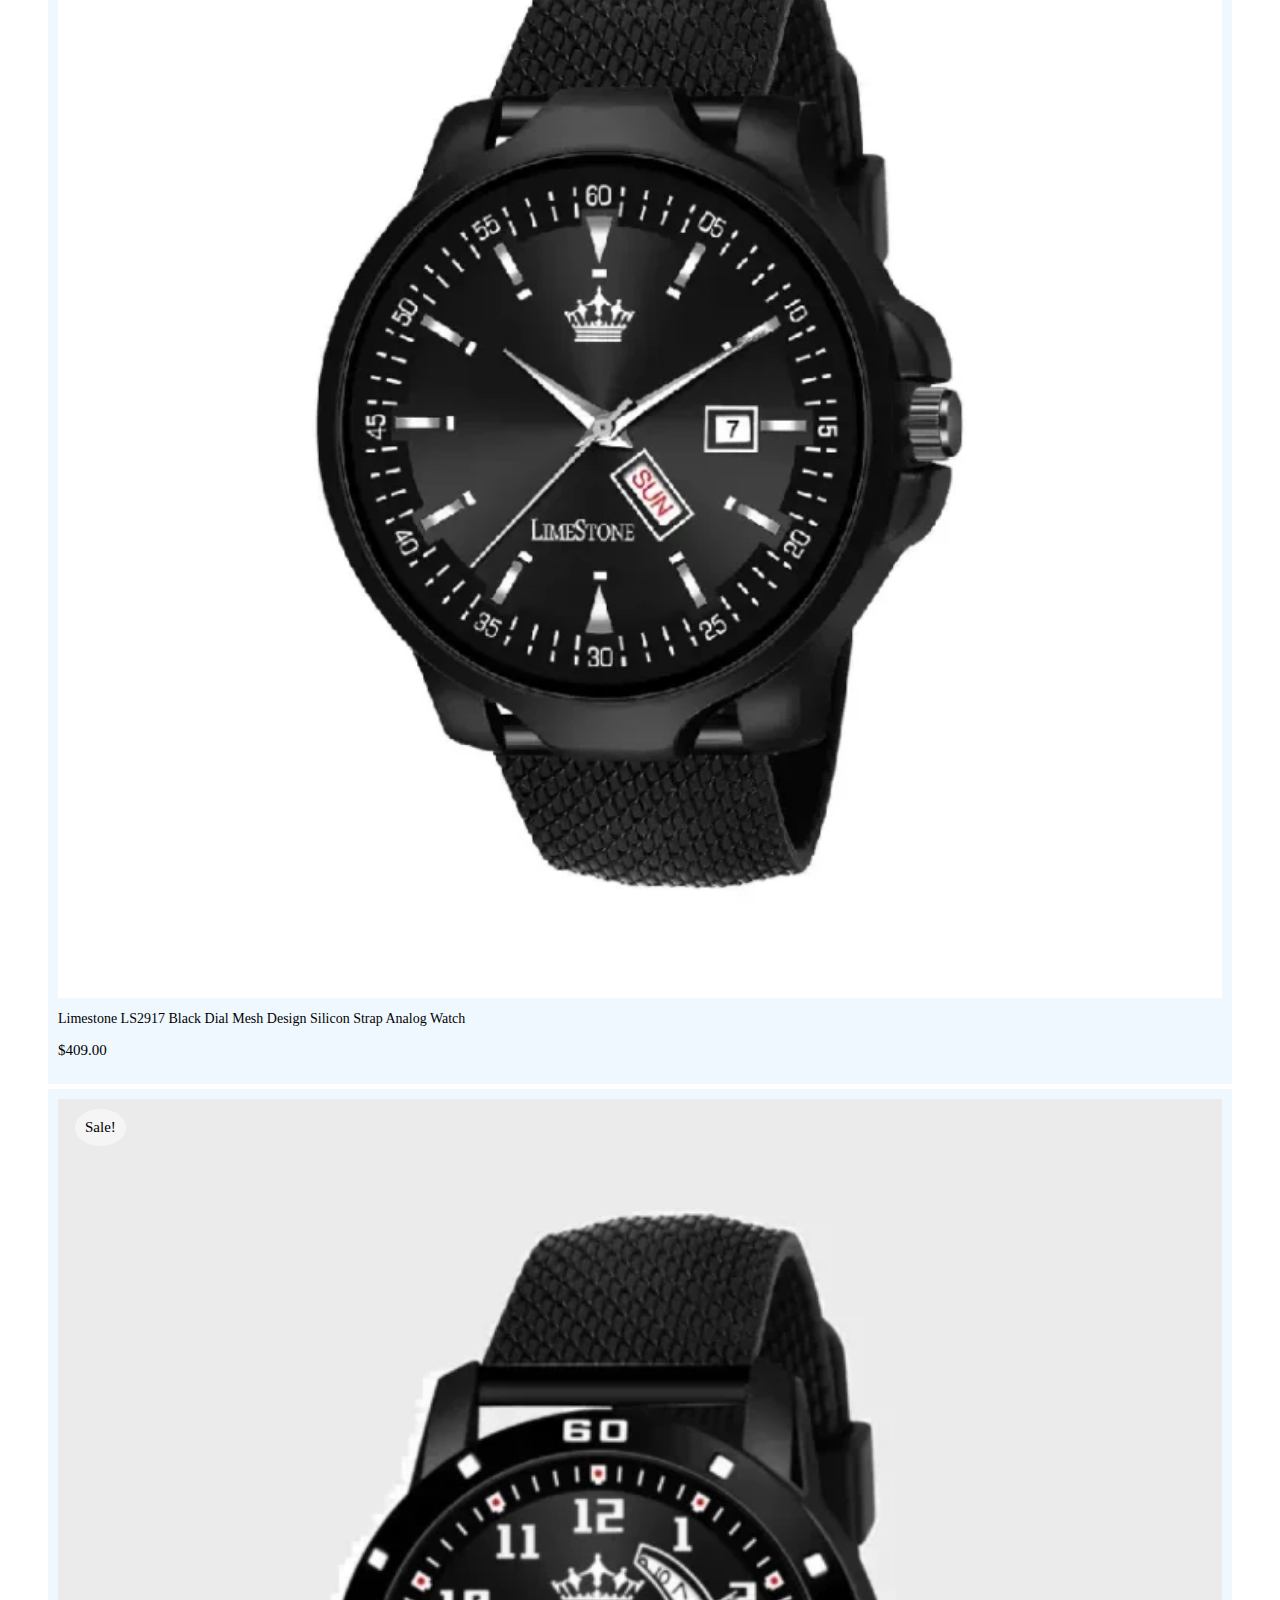
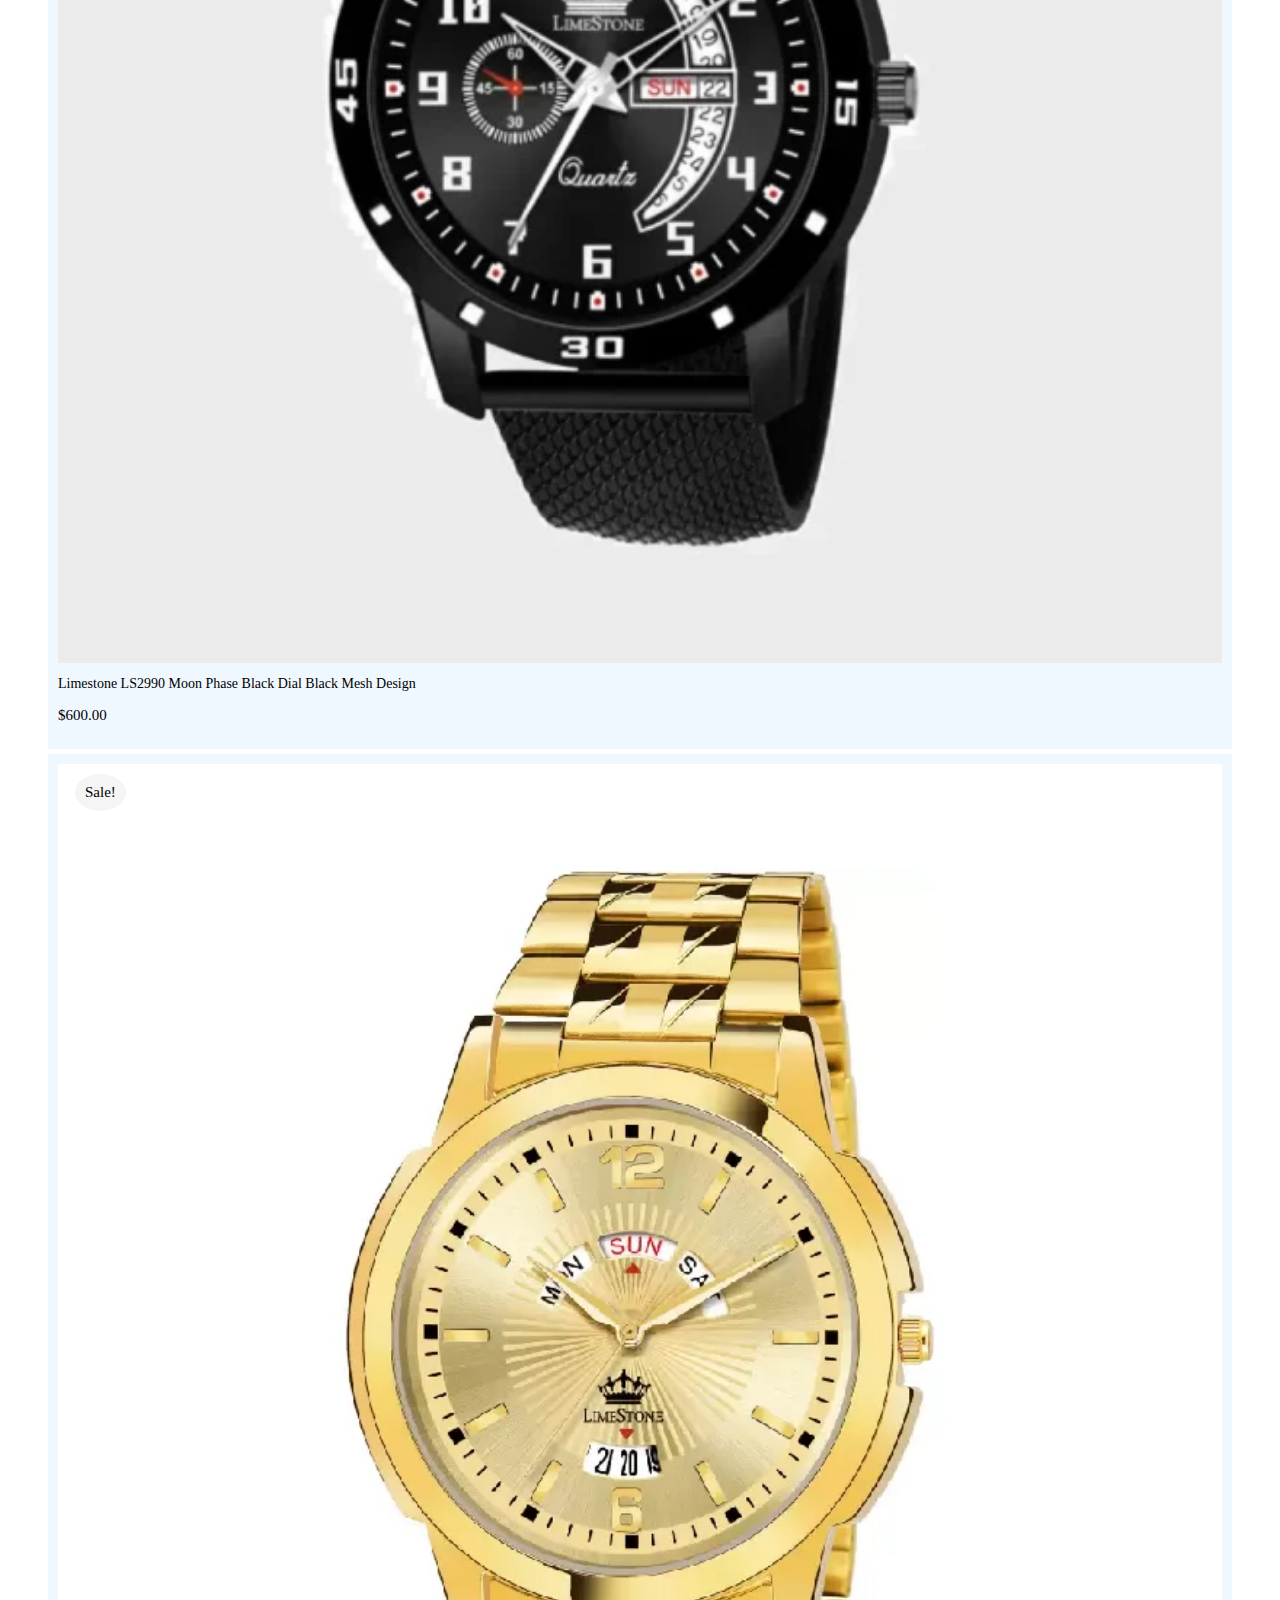
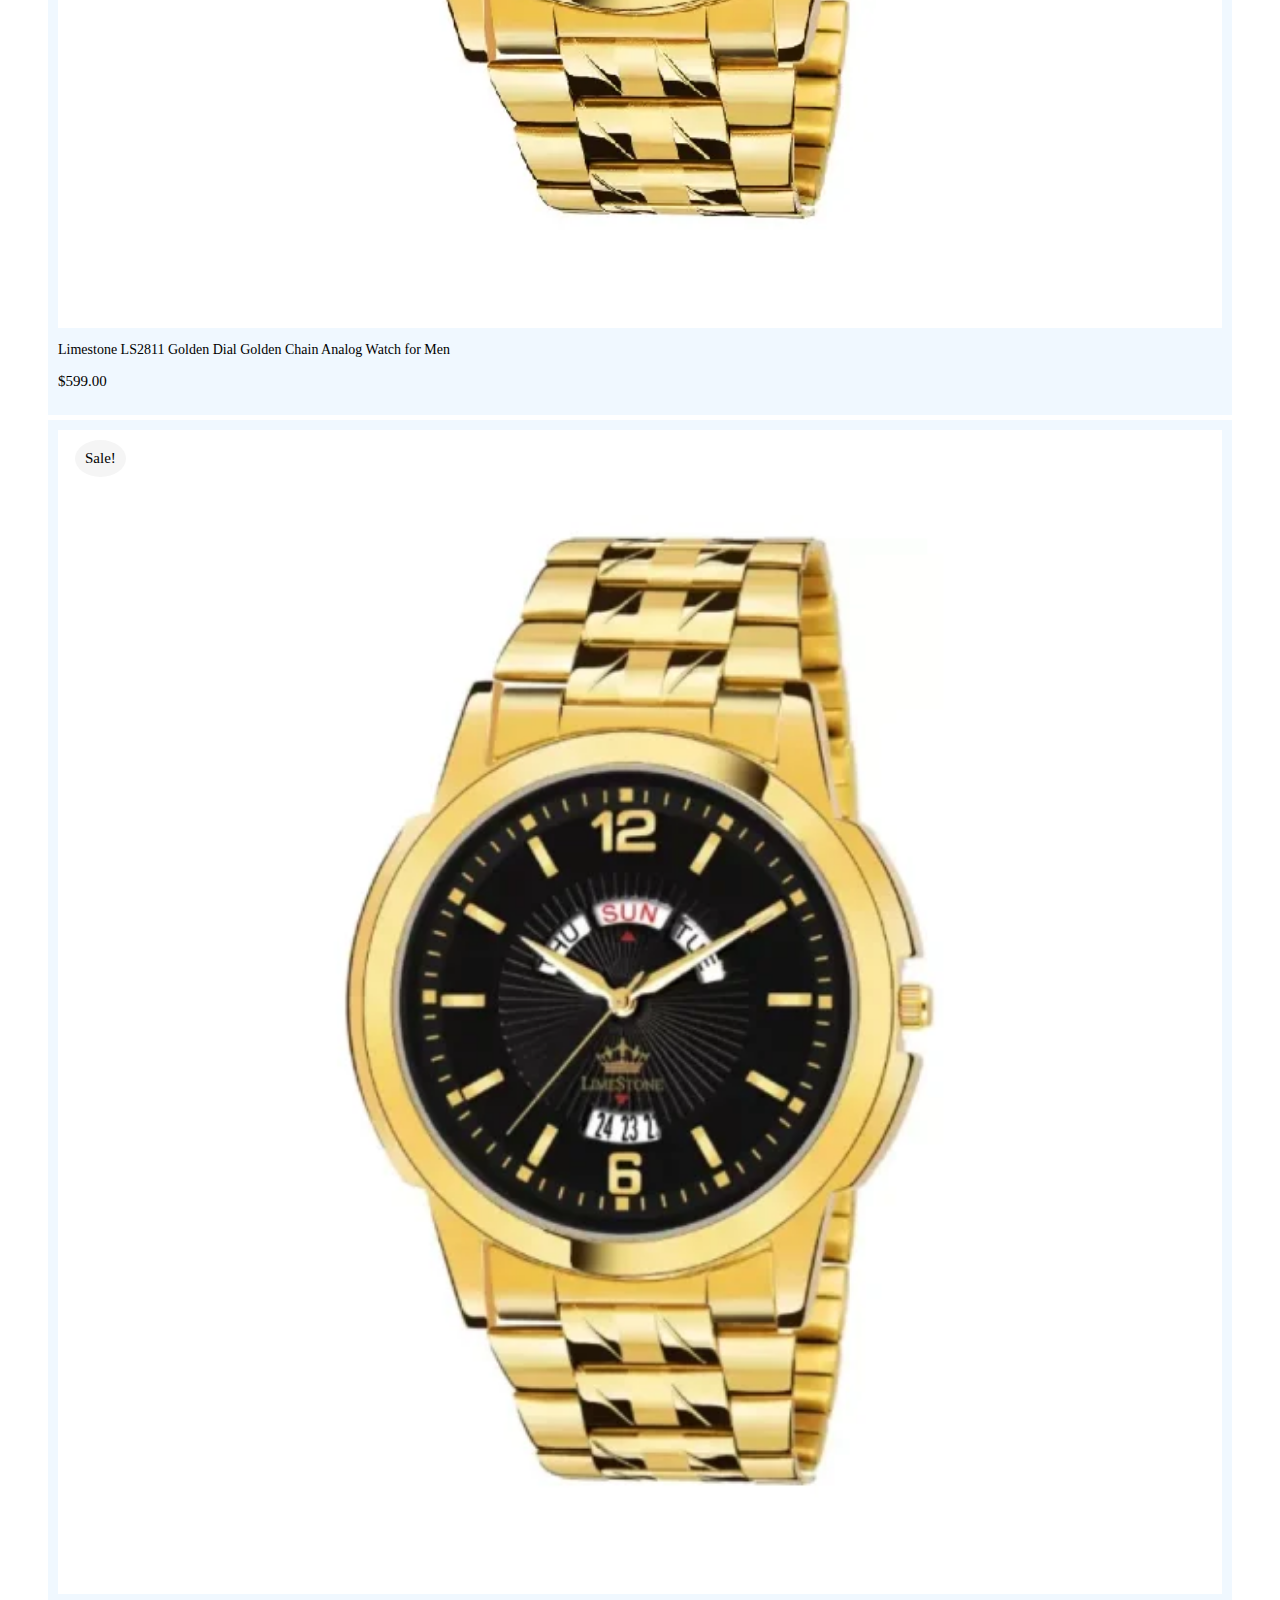
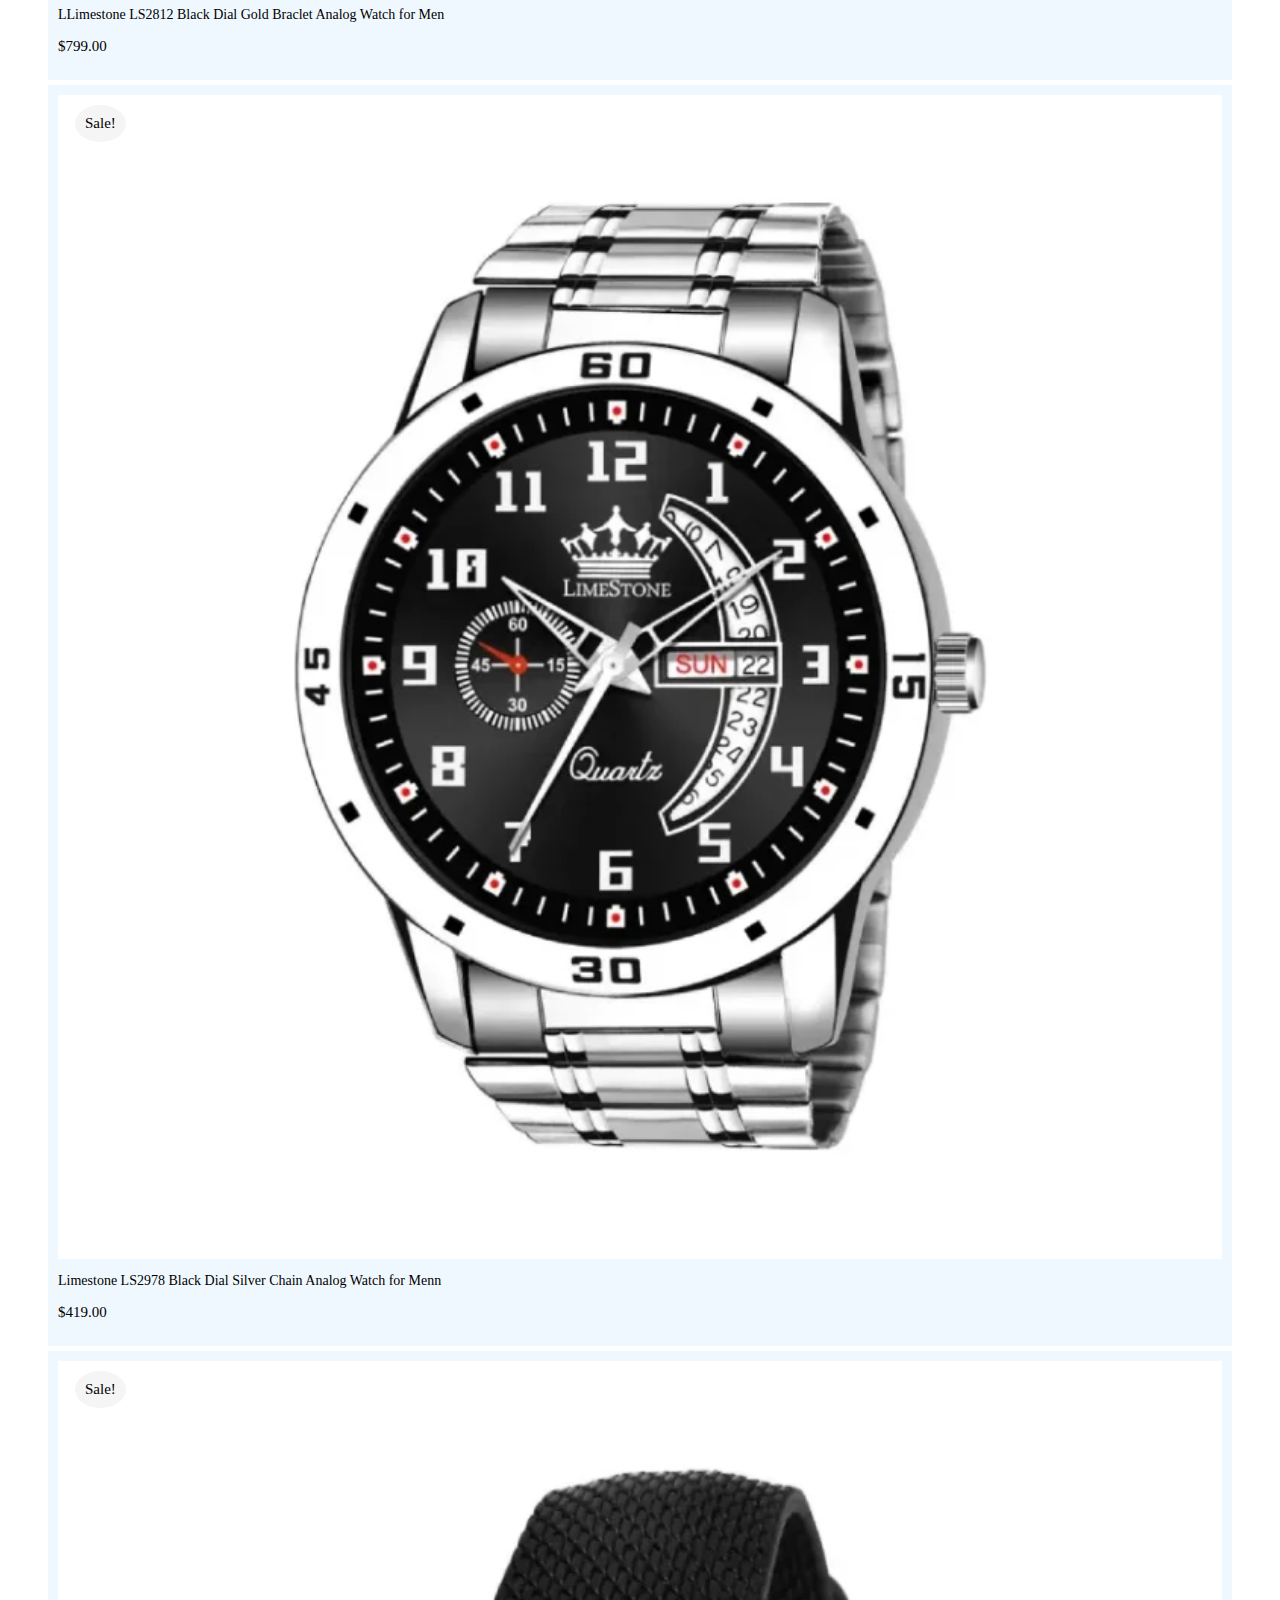
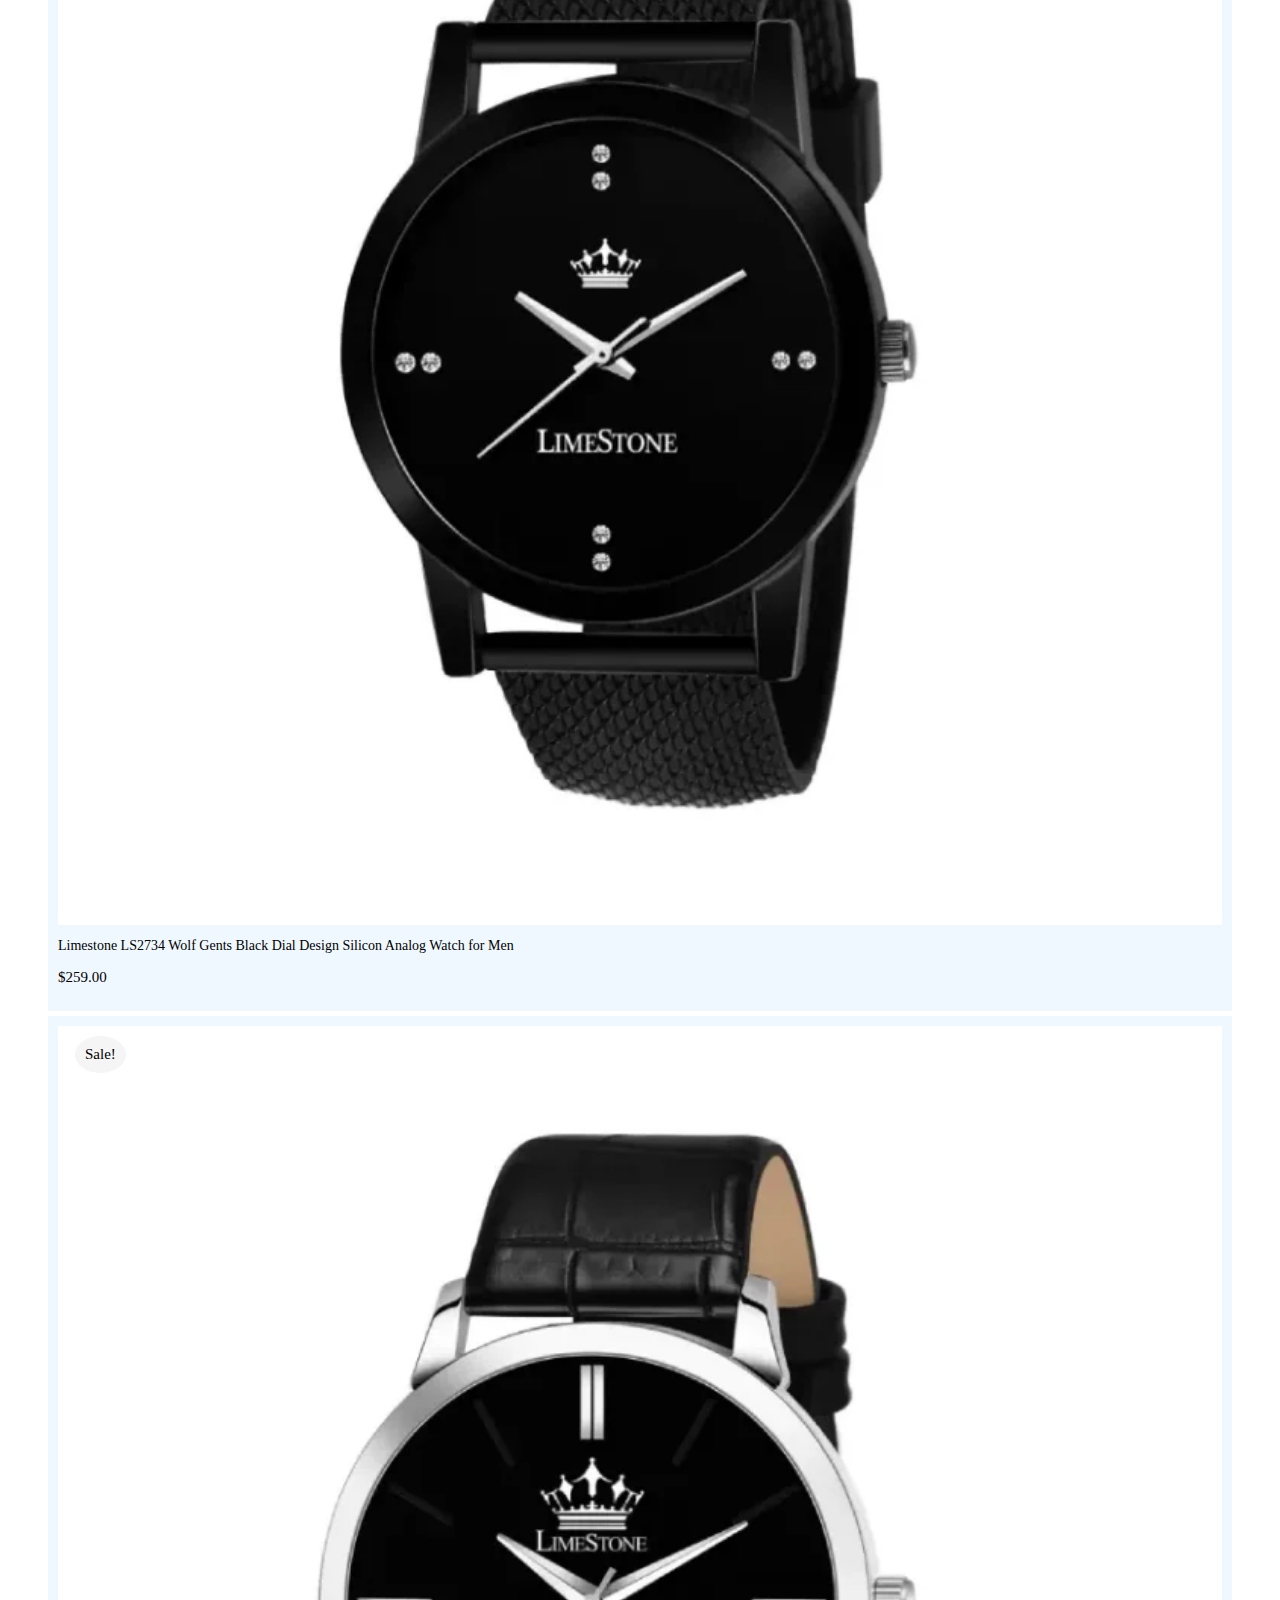
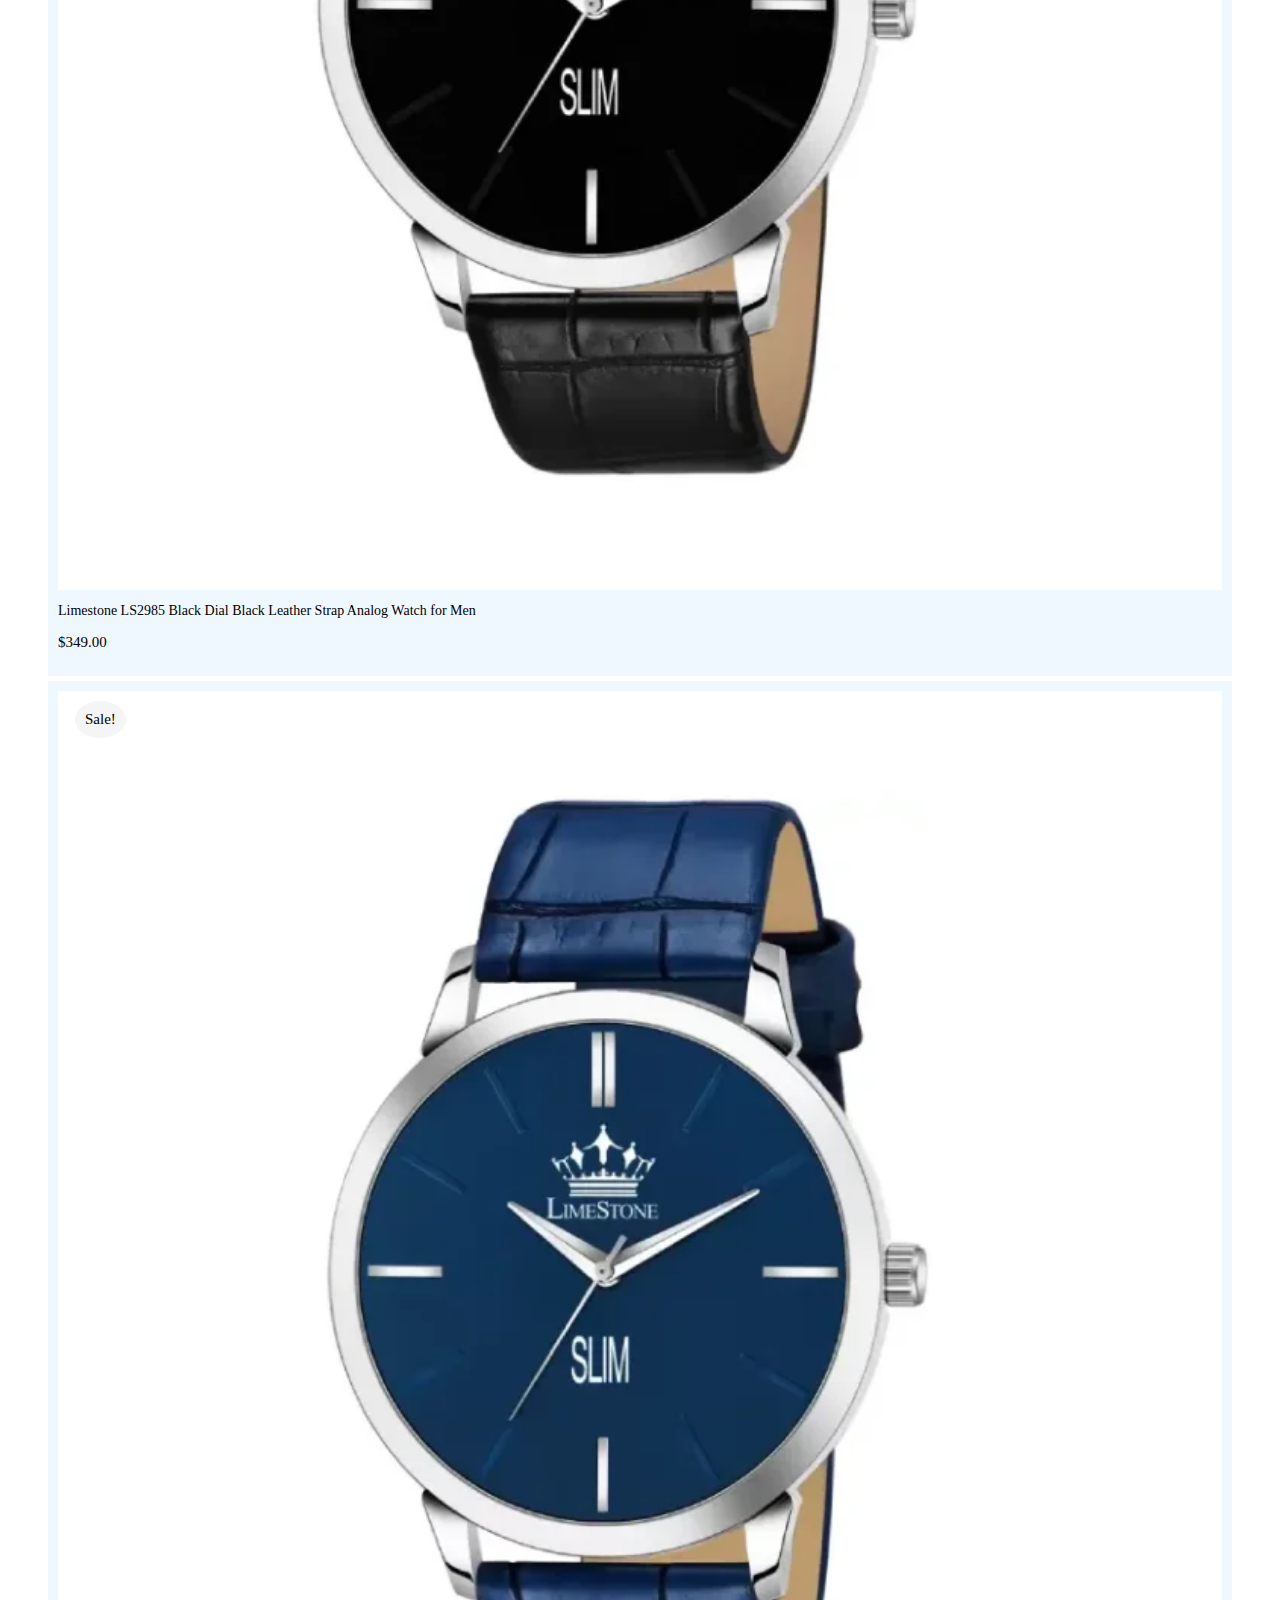
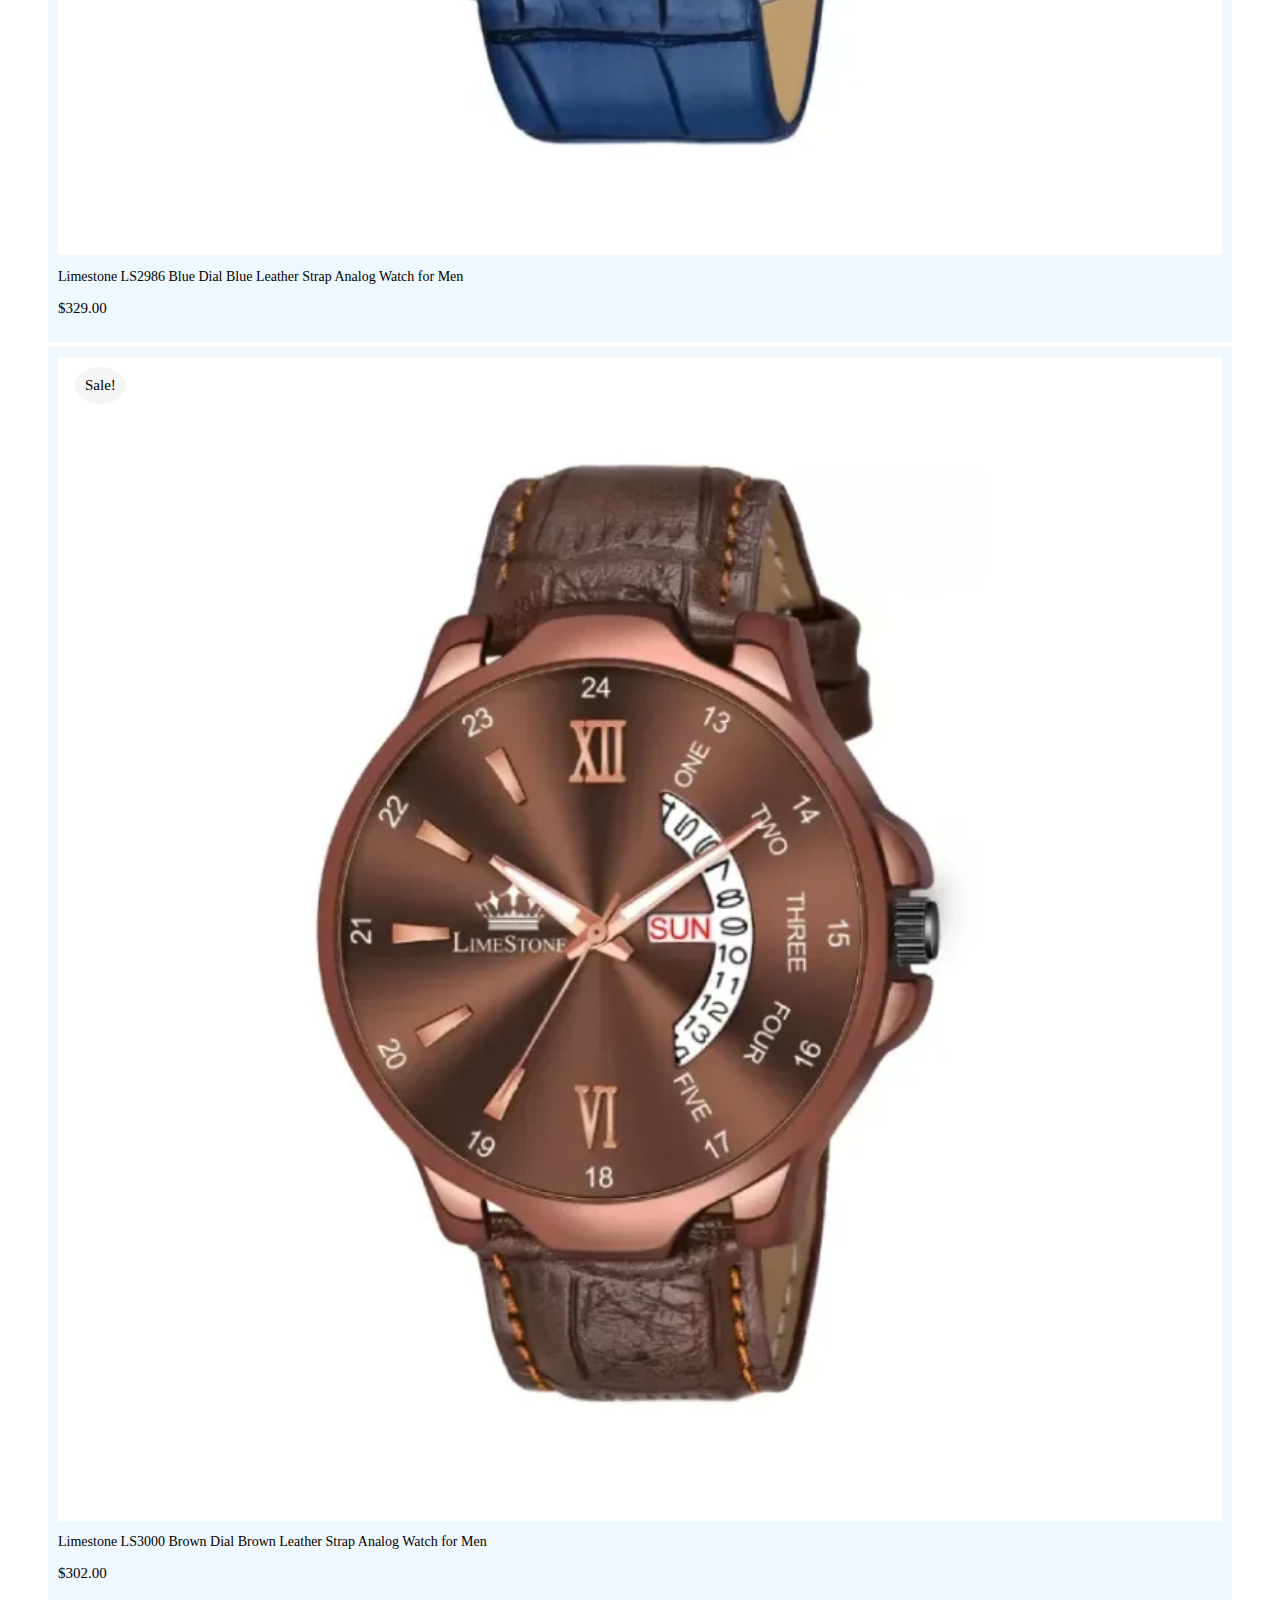
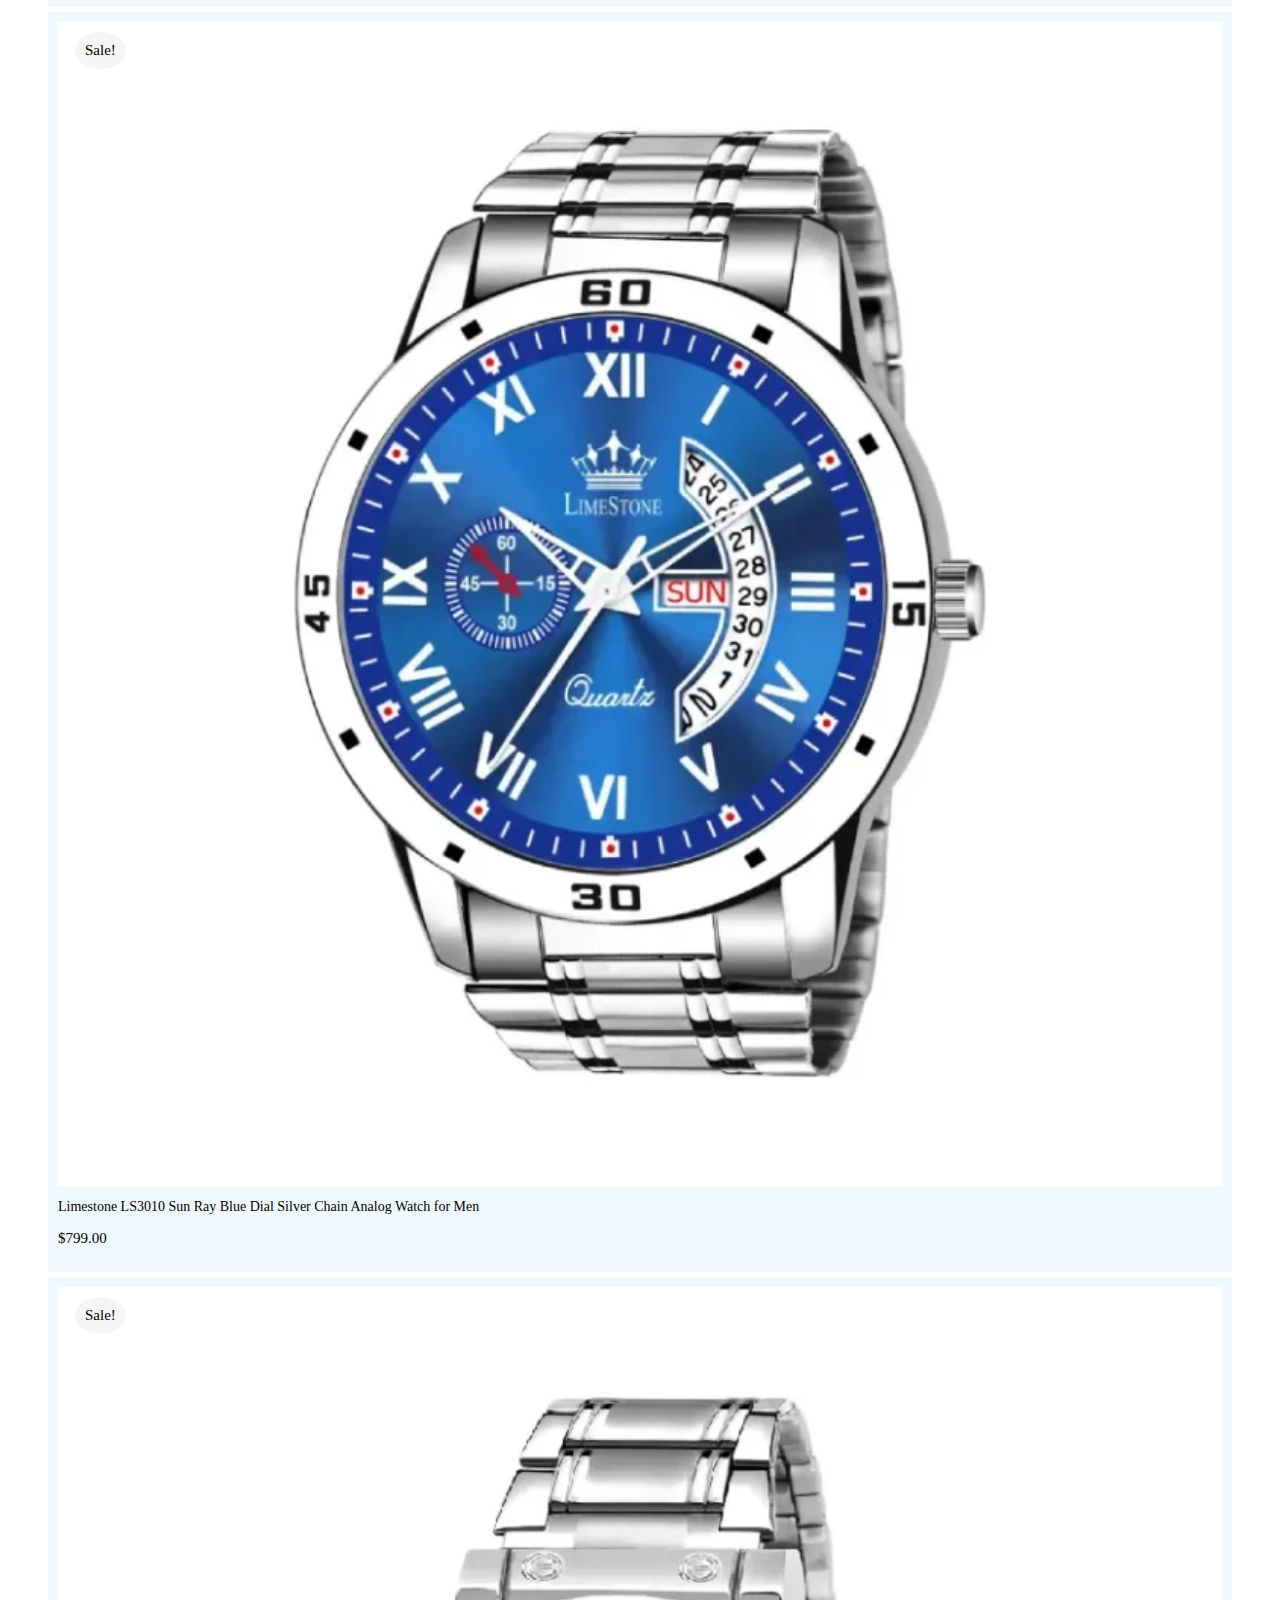
<file: mans-watch.html>
<!doctype html>
<html lang="en">
  <head>
    
    <meta charset="utf-8">
    <meta name="viewport" content="width=device-width, initial-scale=1">

    
    <link href="https://cdn.jsdelivr.net/npm/bootstrap@5.0.2/dist/css/bootstrap.min.css" rel="stylesheet" integrity="sha384-EVSTQN3/azprG1Anm3QDgpJLIm9Nao0Yz1ztcQTwFspd3yD65VohhpuuCOmLASjC" crossorigin="anonymous">
    <link rel="stylesheet" href="assest/css/index.css">
    <link rel="stylesheet" href="https://cdnjs.cloudflare.com/ajax/libs/font-awesome/6.7.2/css/all.min.css">


    <title>Limestone mens</title>
  </head>
  <body>
   
<header class="head" id="head-section">
        <div class="main">
            <div class="container">
                <div class="heading-nm">
                  <a href="index.html">
                    <h2>LIMESTONE</h2>
                    </a>
                  <nav>
                <ul id="nvi"> 
                    <li><a href="mans-watch.html" class="active">Mens Watchs</a></li>
                    <li><a href="women-watchs.html">Womens Watch</a></li>
                    <li><a href="pendel.html">Pendeant</a></li>
                    <li><a href="braclet.html">Braclet</a></li>
                    <li><a href="#">About</a></li>

                    <li id="shop" onclick="Shop()"> <i class="fa-solid fa-cart-shopping"></i></li>
                   
                </ul>
                <li id="bar" onclick="Bar()"> <i class="fa-solid fa-bars"></i></li> 
                <li id="close" onclick="Close()"><i class="fa-solid fa-xmark"></i></li>
               
                  </nav>
                </div>
              </div>
        </div>
    </header>

    <div class="bcked-img">
                  <div class="man-section">
                        <div class="title-section">
                          <h1>Mens Watch</h1>
                          <p>Limestone Fashion - Mens Watch</p>
                        </div>
                  </div>
    </div>


    <div class="filter">
        <div class="container">
            <div class="filing">
                    <div class="filter-section">
                <button> <i class="fa-solid fa-bars"></i>Filter</button>
                    </div>
            

                <div class="sort">
              <button class="drop">Sort by latest<i class="fa-solid fa-angle-down"></i></button>
                </div>
            </div>

            <div class="row mb-3 mens-folder">
                    <div class="col-lg-3 col-mb-3 ">
                            <div class="mens-product">
                                <span>Sale!</span>
                                <img src="assest/images/brown-leather.webp">
                                    <div class="men-info">
                                        <h1>Limestone LS2971 Blue Dial Brown Leather Strap Analog Watch for Men</h1>
                                        <p>$10000.00</p>
                                    </div>
                            </div>
                    </div>

            <div class="col-lg-3 col-mb-3 ">
                    <div class="mens-product">
                        <span>Sale!</span>
                    <img src="assest/images/wine-grey.webp">
                         <div class="men-info">
                            <h1>Limestone LS2729 Wine Grey Dial Brown Leather Strap Analog Watch for Men</h1>
                            <p>$395.00</p>
                        </div>
                    </div>
            </div>

                <div class="col-lg-3 col-mb-3 ">
                    <div class="mens-product">
                        <span>Sale!</span>
                    <img src="assest/images/silicon-strap.webp">
                         <div class="men-info">
                            <h1>Limestone LS2917 Black Dial Mesh Design Silicon Strap Analog Watch</h1>
                            <p>$409.00</p>
                         </div>
                    </div>
                </div>

                <div class="col-lg-3 col-mb-3 ">
                    <div class="mens-product">
                        <span>Sale!</span>
                    <img src="assest/images/moon-phase.webp">
                        <div class="men-info">
                            <h1>Limestone LS2990 Moon Phase Black Dial Black Mesh Design</h1>
                            <p>$600.00</p>
                        </div>
                    </div>
                </div>

            <div class="col-lg-3 col-mb-3 ">
                    <div class="mens-product">
                        <span>Sale!</span>
                    <img src="assest/images/golden-chain.webp">
                        <div class="men-info">
                            <h1>Limestone LS2811 Golden Dial Golden Chain Analog Watch for Men</h1>
                            <p>$599.00</p>
                        </div>
                    </div>
            </div>

            <div class="col-lg-3 col-mb-3 ">
                    <div class="mens-product">
                        <span>Sale!</span>
                    <img src="assest/images/gold-braclet.webp">
                        <div class="men-info">
                            <h1>LLimestone LS2812 Black Dial Gold Braclet Analog Watch for Men</h1>
                            <p>$799.00</p>
                        </div>
                    </div>
            </div>

            <div class="col-lg-3 col-mb-3 ">
                    <div class="mens-product">
                        <span>Sale!</span>
                    <img src="assest/images/analog-watch.webp">
                        <div class="men-info">
                            <h1>Limestone LS2978 Black Dial Silver Chain Analog Watch for Menn</h1>
                            <p>$419.00</p>
                        </div>
                    </div>
            </div>

            <div class="col-lg-3 col-mb-3 ">
                    <div class="mens-product">
                        <span>Sale!</span>
                    <img src="assest/images/wolf-gents.webp">
                        <div class="men-info">
                            <h1>Limestone LS2734 Wolf Gents Black Dial Design Silicon Analog Watch for Men</h1>
                            <p>$259.00</p>
                    </div>
                        </div>
            </div>

            <div class="col-lg-3 col-mb-3 ">
                    <div class="mens-product">
                        <span>Sale!</span>
                    <img src="assest/images/black-watch.webp">
                        <div class="men-info">
                            <h1>Limestone LS2985 Black Dial Black Leather Strap Analog Watch for Men</h1>
                            <p>$349.00</p>
                        </div>
                    </div>
            </div>

            <div class="col-lg-3 col-mb-3 ">
                    <div class="mens-product">
                        <span>Sale!</span>
                    <img src="assest/images/bluel.webp">
                        <div class="men-info">
                            <h1>Limestone LS2986 Blue Dial Blue Leather Strap Analog Watch for Men</h1>
                            <p>$329.00</p>
                        </div>
                    </div>
            </div>

            <div class="col-lg-3 col-mb-3 ">
                    <div class="mens-product">
                        <span>Sale!</span>
                    <img src="assest/images/brown-dial.webp">
                        <div class="men-info">
                            <h1>Limestone LS3000 Brown Dial Brown Leather Strap Analog Watch for Men</h1>
                            <p>$302.00</p>
                        </div>
                    </div>
            </div>

            <div class="col-lg-3 col-mb-3 ">
                    <div class="mens-product">
                        <span>Sale!</span>
                    <img src="assest/images/blue-dial.webp">
                        <div class="men-info">
                            <h1>Limestone LS3010 Sun Ray Blue Dial Silver Chain Analog Watch for Men</h1>
                            <p>$799.00</p>
                        </div>
                    </div>
            </div>

            <div class="col-lg-3 col-mb-3 ">
                    <div class="mens-product">
                        <span>Sale!</span>
                    <img src="assest/images/royal-oak.webp">
                        <div class="men-info">
                            <h1>Limestone LS3011 Royal Oak Series Silver Dial Silver Chain Analog Watch </h1>
                            <p>$435.00</p>
                        </div>
                    </div>
            </div>

            <div class="col-lg-3 col-mb-3 ">
                    <div class="mens-product">
                        <span>Sale!</span>
                    <img src="assest/images/silver-square.webp">
                        <div class="men-info">
                            <h1>Limestone LS3023 OTUS Black Silver Square Dial Black Leather</h1>
                            <p>$399.00</p>
                        </div>
                    </div>
            </div>

            <div class="col-lg-3 col-mb-3 ">
                    <div class="mens-product">
                        <span>Sale!</span>
                    <img src="assest/images/otus-blue.webp">
                        <div class="men-info">
                            <h1>Limestone LS3026 OTUS Blue Square Dial Silver Chain Analog Watch for Men</h1>
                            <p>$799.00</p>
                        </div>
                    </div>
            </div>

                <div class="col-lg-3 col-mb-3 ">
                    <div class="mens-product">
                        <span>Sale!</span>
                    <img src="assest/images/white-dial.webp">
                        <div class="men-info">
                            <h1>Limestone LS2881 Brown White Dial Brown Leather Strap Analog Watch</h1>
                            <p>$999.00</p>
                        </div>
                    </div>
                </div>
            </div>
        </div>
    </div>

    <div class="more" id="mor">
       <button onclick="More()">No More Product</button>
    </div>

   

        
    <script>
      function Bar(){
        barrr= document.getElementById("bar")
        barrr.style.display="none"
        uldata = document.getElementById("nvi")
        uldata.style.transform="translateX(0px)";
        opandata = document.getElementById("close")
        opandata.style.display="block"

      } 
      function Close(){
        barrr= document.getElementById("bar")
        barrr.style.display="block"
        uldata = document.getElementById("nvi")
        uldata.style.transform="translateX(-1000px)";
        opandata = document.getElementById("close")
        opandata.style.display="none"
      }
       
       function More(){
        setTimeout(()=>{
             window.location.href="index.html"
                    },2000)
        

      
      }
        </script>
   
  </body>
</html>
</file>
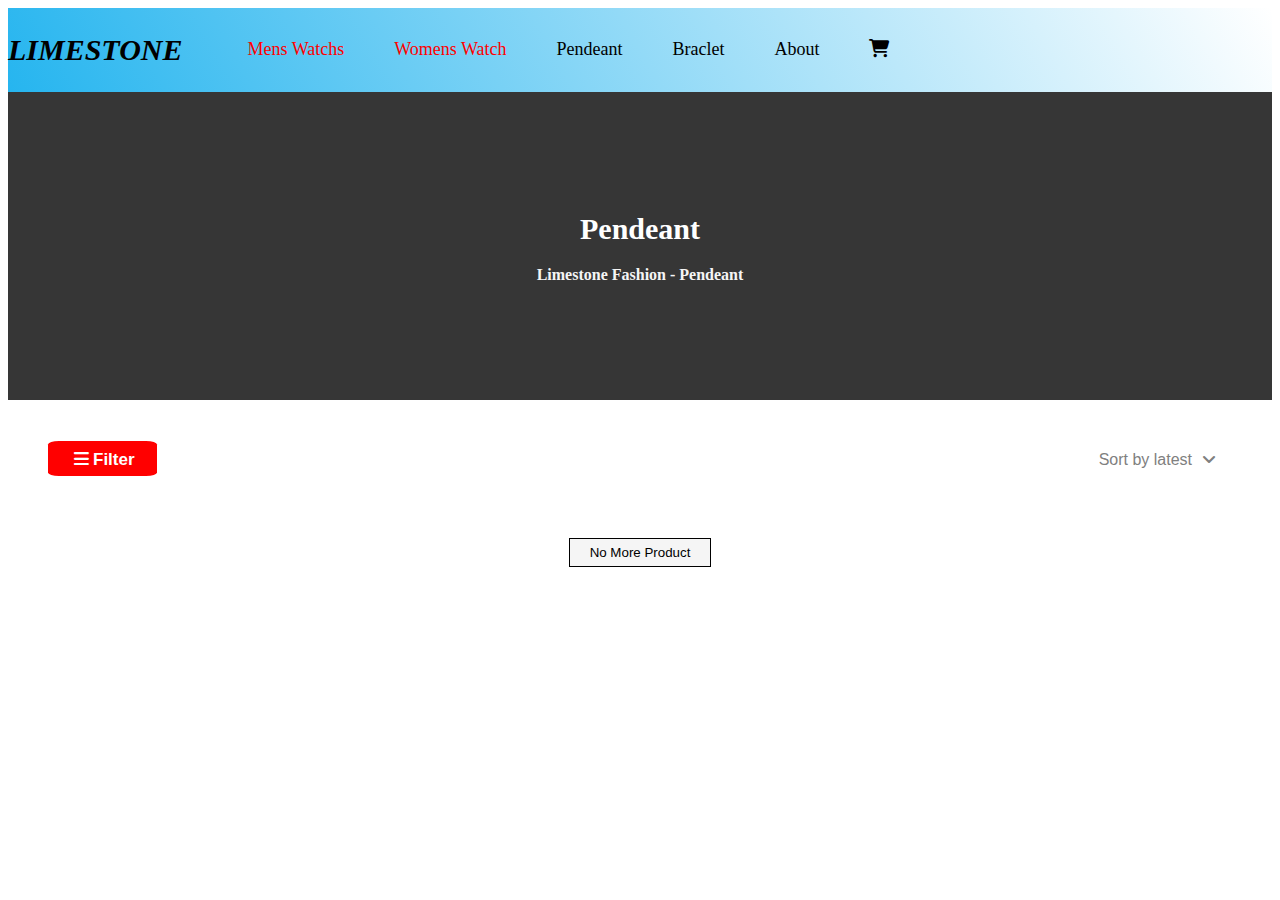
<file: pendel.html>
<!doctype html>
<html lang="en">
  <head>
    
    <meta charset="utf-8">
    <meta name="viewport" content="width=device-width, initial-scale=1">

    
    <link href="https://cdn.jsdelivr.net/npm/bootstrap@5.0.2/dist/css/bootstrap.min.css" rel="stylesheet" integrity="sha384-EVSTQN3/azprG1Anm3QDgpJLIm9Nao0Yz1ztcQTwFspd3yD65VohhpuuCOmLASjC" crossorigin="anonymous">
    <link rel="stylesheet" href="assest/css/index.css">
    <link rel="stylesheet" href="https://cdnjs.cloudflare.com/ajax/libs/font-awesome/6.7.2/css/all.min.css">


    <title>Limestone mens</title>
  </head>
  <body>
   
<header class="head" id="head-section">
        <div class="main">
            <div class="container">
                <div class="heading-nm">
                  <a href="index.html">
                    <h2>LIMESTONE</h2>
                    </a>
                  <nav>
                <ul id="nvi"> 
                    <li><a href="mans-watch.html" class="active">Mens Watchs</a></li>
                    <li><a href="women-watchs.html" class="active">Womens Watch</a></li>
                    <li><a href="pendel.html">Pendeant</a></li>
                    <li><a href="#">Braclet</a></li>
                    <li><a href="#">About</a></li>

                    <li id="shop" onclick="Shop()"> <i class="fa-solid fa-cart-shopping"></i></li>
                   
                </ul>
                <li id="bar" onclick="Bar()"> <i class="fa-solid fa-bars"></i></li> 
                <li id="close" onclick="Close()"><i class="fa-solid fa-xmark"></i></li>
               
                  </nav>
                </div>
              </div>
        </div>
    </header>

    <div class="bcked-img">
                  <div class="man-section">
                        <div class="title-section">
                          <h1> Pendeant</h1>
                          <p>Limestone Fashion - Pendeant</p>
                        </div>
                  </div>
    </div>


    <div class="filter">
        <div class="container">
            <div class="filing">
                    <div class="filter-section">
                <button> <i class="fa-solid fa-bars"></i>Filter</button>
                    </div>
            

                <div class="sort">
              <button class="drop">Sort by latest<i class="fa-solid fa-angle-down"></i></button>
                </div>
            </div>

            <!-- 
             -->
        </div>
    </div>

    <div class="more" id="mor">
       <button onclick="More()">No More Product</button>
    </div>

   

        
    <script>
      function Bar(){
        barrr= document.getElementById("bar")
        barrr.style.display="none"
        uldata = document.getElementById("nvi")
        uldata.style.transform="translateX(0px)";
        opandata = document.getElementById("close")
        opandata.style.display="block"

      } 
      function Close(){
        barrr= document.getElementById("bar")
        barrr.style.display="block"
        uldata = document.getElementById("nvi")
        uldata.style.transform="translateX(-1000px)";
        opandata = document.getElementById("close")
        opandata.style.display="none"
      }
       
       function More(){
        setTimeout(()=>{
             window.location.href="index.html"
                    },2000)
        

      
      }
        </script>
   
  </body>
</html>
</file>
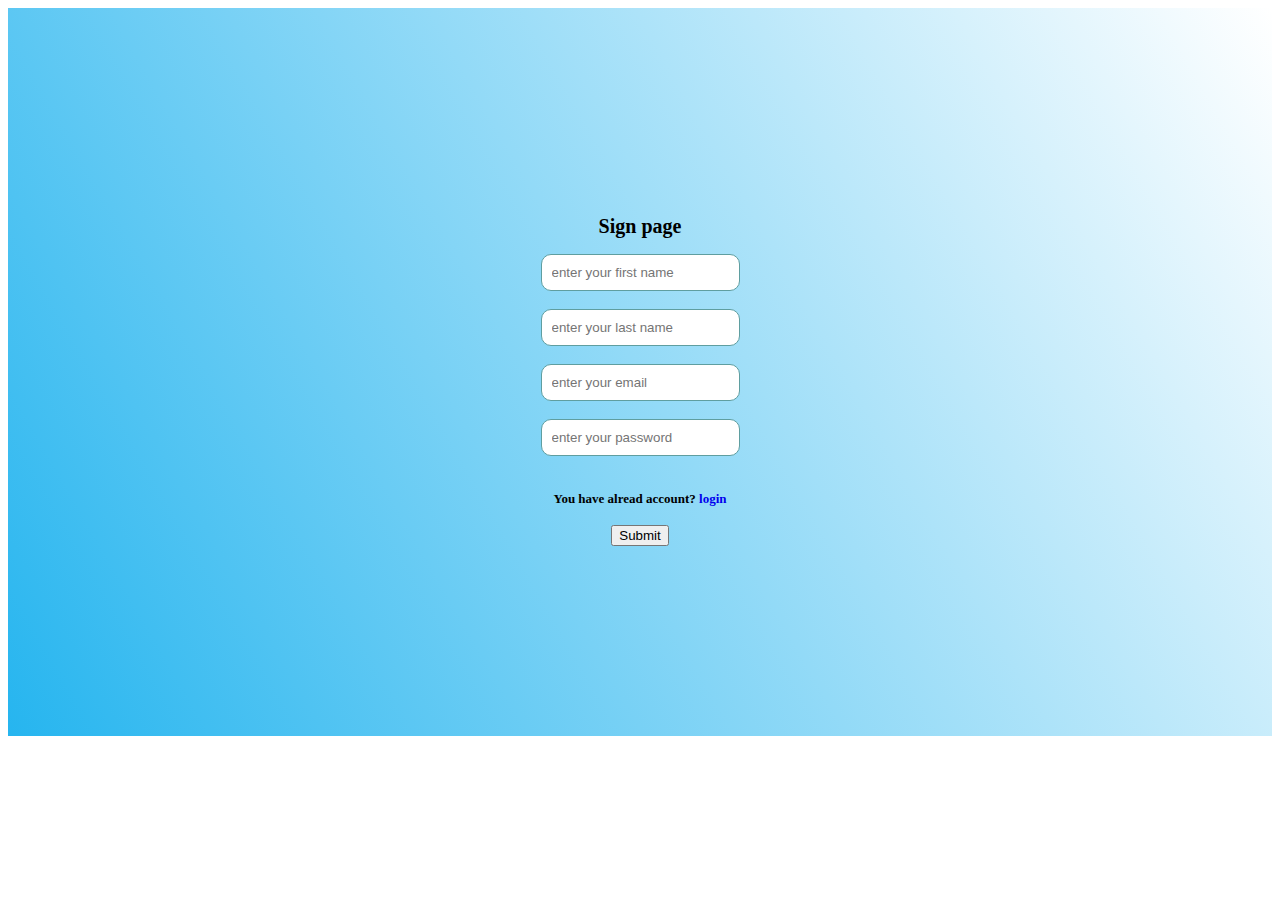
<file: singup.html>
<!doctype html>
<html lang="en">
  <head>
    
    <meta charset="utf-8">
    <meta name="viewport" content="width=device-width, initial-scale=1">

    
    <link href="https://cdn.jsdelivr.net/npm/bootstrap@5.0.2/dist/css/bootstrap.min.css" rel="stylesheet" integrity="sha384-EVSTQN3/azprG1Anm3QDgpJLIm9Nao0Yz1ztcQTwFspd3yD65VohhpuuCOmLASjC" crossorigin="anonymous">
<link rel="stylesheet" href="assest/css/index.css">


    <title>singup!</title>
  </head>
  <body>
    <div class="main">
        <div class="container">
            <div class="login">
                <h2>Sign  page</h2>
                <input type="text" placeholder="enter your first name" id="ffrname"><br><br>
                <input type="text" placeholder="enter your last name " id="lsname"><br><br>
                <input type="text" placeholder="enter your email" id="email"><br><br>
                <input type="text" placeholder="enter your password" id="password"><br><br>
                <h4>You have alread account?
                    <a href="login.html" onclick="Login()">login</a>
                </h4>
                <button onclick="Submit()" id="Submit">Submit</button>
            </div>
            </div>
        </div>
    </div>

    <script>
      function Submit(){
      firstname = document.getElementById("ffrname").value;
      lastname = document.getElementById("lsname").value;
      email = document.getElementById("email").value;
      password = document.getElementById("password").value;
     
        // setTimeout(()=>{
        //   window.location.href="main-page.html"
        // },2000)
      

      if(firstname.length>0 && lastname.length>0 && email.length>0 && password.length>0){
        window.location.href="index.html"
        alert("successfully")
      }else{
        alert("Please try again...")
      }

      }

      function Login(){
        setTimeout(()=>{
             window.location.href="login.html"
        },2000)
        

      
      }

       


    </script>
    




   
    <script src="https://cdn.jsdelivr.net/npm/bootstrap@5.0.2/dist/js/bootstrap.bundle.min.js" integrity="sha384-MrcW6ZMFYlzcLA8Nl+NtUVF0sA7MsXsP1UyJoMp4YLEuNSfAP+JcXn/tWtIaxVXM" crossorigin="anonymous"></script>

    
  </body>
</html>
</file>
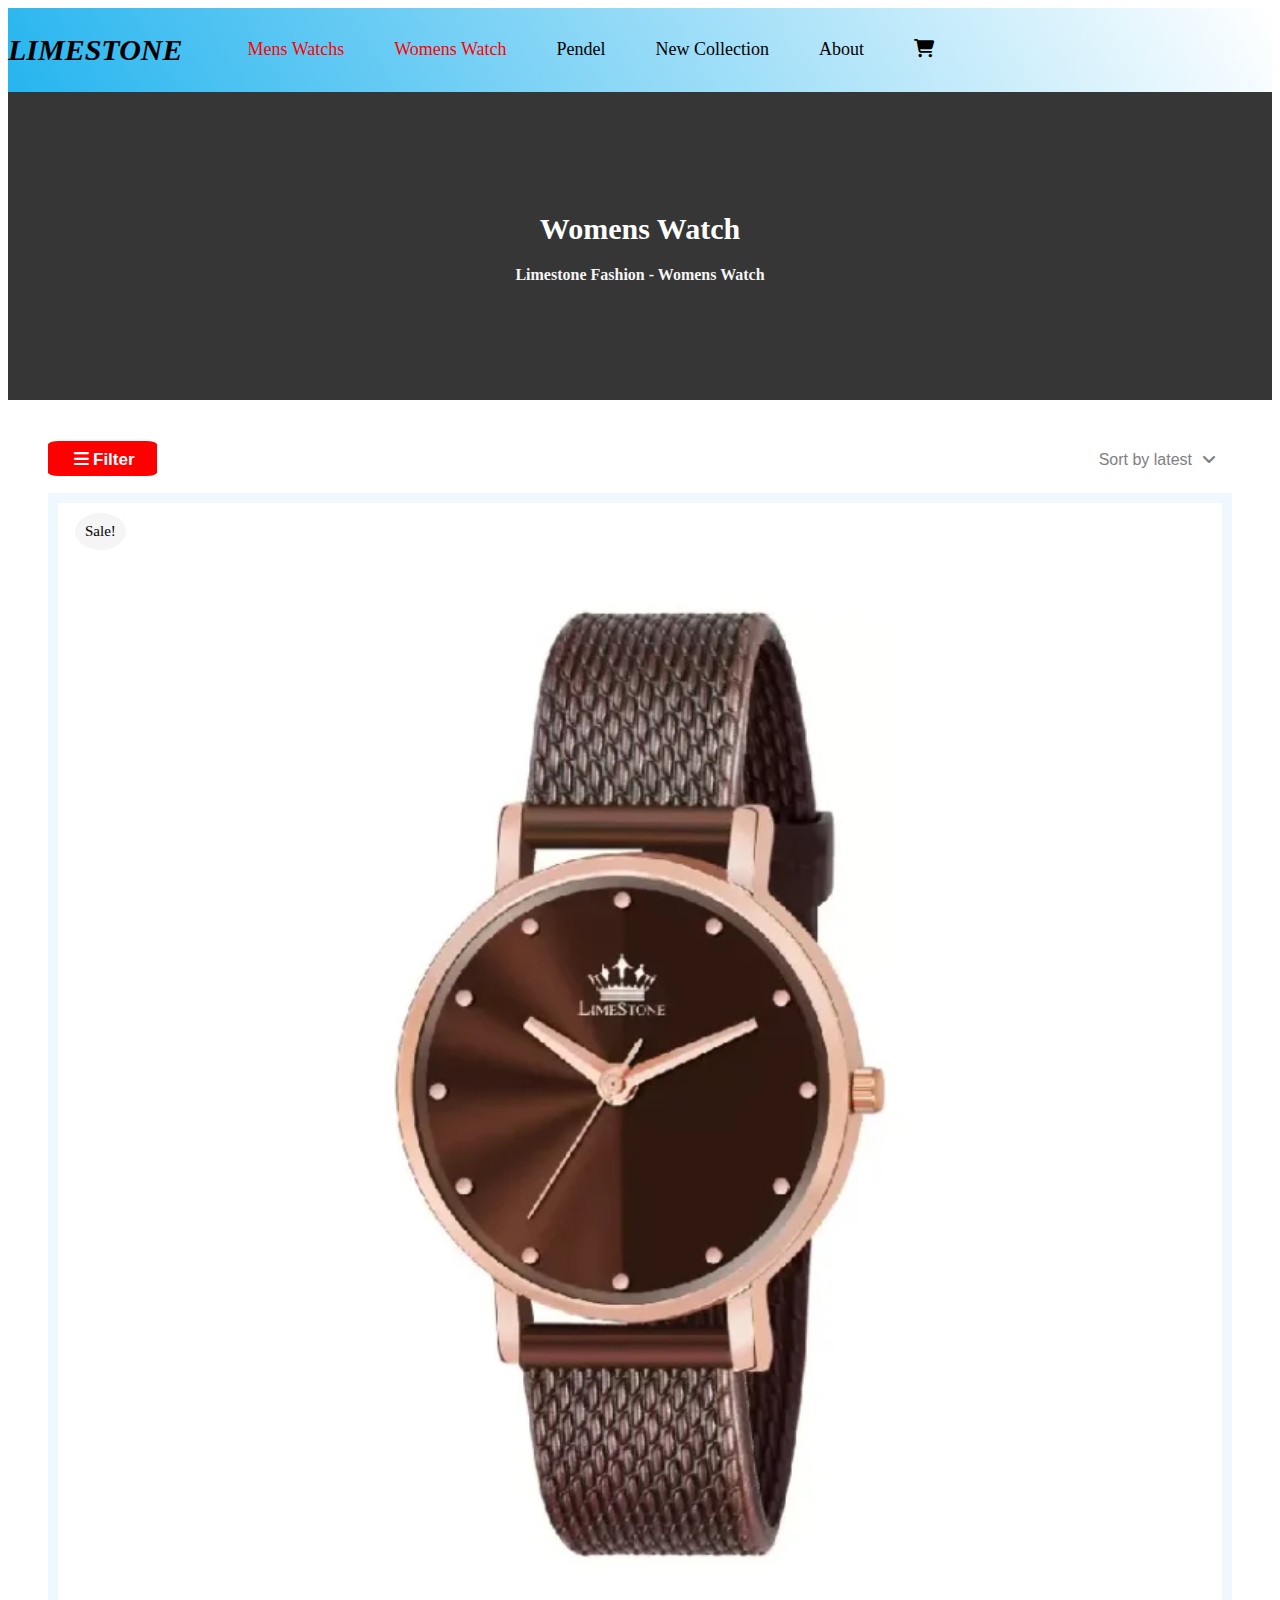
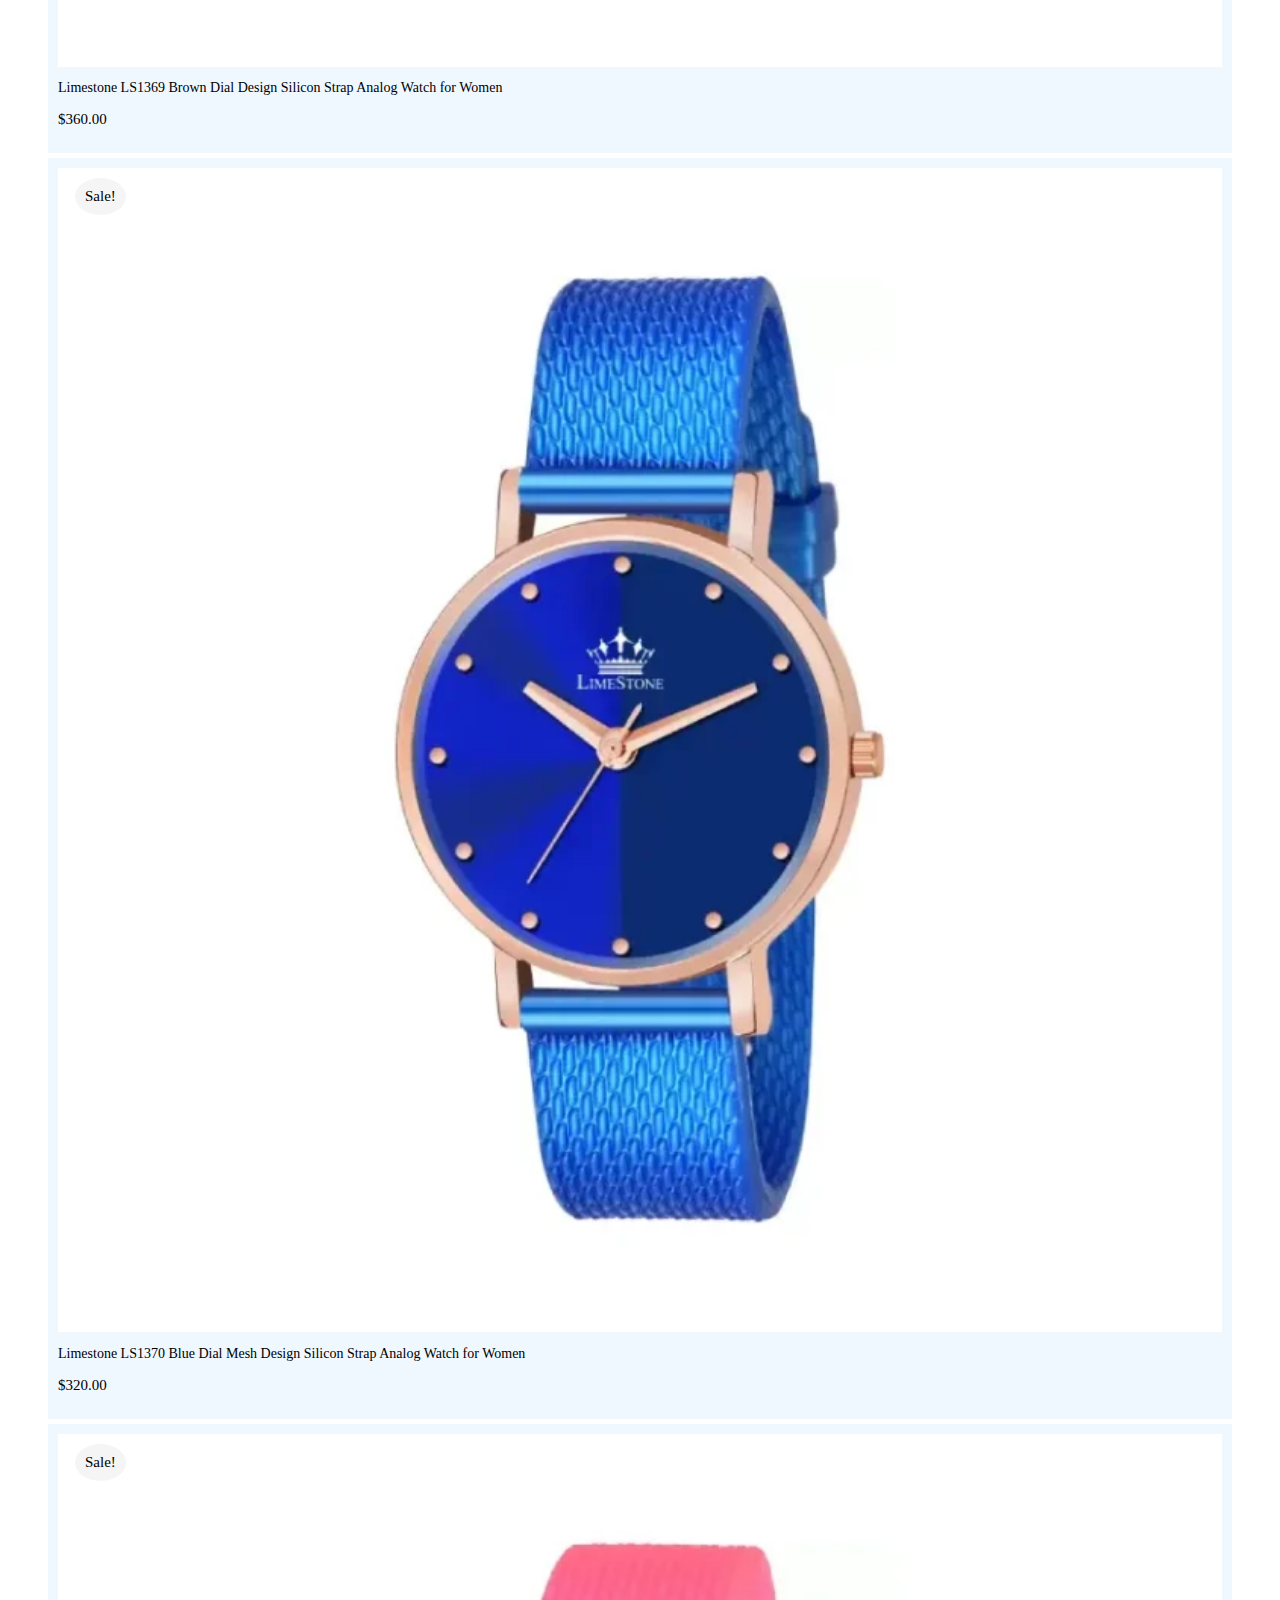
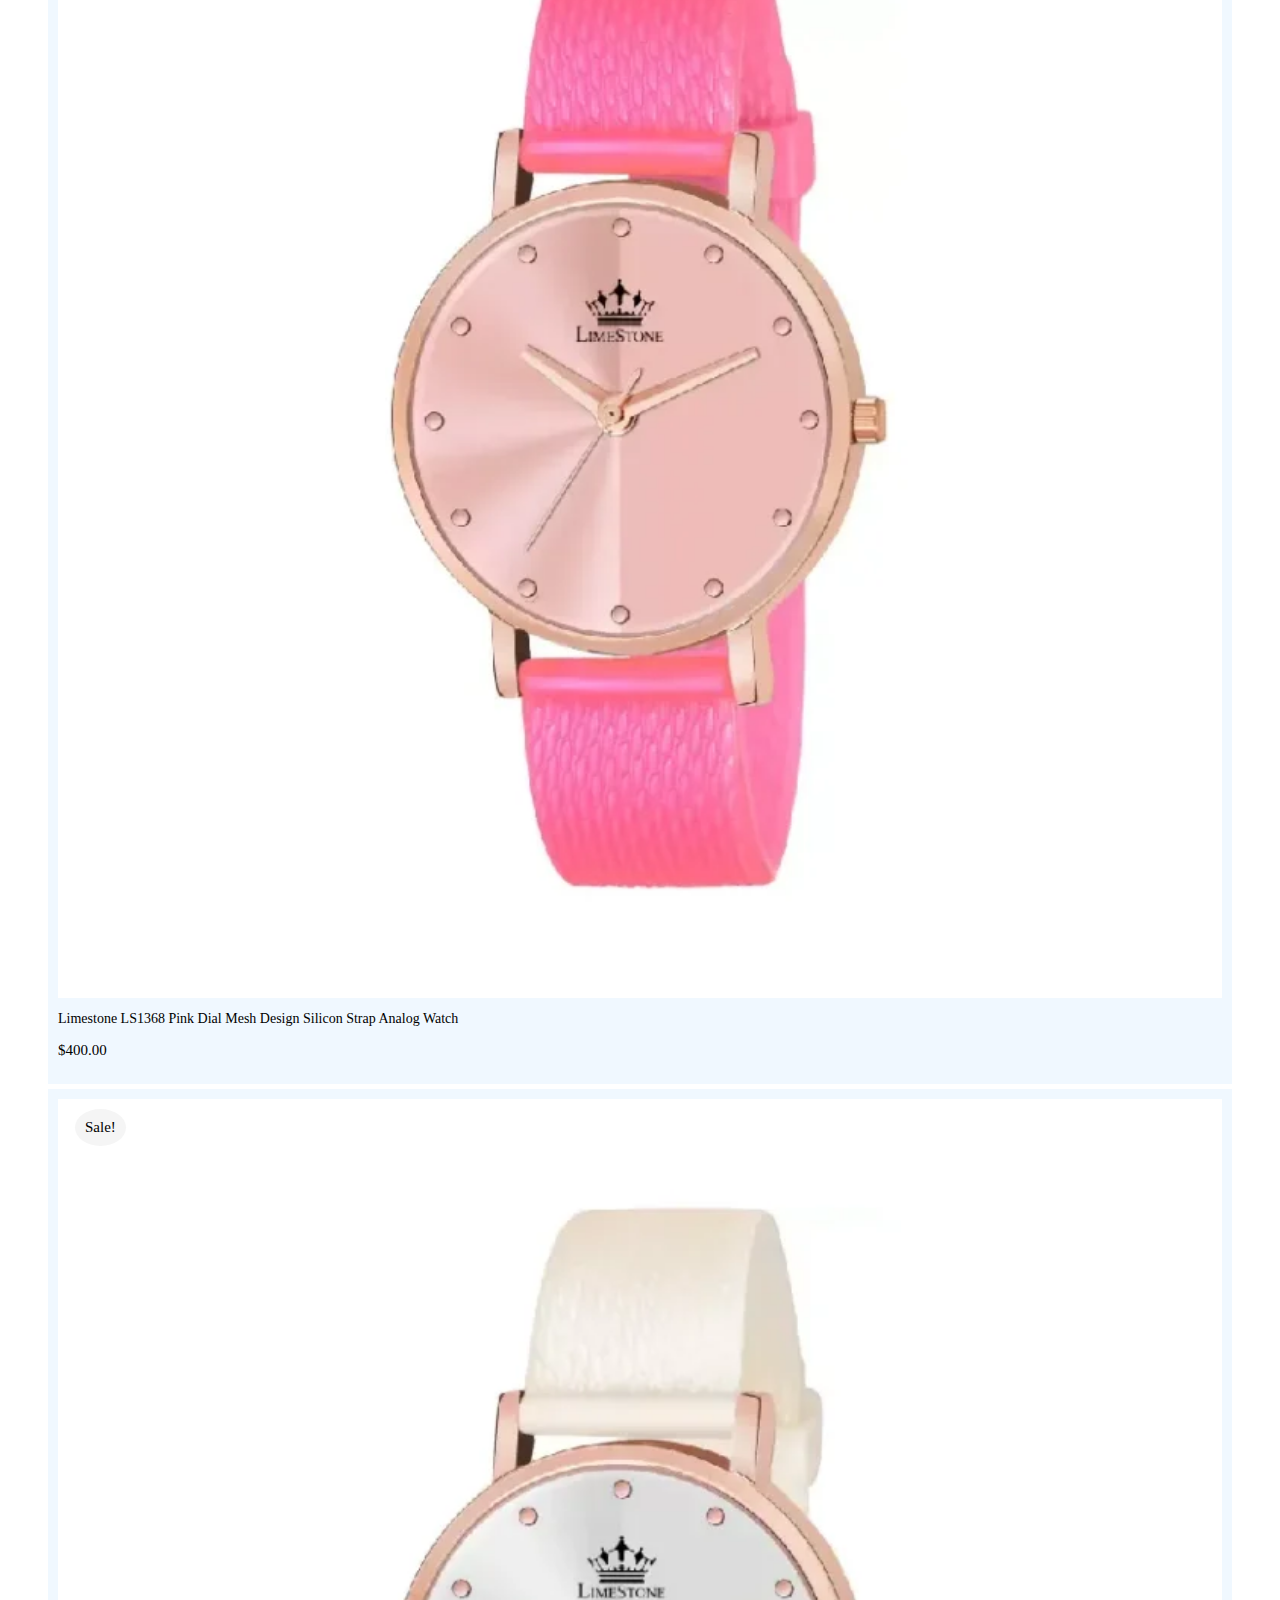
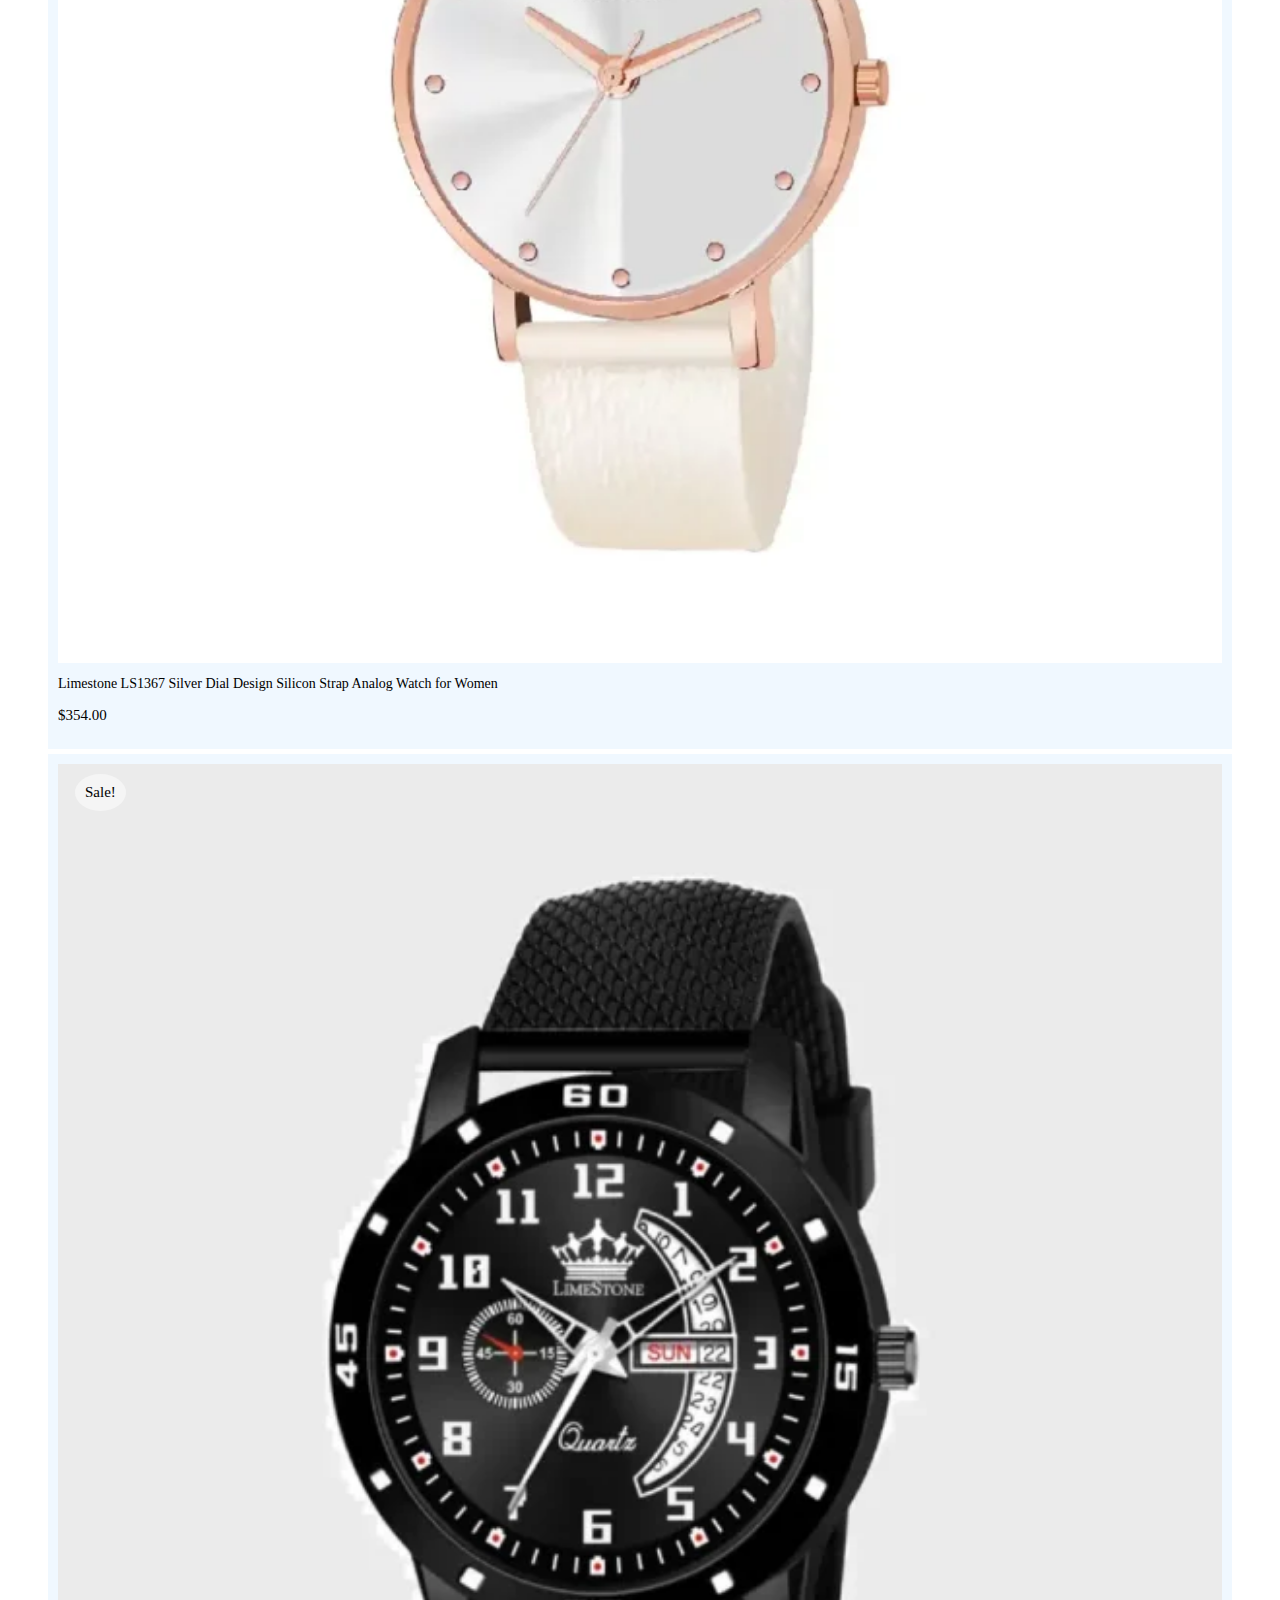
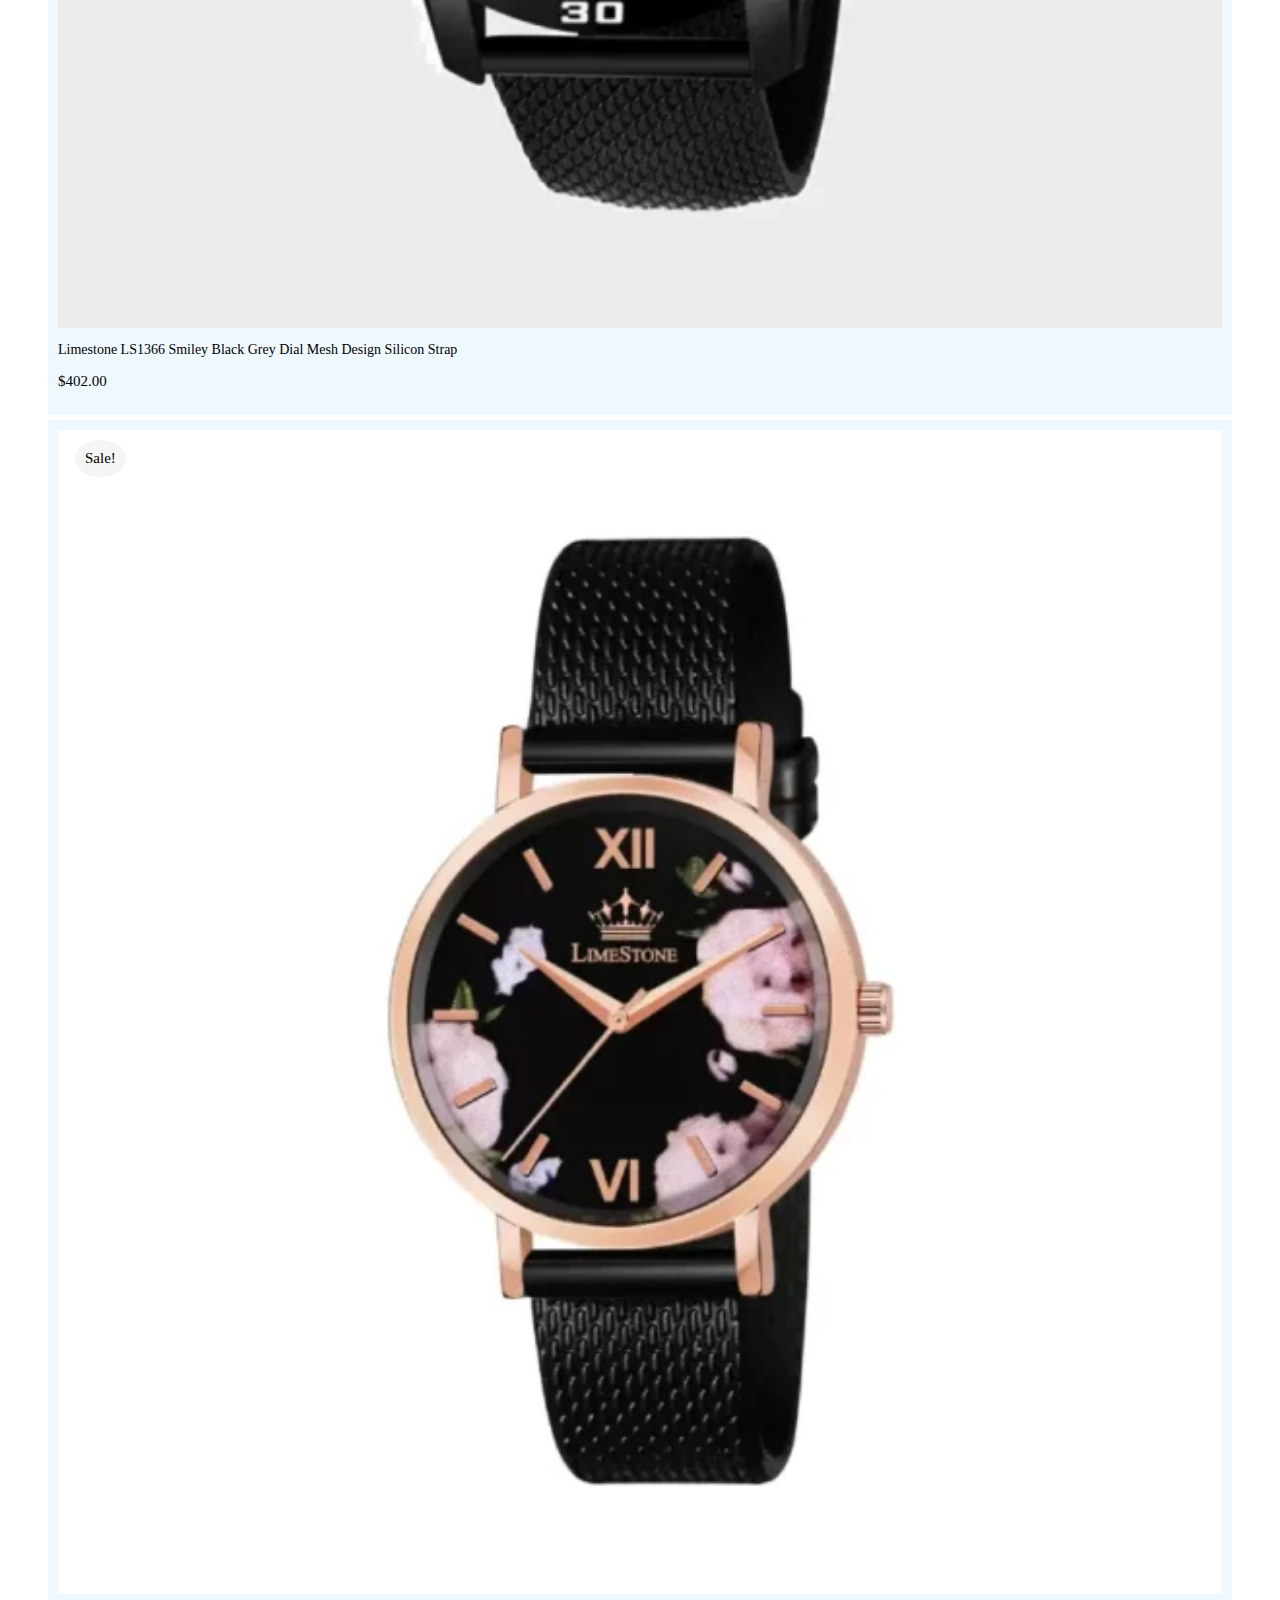
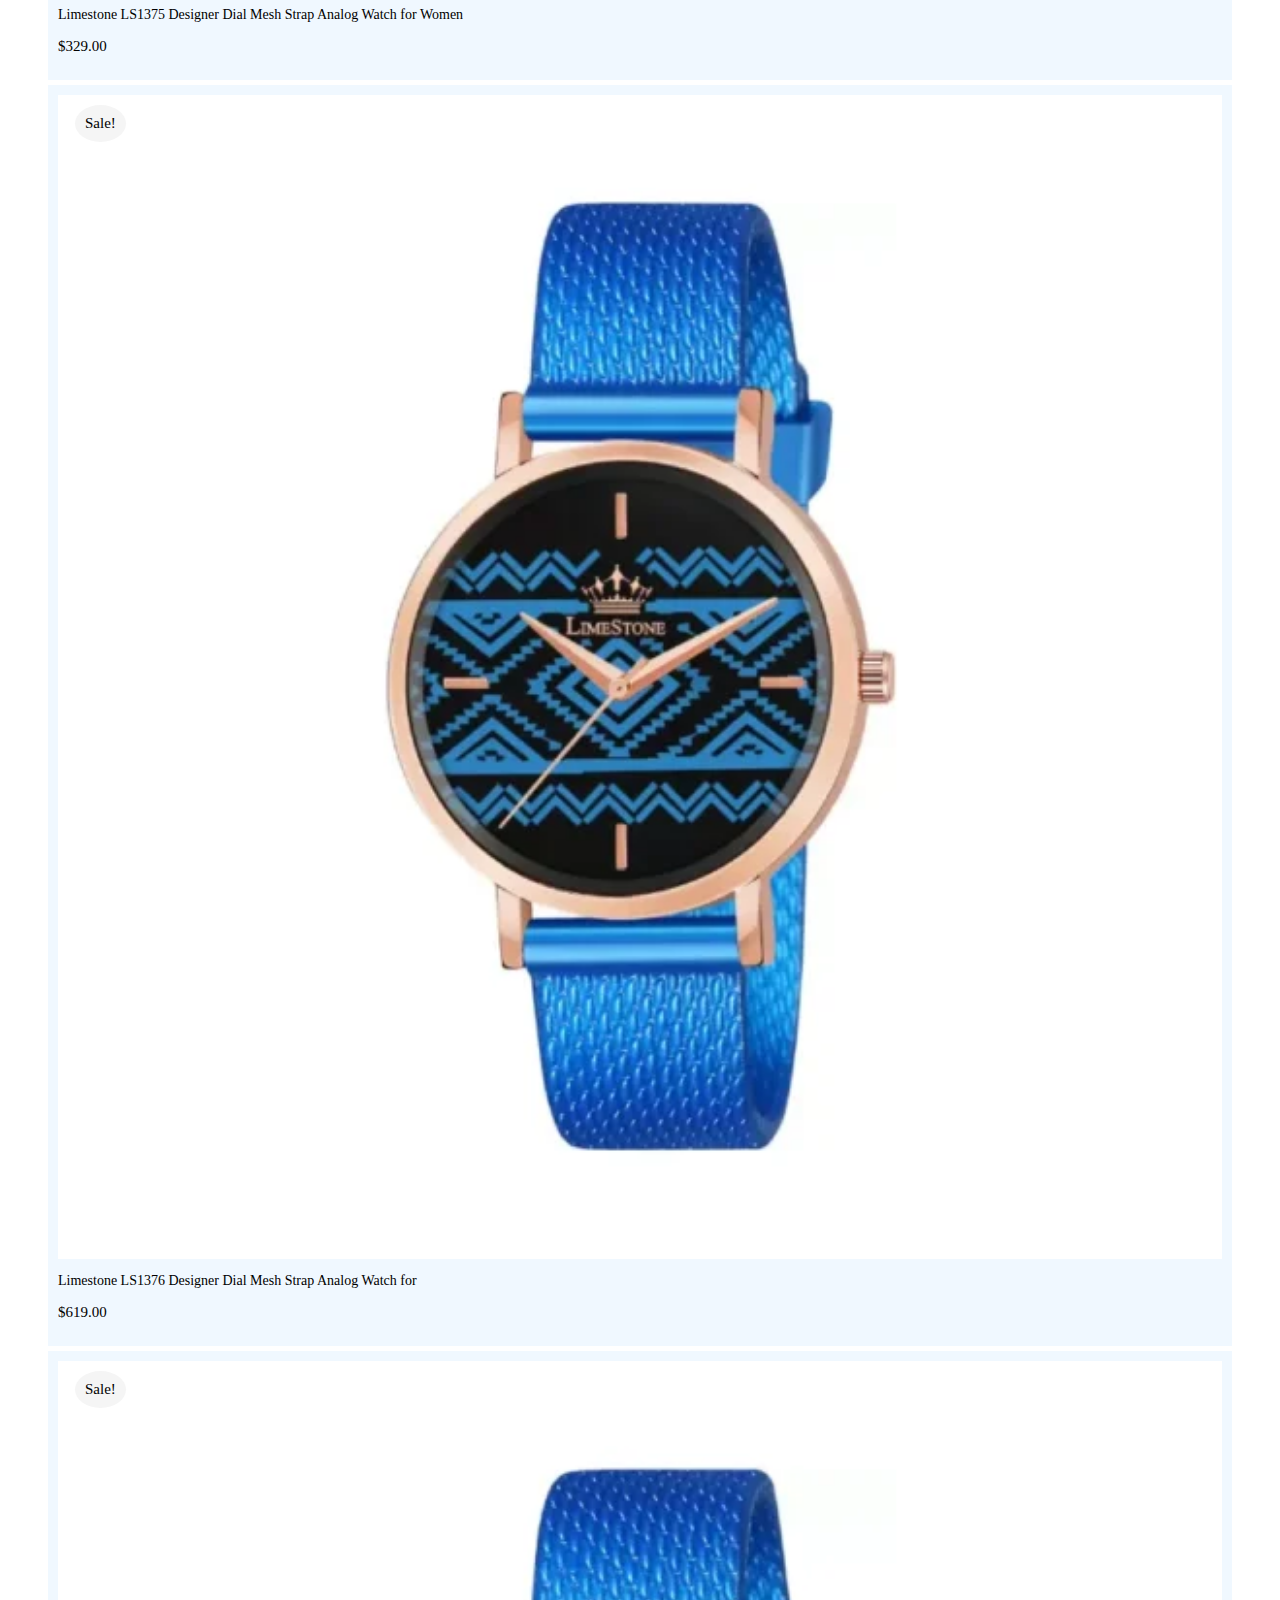
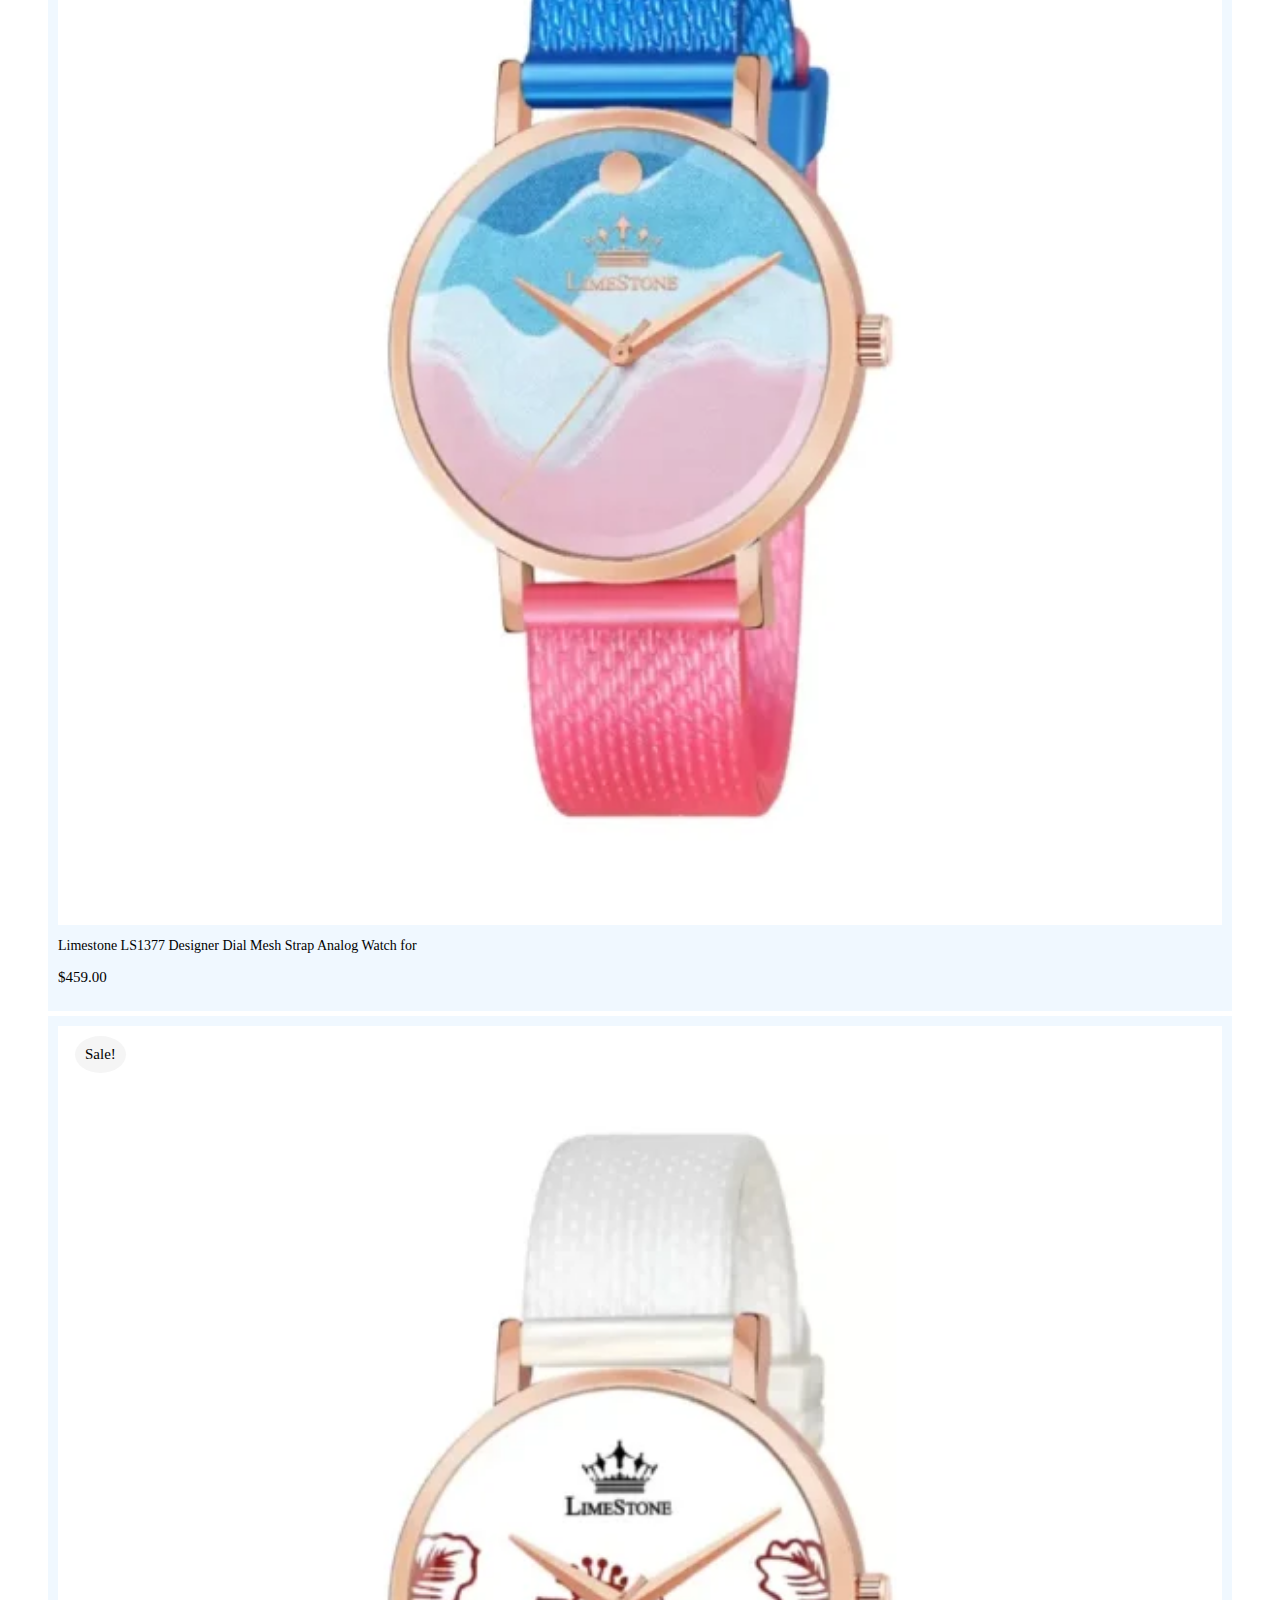
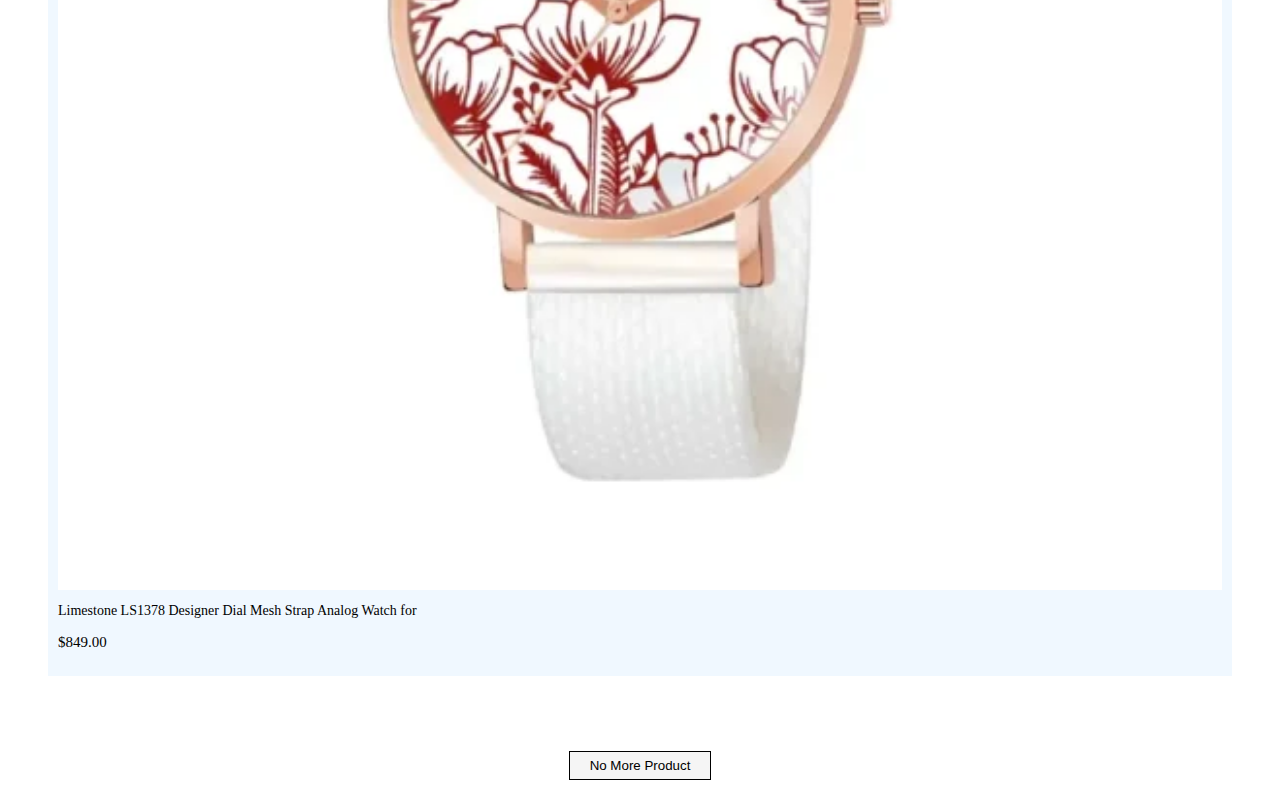
<file: women-watchs.html>
<!doctype html>
<html lang="en">
  <head>
    
    <meta charset="utf-8">
    <meta name="viewport" content="width=device-width, initial-scale=1">

    
    <link href="https://cdn.jsdelivr.net/npm/bootstrap@5.0.2/dist/css/bootstrap.min.css" rel="stylesheet" integrity="sha384-EVSTQN3/azprG1Anm3QDgpJLIm9Nao0Yz1ztcQTwFspd3yD65VohhpuuCOmLASjC" crossorigin="anonymous">
    <link rel="stylesheet" href="assest/css/index.css">
    <link rel="stylesheet" href="https://cdnjs.cloudflare.com/ajax/libs/font-awesome/6.7.2/css/all.min.css">


    <title>Limestone mens</title>
  </head>
  <body>
   
<header class="head" id="head-section">
        <div class="main">
            <div class="container">
                <div class="heading-nm">
                  <a href="index.html">
                    <h2>LIMESTONE</h2>
                    </a>
                  <nav>
                <ul id="nvi"> 
                    <li><a href="mans-watch.html" class="active">Mens Watchs</a></li>
                    <li><a href="women-watchs.html" class="active">Womens Watch</a></li>
                    <li><a href="#">Pendel</a></li>
                    <li><a href="#">New Collection</a></li>
                    <li><a href="#">About</a></li>

                    <li id="shop" onclick="Shop()"> <i class="fa-solid fa-cart-shopping"></i></li>
                   
                </ul>
                <li id="bar" onclick="Bar()"> <i class="fa-solid fa-bars"></i></li> 
                <li id="close" onclick="Close()"><i class="fa-solid fa-xmark"></i></li>
               
                  </nav>
                </div>
              </div>
        </div>
    </header>

    <div class="bcked-img">
                  <div class="man-section">
                        <div class="title-section">
                          <h1>Womens Watch</h1>
                          <p>Limestone Fashion - Womens Watch</p>
                        </div>
                  </div>
    </div>


    <div class="filter">
        <div class="container">
            <div class="filing">
                    <div class="filter-section">
                <button> <i class="fa-solid fa-bars"></i>Filter</button>
                    </div>
            

                <div class="sort">
              <button class="drop">Sort by latest<i class="fa-solid fa-angle-down"></i></button>
                </div>
            </div>

            <div class="row mb-3 mens-folder">
                    <div class="col-lg-3 col-mb-3 ">
                            <div class="mens-product">
                                <span>Sale!</span>
                                <img src="assest/images/watch-women.webp">
                                    <div class="men-info">
                                        <h1>Limestone LS1369 Brown Dial Design Silicon Strap Analog Watch for Women</h1>
                                        <p>$360.00</p>
                                    </div>
                            </div>
                    </div>

            <div class="col-lg-3 col-mb-3 ">
                    <div class="mens-product">
                        <span>Sale!</span>
                    <img src="assest/images/blue-dial-mesh.webp">
                         <div class="men-info">
                            <h1>Limestone LS1370 Blue Dial Mesh Design Silicon Strap Analog Watch for Women</h1>
                            <p>$320.00</p>
                        </div>
                    </div>
            </div>

                <div class="col-lg-3 col-mb-3 ">
                    <div class="mens-product">
                        <span>Sale!</span>
                    <img src="assest/images/pink.webp">
                         <div class="men-info">
                            <h1>Limestone LS1368 Pink Dial Mesh Design Silicon Strap Analog Watch</h1>
                            <p>$400.00</p>
                         </div>
                    </div>
                </div>

                <div class="col-lg-3 col-mb-3 ">
                    <div class="mens-product">
                        <span>Sale!</span>
                    <img src="assest/images/white.webp">
                        <div class="men-info">
                            <h1>Limestone LS1367 Silver Dial  Design Silicon Strap Analog Watch for Women</h1>
                            <p>$354.00</p>
                        </div>
                    </div>
                </div>

            <div class="col-lg-3 col-mb-3 ">
                    <div class="mens-product">
                        <span>Sale!</span>
                    <img src="assest/images/moon-phase.webp">
                        <div class="men-info">
                            <h1>Limestone LS1366 Smiley Black Grey Dial Mesh Design Silicon Strap</h1>
                            <p>$402.00</p>
                        </div>
                    </div>
            </div>

            <div class="col-lg-3 col-mb-3 ">
                    <div class="mens-product">
                        <span>Sale!</span>
                    <img src="assest/images/designer-dial.webp">
                        <div class="men-info">
                            <h1>Limestone LS1375 Designer Dial Mesh Strap Analog Watch for Women</h1>
                            <p>$329.00</p>
                        </div>
                    </div>
            </div>

            <div class="col-lg-3 col-mb-3 ">
                    <div class="mens-product">
                        <span>Sale!</span>
                    <img src="assest/images/sky.webp">
                        <div class="men-info">
                            <h1>Limestone LS1376 Designer Dial Mesh Strap Analog Watch for</h1>
                            <p>$619.00</p>
                        </div>
                    </div>
            </div>

            <div class="col-lg-3 col-mb-3 ">
                    <div class="mens-product">
                        <span>Sale!</span>
                    <img src="assest/images/limestone-pink.webp">
                        <div class="men-info">
                            <h1>Limestone LS1377 Designer Dial Mesh Strap Analog Watch for</h1>
                            <p>$459.00</p>
                    </div>
                        </div>
            </div>

            <div class="col-lg-3 col-mb-3 ">
                    <div class="mens-product">
                        <span>Sale!</span>
                    <img src="assest/images/white-mesh.webp">
                        <div class="men-info">
                            <h1>Limestone LS1378 Designer Dial Mesh Strap Analog Watch for</h1>
                            <p>$849.00</p>
                        </div>
                    </div>
            </div>

           
            </div>
        </div>
    </div>

    <div class="more" id="mor">
       <button onclick="More()">No More Product</button>
    </div>

   

        
    <script>
      function Bar(){
        barrr= document.getElementById("bar")
        barrr.style.display="none"
        uldata = document.getElementById("nvi")
        uldata.style.transform="translateX(0px)";
        opandata = document.getElementById("close")
        opandata.style.display="block"

      } 
      function Close(){
        barrr= document.getElementById("bar")
        barrr.style.display="block"
        uldata = document.getElementById("nvi")
        uldata.style.transform="translateX(-1000px)";
        opandata = document.getElementById("close")
        opandata.style.display="none"
      }
       
       function More(){
        setTimeout(()=>{
             window.location.href="index.html"
                    },2000)
        

      
      }
        </script>
   
  </body>
</html>
</file>
<file: assest/css/index.css>
.main {
    background: linear-gradient(60deg, #26b5ef, transparent);
}
.login {
    text-align: center;
    margin: auto;
    padding: 190px 10px;
}
.login a {
    text-decoration: none;
}
.login input {
    padding: 10px;
    border-radius: 10px;
    border: 1px solid cadetblue;
    outline: none;
}
.login h2 {
    font-size: 20px;
}
.login h4 {
    font-size: 13px;
}



.loging {
    background: linear-gradient(55deg, green, transparent);
    text-align: center;
    padding: 187px 15px;
    height: 100vh;
    
}
.loging h2 {
    font-size: 20px;
    font-family: cursive;
}
.loging input {
    padding: 10px 10px;
    border-radius: 10px;
    outline: none;
    border: none;
}
.loging button {
    padding: 10px 10px;
    border-radius: 10px;
    border: none;
    outline: none;
    transition: 0.5s;
    font-size: 15px;
    font-family: cursive;
}
.loging button:hover {
    background: green;
    color: blueviolet;
}
.heading-nm a {
    text-decoration: none;
    color: black;
}
.heading-nm h2 {
    font-size: 30px;
    font-family: serif;
    font-style: italic;
}
.heading-nm {
    display: flex;
    align-items: center;
}
nav ul {
    display: flex;
    list-style: none;
    justify-content: space-evenly;
    align-items: center;
}
nav ul li {
    padding: 10px 25px;
    font-size: 18px;
}
#nvi .active {
    color: red;
    transition: 0.5s;
}
ul#nvi li a:hover {
    color: red;
}
#bar {
    display: none;
}
#close{
    display: none;
    list-style: none;
}

.bck-img {
    background-image: url("../images/bcg.jpg");
    background-repeat: no-repeat;
    background-size: cover;
    height: 650px;
    width: 100%;
    background-position: top;
}
.title h1 {
    color: whitesmoke;
    padding: 100px 80px;
    text-align: center;
    margin-bottom: -87px;
    font-size: 40px;
    font-family: math;
}
.title p {
    color: white;
    text-align: center;
    font-size: 15px;
    font-family: cursive;
}
.sid-img {
    width: 100%;
    position: relative;
}
.sid-img img {
    width: 24%;
    height: 135px;
    position: absolute;
    left: 25px;
    bottom: -159px;
    border-radius: 10%;
    background: #FFFFFF0F;
}
.product {
    padding: 40px;
    background: beige;
}
.product-img img {
    width: 100%;
}
.product-img {
    position: relative;
}
.women-info {
    position: absolute;
    left: 53px;
    right: 52px;
    bottom: 0;
    background: hsla(0, 0%, 100%, 0.361);
    padding: 6px 0px;
    margin-bottom: 23px;
    border-radius: 10px;
}
.women-info h1 {
    font-size: 16px;
    text-align: center;
    font-family: emoji;
    color: whitesmoke;
    text-transform: uppercase;
}
.women-info p {
    color: black;
    text-align: center;
    font-size: 16px;
    font-family: emoji;
    font-weight: bolder;
}
.tread-info {
    padding: 40px;
}
.tread {
    text-align: center;
    background: black;
    color: white;
    padding: 6px 0px;
}
.tread h1 {
    font-size: 30px;
    font-family: monospace;
}
.tread-img img {
    width: 100%;
}
.tread-img:hover h5 {
    display: block;
    opacity: 1;
    visibility: visible;
}
.tread-img {
    position: relative;
    cursor: pointer;
    transition: 0.5s;
    background: #ececf254;
    padding: 10px;
    margin: 5px 0px;
    /* height: 350px; */
}
.tread-img span {
    background: black;
    color: white;
    padding: 2px 12px;
    position: absolute;
    top: 14px;
    border-radius: 10px;
    left: 30px;
    transition: 0.3s;
    cursor: pointer;
}
.tread-img span:hover {
    color: white;
    background: green;
}
.summery h2 {
    font-size: 11px;
    font-weight: 400;
}
.summery h3 {
    font-size: 19px;
}
.tread-img h5 {
    bottom: 97px;
    left: 13px;
    background: hsl(0deg 7.64% 73.78% / 47%);
    color: red;
    padding: 10px;
    border-radius: 11px;
    font-size: 15px;
    font-weight: 500;
    cursor: pointer;
    transition: 0.5s;
    text-align: center;
    display: none;
    position: absolute;
    width: 91%;
}
.tread-img h5:hover {
    background: red;
    color: white;
}


.eco-inner {
    background: linear-gradient(black);
    padding: 66px;
}
.inner img {
    width: 90%;
    border-radius: 57%;
}

.time {
    position: relative;
    display: flex;
    top: -42px;
    justify-content: center;
}
.time h2 {
    color: white;
    background: red;
    padding: 11px 35px;
    margin: -4px 0px;
    font-size: 25px;
    font-weight: 200;
}
.inner-summery {
    margin: 64px 0px;
}
.inner-summery h1 {
    color: red;
    font-size: 20px;
    font-weight: 200;
}
.deal h1 {
    color: whitesmoke;
    font-size: 34px;
}
.limestone h2 {
    font-size: 20px;
    margin: 29px 0px;
    color: white;
    font-weight: 200;
}
.limestone ul li {
    color: white;
    font-size: 17px;
    line-height: 33px;
}
.limestone h1 {
    color: whitesmoke;
    font-size: 21px;
    font-style: italic;
}
.limestone button {
    padding: 5px 7px;
    border: 5px solid red;
}


.bcked-img {
    background: #000000c9;
    padding: 100px;
}
.man-section {
    text-align: center;
}
.title-section h1 {
    
    color: white;
    font-size: 30px;
    font-family: none;
}
.title-section p {
    color: whitesmoke;
    font-size: 16px;
    font-family: auto;
    font-weight: 600;
}
.filter {
    padding: 40px;
}
.filing {
    display: flex;
    justify-content: space-between;
    align-items: center;
}
.filter-section button {
    background: red;
    padding: 5px 22px;
    border: none;
    color: white;
    font-size: 17px;
    font-weight: 600;
    transition: 0.5s;
    border-radius: 10%;
}
.filter-section button i {
    margin: 4px;
}
.filter-section button:hover {
    background: #b50202c2;
}
.sort button {
    background: none;
    border: none;
    color: gray;
    font-size: 16px;
}
.sort i {
    margin: 10px;
}
.mens-product img {
    width: 100%;
}
.mens-folder {
    padding: 10px 0px;
}
.men-info h1 {
    font-size: 14px;
    font-weight: 300;
}
.men-info p {
    font-size: 15px;
    font-weight: 500;
}
.mens-product {
    position: relative;
    background: aliceblue;
    padding: 10px;
    margin: 5px 0px;
    cursor: pointer;
}
.mens-product span {
    position: absolute;
    left: 27px;
    background: whitesmoke;
    padding: 10px 10px;
    border-radius: 65%;
    top: 20px;
    font-size: 15px;
}
.more {
    text-align: center;
    margin: 20px 0px;
}
.more button {
    background: whitesmoke;
    border: 1px solid;
    padding: 6px 20px;
}
.logout button {
    padding: 10px 10px;
    background-color: red;
    border-radius: 10%;
    margin: 25px;
}

@media (min-width: 320px) and (max-width:720px){

    nav ul {
    display: block;
}
nav ul li {
    padding: 10px 0px;
    font-size: 15px;
}
#bar {
    display: block;
    position: absolute;
    right: 19px;
    top: 6px;
}  
#close{
    display: none;
     position: absolute;
    right: 19px;
    top: 6px;
}


#nvi {
    position: absolute;
    background-color: lavenderblush;
    top: 40px;
    left: 0;
    width: 100%;
    transform: translateX(-1000px);
    transition: 0.5s;
}
.time h2 {
    color: white;
    background: red;
    padding: 7px 5px;
    margin: -4px 0px;
    font-size: 16px;
    font-weight: 200;
}
.summery h2 {
    font-size: 16px;
    font-weight: 400;
}
.time {
    display: flex;
    position: relative;
    top: -11px;
}
.inner img {
    width: 100%;
    border-radius: 57%;
}
.inner-summery {
    margin: 25px 0px;
}
.product-img img {
    width: 100%;
    margin: 10px 0px;
}
.tread-img span {
    background: black;
    color: white;
    padding: 2px 12px;
    position: absolute;
    top: 14px;
    border-radius: 10px;
    left: 30px;
    transition: 0.3s;
    cursor: pointer;
}
.tread-img h5 {
    bottom: 116px;
    left: 13px;
    background: hsl(0deg 7.64% 73.78% / 47%);
    color: red;
    padding: 10px;
    border-radius: 11px;
    font-size: 15px;
    font-weight: 500;
    cursor: pointer;
    transition: 0.5s;
    text-align: center;
    display: none;
    position: absolute;
    width: 91%;
}
.tread-img span:hover {
    color: white;
    background: green;
}
.sid-img img {
    width: 24%;
    height: 121px;
    position: absolute;
    left: 25px;
    bottom: -159px;
    border-radius: 10%;
    background: #FFFFFF0F;
}
.tread h1 {
    font-size: 23px;
    font-family: monospace;
}



}
</file>
